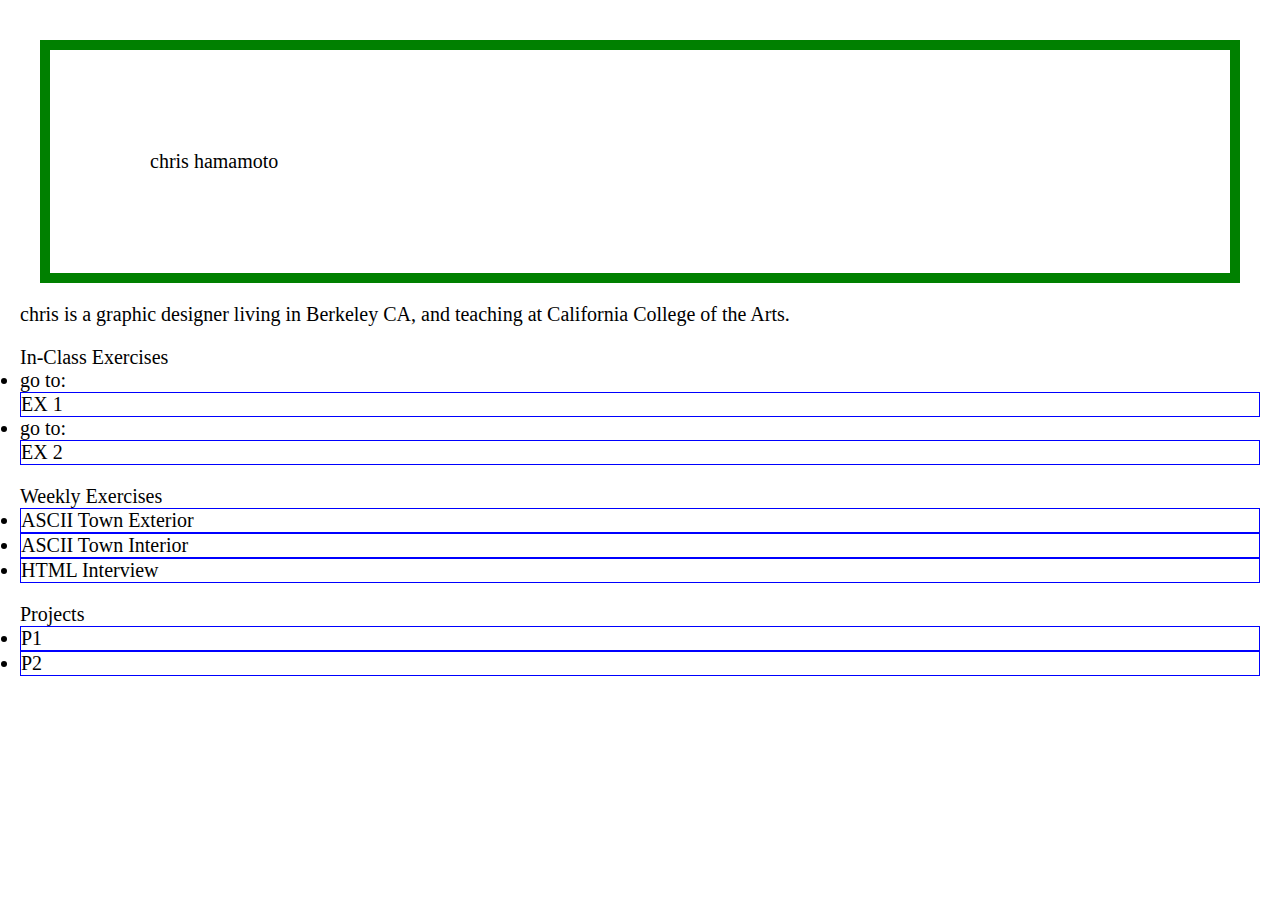
<file: index.html>
<!DOCTYPE html>
<html>

<head>
  <title>chris' Interactive 1 Site</title>
  <meta charset="utf-8" />    
  <link rel="stylesheet" type="text/css" href="css/main.css">

</head>

<body>

  <!-- this is where my code is-->
  <div id="container">
    
    <!-- about me-->
    <h1>chris hamamoto</h1>  
    <p class="desc">chris is a graphic designer living in Berkeley CA, and teaching at California College of the Arts.</p>
    
    <!-- my work -->
    <div id="exercises">
      <h3>In-Class Exercises</h3>

      <ul>
        <li>go to: <a href="#">EX 1</a></li>
        <li>go to: <a href="#">EX 2</a></li>
      </ul>
    
    </div>
    
    <div id="weekly-exercises">
      <h3>Weekly Exercises</h3>

      <ul>
        <li><a href="ascii-town/exterior-chrishamamoto.html">ASCII Town Exterior</a></li>
        <li><a href="ascii-town/interior-chrishamamoto.html">ASCII Town Interior</a></li>
        <li><a href="interview/exercise-interview-html.html">HTML Interview</a></li>
      </ul>
    
    </div>

    <div id="projects">
      <h3>Projects</h3>
    
      <ul>
        <li><a href="#">P1</a></li>
        <li><a href="#">P2</a></li>
      </ul>

    </div>
  </div>
</body>
</html>
</file>
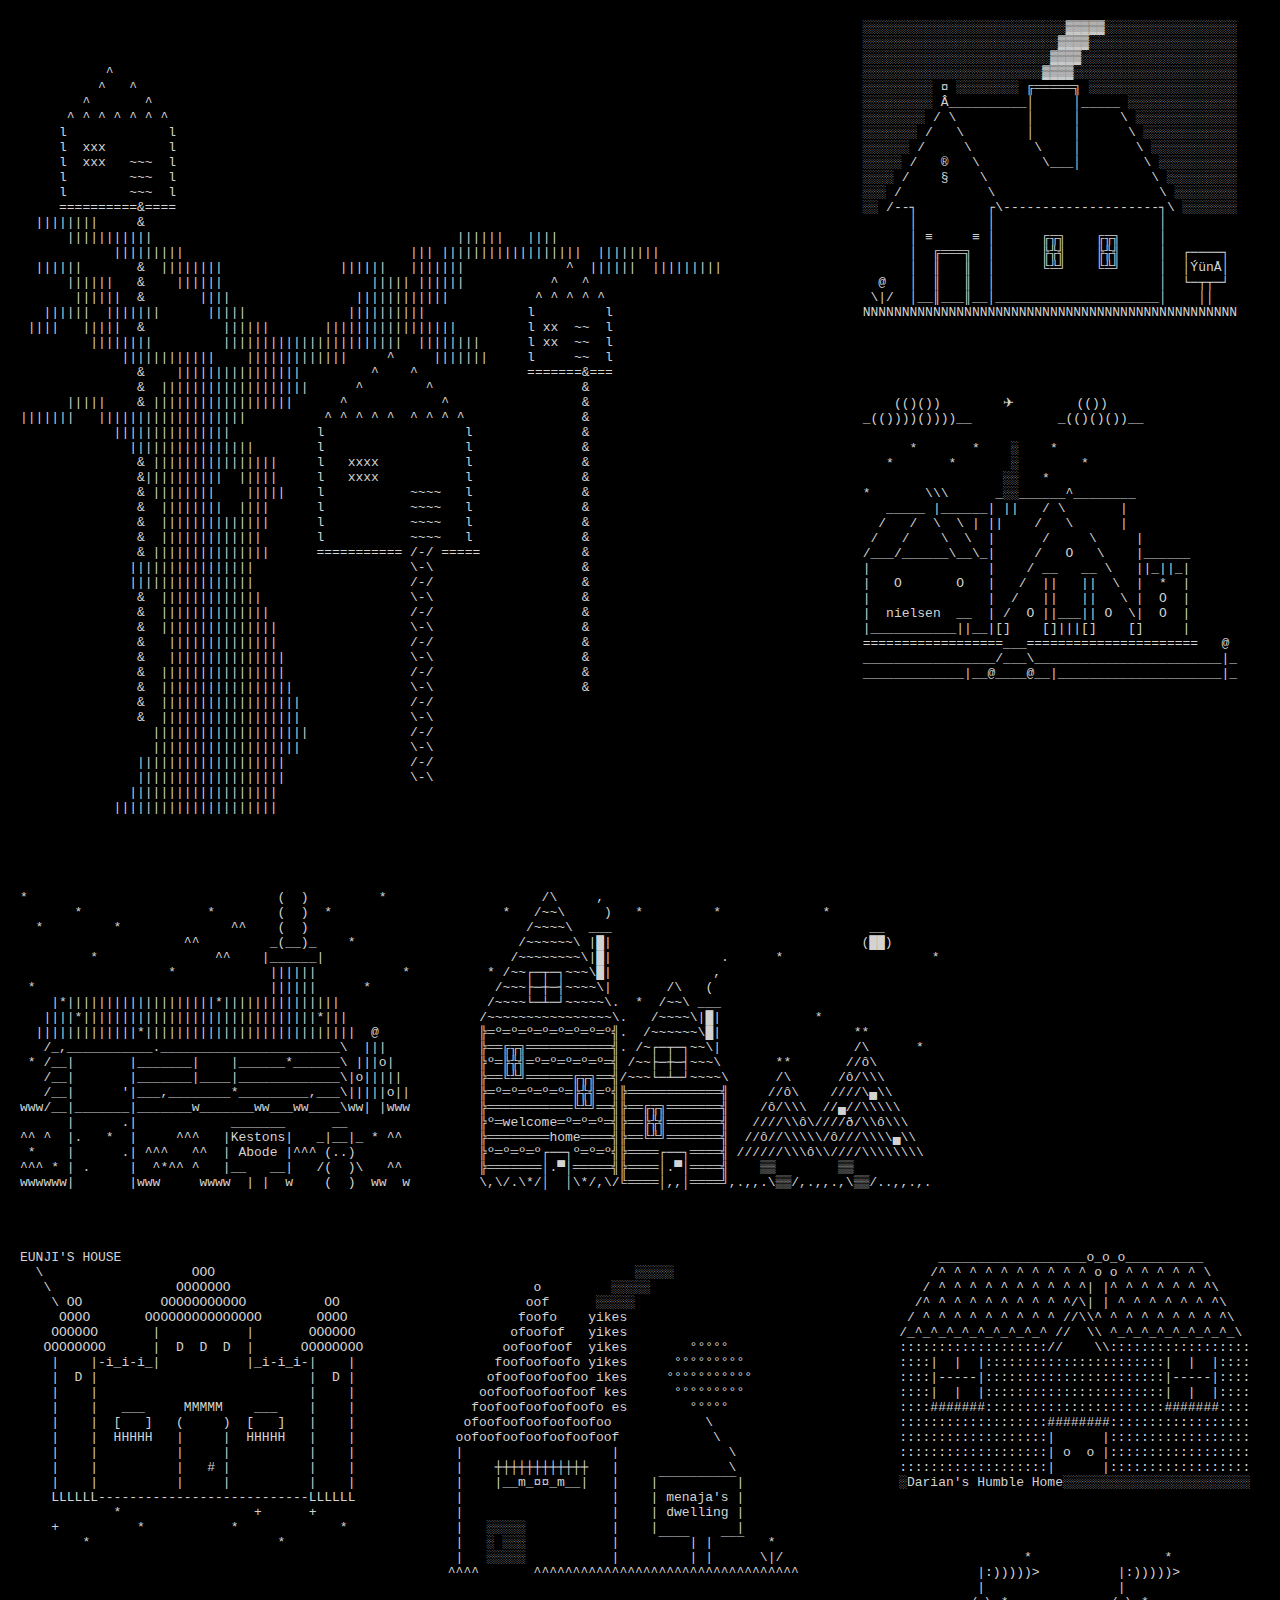
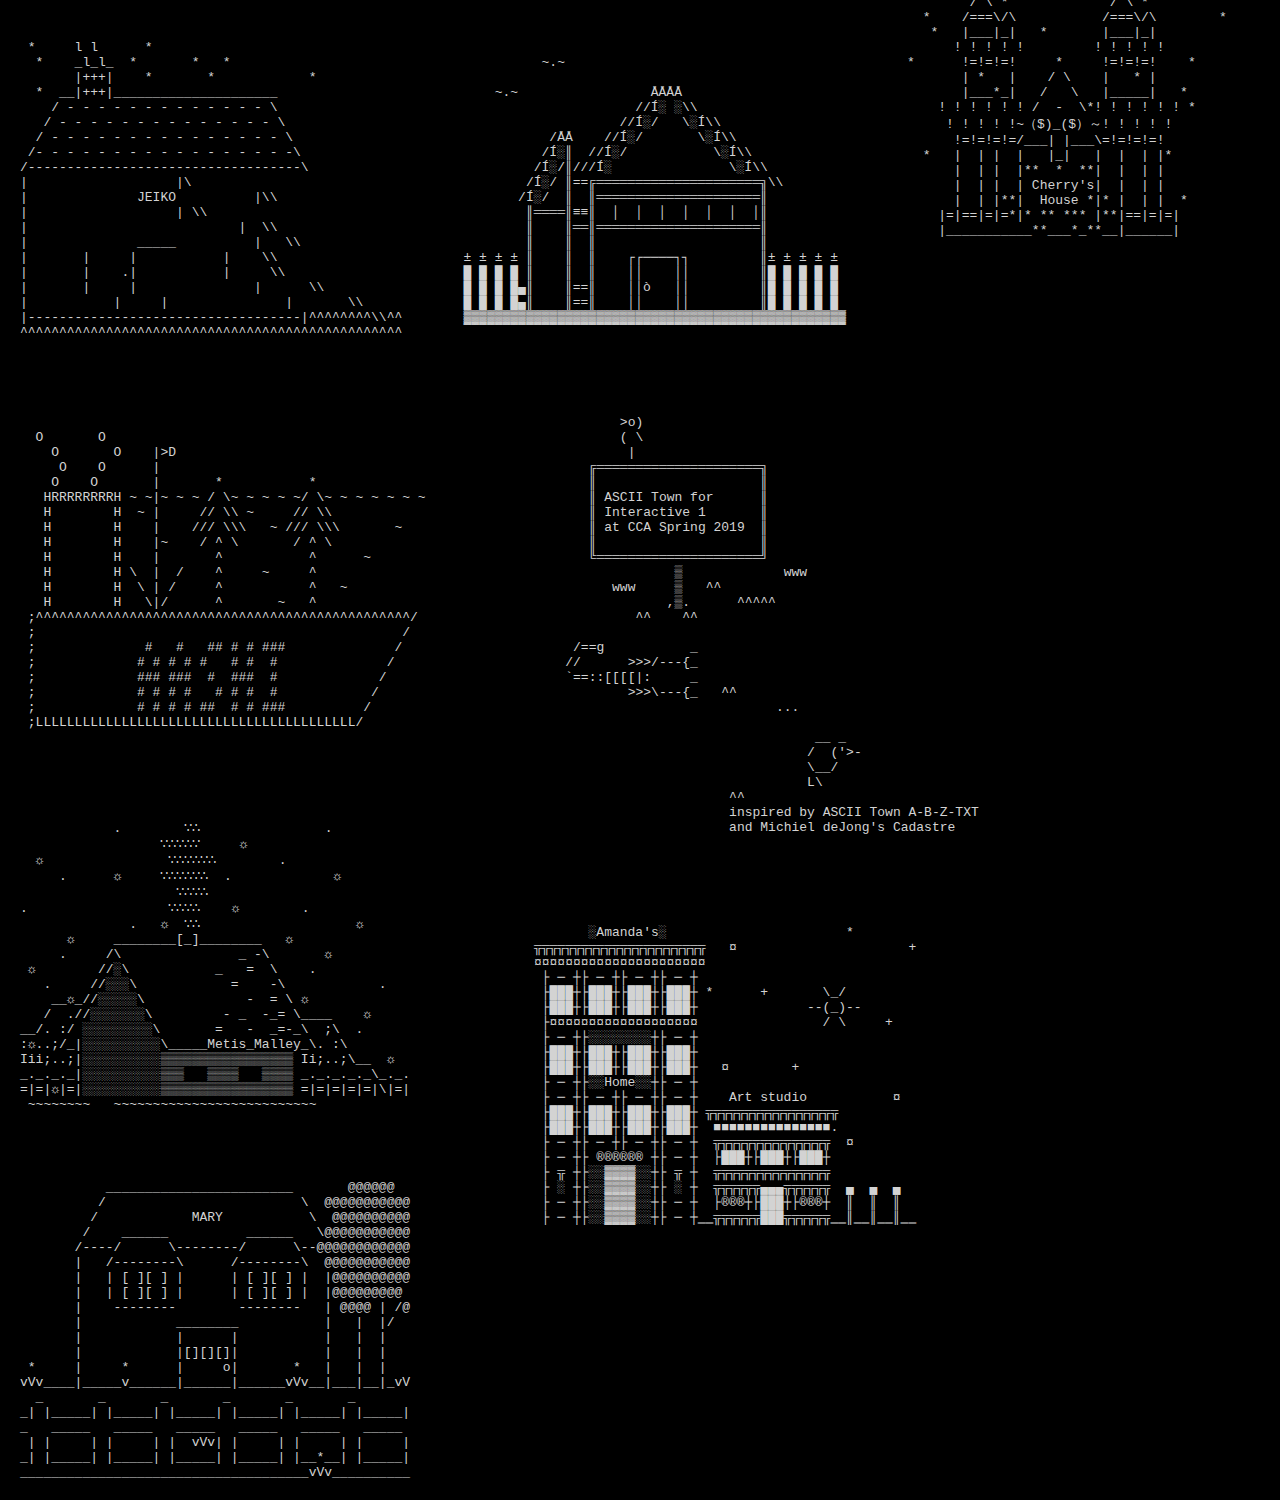
<file: ascii-town/index.html>
<!DOCTYPE html>
<html>
    <head>
        <meta http-equiv="X-UA-Compatible" content="IE=edge">
        <meta charset="utf-8">
        <meta name="viewport" content="width=device-width, initial-scale=1, shrink-to-fit=no">
        <meta name="description" content="">
        <meta name="author" content="">
        <title>CCA Spring 2019 Interactive 1: ASCII Town</title>
        <script src='http://cdnjs.cloudflare.com/ajax/libs/jquery/2.1.3/jquery.min.js'></script>
        <script src='assets/scripts.js'></script>
        <script src='assets/packery.pkgd.min.js'></script>
        <link rel="stylesheet" href="assets/main.css">
    </head>

  <body>
    <div id="town">
      <!-- house -->
      <div class="house">
        <a href="http://spring2019.designing.tools" target="_blank">
<pre>

       >o)
       ( \
        |
   ╔═════════════════════╗
   ║                     ║
   ║ ASCII Town for      ║
   ║ Interactive 1       ║
   ║ at CCA Spring 2019  ║
   ║                     ║
   ╚═════════════════════╝
              ▒             www
      www     ▒   ^^ 
             ,▒.      ^^^^^
         ^^    ^^   

 /==g           _
//      >>>/---{_
`==::[[[[|:     _
        >>>\---{_   ^^
                           ...

                                __ _
                               /  ('>-
                               \__/
                               L\
                     ^^ 
                     inspired by ASCII Town A-B-Z-TXT 
                     and Michiel deJong's Cadastre
                  

</pre>
        </a>
      </div>
      <!-- Nielson -->
      <div class="house">
        <a href="https://narenas1030.github.io/Interactive1/ASCII-TOWN/interior-nielsen-arenas.html" target="_blank">
<pre>
    (()())        ✈        (())
_(())))())))__           _(()()())__    

      *       *    ░    *         
   *       *       ░        * 
                  ░░   *   
*       \\\      _░░______^________    
   _____ |______| ||   / \       |
  /   /  \  \ | ||    /   \      |
 /   /    \  \  |      /     \     |
/___/______\__\_|     /   O   \    |______
|               |    / __   __ \   ||_||_|
|   O       O   |   /  ||   ||  \  |  *  |
|               |  /   ||   ||   \ |  O  |
|  nielsen  __  | /  O ||___|| O  \|  O  |
|___________||__|[]    []|||[]    []     | 
==================___======================   @
_________________/___\________________________|_
_____________|__@____@__|_____________________|_
</pre>
        </a>
      </div>
    
      <!-- Sirui -->
      <div class="house">
        <a href="https://sirius33.github.io/interactive1/ASCII/interior-sirui.html" target="_blank">
<pre>
    

                                                       
           ^
          ^   ^
        ^       ^
      ^ ^ ^ ^ ^ ^ ^
     l             l
     l  xxx        l
     l  xxx   ~~~  l
     l        ~~~  l
     l        ~~~  l
     ==========&====
  ||||||||     &                                                  
      |||||||||||                                       ||||||   ||||
            |||||||||                             ||| ||||||||||||||||||  ||||||||
  ||||||       &  ||||||||               ||||||   |||||||             ^  ||||||  |||||||||          
      ||||||   &    ||||||                   ||||| ||||||           ^   ^ 
       ||||||  &       ||||                ||||||||||||           ^ ^ ^ ^ ^  
   ||||||  |||||||      |||||             ||||||||||             l         l     
 ||||   |||||  &          ||||||       |||||||||||||||||         l xx  ~~  l
         ||||||||         |||||||||||||||||||||||  ||||||||      l xx  ~~  l
             ||||||||||||    |||||||||||||     ^     |||||||     l     ~~  l
               &    ||||||||||||||||         ^    ^              =======&===
               &  |||||||||||||||||||      ^        ^                   &
      |||||    & ||||||||||||||||||      ^            ^                 &
|||||||   |||||||||||||||||||          ^ ^ ^ ^ ^  ^ ^ ^ ^               &
            |||||||||||||||           l                  l              &
              ||||||||||||||||        l                  l              &
               & ||||||||||||||||     l   xxxx           l              &
               &||||||||||  |||||     l   xxxx           l              &
               & ||||||||    |||||    l           ~~~~   l              &
               &  ||||||||  ||||      l           ~~~~   l              &
               &  ||||||||||||||      l           ~~~~   l              &
               &  |||||||||||||       l           ~~~~   l              &
               & |||||||||||||||      =========== /-/ =====             &
              ||||||||||||||||                    \-\                   &
              ||||||||||||||||                    /-/                   &
               &  |||||||||||||                   \-\                   &
               &  ||||||||||||||                  /-/                   &
               &  |||||||||||||||                 \-\                   &
               &   ||||||||||||||                 /-/                   &
               &   |||||||||||||||                \-\                   & 
               &  ||||||||||||||||                /-/                   & 
               &  |||||||||||||||||               \-\                   &
               &  ||||||||||||||||||              /-/                   
               &  ||||||||||||||||||              \-\                   
                 ||||||||||||||||||||             /-/                   
                 |||||||||||||||||||              \-\                   
               |||||||||||||||||||                /-/                   
               |||||||||||||||||||                \-\                   
              |||||||||||||||||||                                   
            |||||||||||||||||||||           

</pre>
        </a>
      </div>
      
      <!-- Jeiko -->
      <div class="house">
        <a href="https://jdasilveira.github.io/interactive1/ASCII/jeikoInterior1.html" target="_blank">
<pre>
 *     l l      *
  *    _l_l_  *       *   *  
       |+++|    *       *            *
  *  __|+++|_____________________
    / - - - - - - - - - - - - - \
   / - - - - - - - - - - - - - - \
  / - - - - - - - - - - - - - - - \
 /- - - - - - - - - - - - - - - - -\
/-----------------------------------\
|                   |\
|              JEIKO          |\\
|                   | \\
|                           |  \\
|              _____          |   \\
|       |     |           |    \\
|       |    .|           |     \\
|       |     |               |      \\
|           |     |               |       \\
|-----------------------------------|^^^^^^^^\\^^
^^^^^^^^^^^^^^^^^^^^^^^^^^^^^^^^^^^^^^^^^^^^^^^^^
</pre>
        </a>
      </div>
      
      <!-- Menaja -->
      <div class="house">
        <a href="https://menaja.github.io/interactive1/ASCII-town/interior-menajaganesh.html" target="_blank">
<pre>                        
                           ░░░░░
              o         ░░░░░ 
             oof      ░░░░░                 
            foofo    yikes
           ofoofof   yikes          
          oofoofoof  yikes        °°°°°
         foofoofoofo yikes      °°°°°°°°° 
        ofoofoofoofoo ikes     °°°°°°°°°°°         
       oofoofoofoofoof kes      °°°°°°°°°
      foofoofoofoofoofo es        °°°°°
     ofoofoofoofoofoofoo            \
    oofoofoofoofoofoofoof            \
    |                   |              \
    |    ┼┼┼┼┼┼┼┼┼┼┼┼   |              \
    |    |__m_¤¤_m__|   |    |¯¯¯¯¯¯¯¯¯¯|
    |                   |    | menaja's |
    |                   |    | dwelling |
    |   ░░░░░           |    |          |
    |   ░ ░░░           |     ¯¯¯¯| | ¯¯¯   *
    |   ░░░░░           |         | |      \|/
   ^^^^       ^^^^^^^^^^^^^^^^^^^^^^^^^^^^^^^^^^
</pre>
        </a>
      </div>  
      
      <!-- Keston -->
      <div class="house">
        <a href="https://kestonc.github.io/interactive1/ASCII-TOWN/interior-kestonhindscruz.html" target="_blank">
<pre>
*                                (  )         *  
       *                *        (  )  *        
  *         *              ^^    (  )
                     ^^         _(__)_    *
         *               ^^    |______|
                   *            ||||||           *
 *                              ||||||      *  
    |*|||||||||||||||||||*|||||||||||||||
   ||||*||||||||||||||||||||||||||||||*|||   
  |||||||||||||*|||||||||||||||||||||||||||  @
   /_,___________._______________________\  |||
 * /__|       |_______|    |______*______\ |||o|
   /__|       |_______|____|_____________\|o|||||
   /__|      '|___,________*_________,___\|||||o|| 
www/__|_______|_______w_______ww___ww____\ww| |www
      |      .|            _______      __
^^ ^  |.   *  |     ^^^   |Kestons|   _|__|_ * ^^
 *    |      .| ^^^   ^^  | Abode |^^^ (..)
^^^ * | .     |  ^*^^ ^   |__   __|   /(  )\   ^^
wwwwww|       |www     wwww  | |  w    (  )  ww  w
</pre>
        </a>
      </div>  
      
      <!-- Tia -->
      <div class="house">
        <a href="https://tiahuang.github.io/interactive1/ASCII-TOWN/interior-tiahuang.html" target="_blank">
<pre>

          ~.~

    ~.~                 ÅÅÅÅ         
                      //Í░ ░\\
                    //Í░/   \░Í\\ 
           /ÅÅ    //Í░/       \░Í\\ 
          /Í░║  //Í░/           \░Í\\ 
         /Í░/║///Í░               \░Í\\ 
        /Í░/ ║==╔═════════════════════╗\\
       /Í░/  ║  ║═════════════════════║
        ║════║≡≡║  │  │  │  │  │  │  │║
        ║    ║══║═════════════════════║
        ║    ║  ║                     ║
± ± ± ± ║    ║  ║    ┌┌────┐┐         ║± ± ± ± ±
█ █ █ █ ║    ║  ║    ││    ││         ║█ █ █ █ █
█ █ █ █▄║    ║==║    ││ò   ││         ║█ █ █ █ █
█ █ █ █▄║    ║==║    ││    ││         ║█ █ █ █ █
▓▓▓▓▓▓▓▓▓▓▓▓▓▓▓▓▓▓▓▓▓▓▓▓▓▓▓▓▓▓▓▓▓▓▓▓▓▓▓▓▓▓▓▓▓▓▓▓▓

</pre>
        </a>
      </div>        
      
      <!-- Yuna -->
      <div class="house">
        <a href="https://yunih.github.io/interactive1/ASCII-TOWN/interior-yunahwang.html" target="_blank">
<pre>
░░░░░░░░░░░░░░░░░░░░░░░░░░▓▓▓▓▓░░░░░░░░░░░░░░░░░
░░░░░░░░░░░░░░░░░░░░░░░░░▓▓▓▓░░░░░░░░░░░░░░░░░░░
░░░░░░░░░░░░░░░░░░░░░░░░▓▓▓▓░░░░░░░░░░░░░░░░░░░░
░░░░░░░░░░░░░░░░░░░░░░░▓▓▓▓░░░░░░░░░░░░░░░░░░░░░
░░░░░░░░░ ¤ ░░░░░░░░ ╔═════╗ ░░░░░░░░░░░░░░░░░░░
░░░░░░░░░ Â__________│     │_____ ░░░░░░░░░░░░░░
░░░░░░░░ / \         │     │     \ ░░░░░░░░░░░░░
░░░░░░░ /   \        │     │      \ ░░░░░░░░░░░░
░░░░░░ /     \        \    │       \ ░░░░░░░░░░░
░░░░░ /   ®   \        \___│        \ ░░░░░░░░░░
░░░░ /    §    \                     \ ░░░░░░░░░
░░░ /           \                     \ ░░░░░░░░
░░ /--┐         ┌\--------------------┐\ ░░░░░░░
      │         │                     │
      │ ≡     ≡ │      ╔╦╗    ╔╦╗     │
      │  ╔═══╗  │      ╠╬╣    ╠╬╣     │  ┌────┐
      │  ║   ║  │      ╚╩╝    ╚╩╝     │  │ÝünÅ│
  @   │  ║   ║  │                     │  └─┬┬─┘ 
 \|/  │__║___║__│_____________________│    ││
NNNNNNNNNNNNNNNNNNNNNNNNNNNNNNNNNNNNNNNNNNNNNNNN

</pre>
        </a>
      </div> 
      
      <!-- Jennifer -->
      <div class="house">
        <a href="https://jenniferjang9.github.io/interactive1/ASCII-TOWN/interior-jenniferjang.html" target="_blank">
<pre>
        /\     ,
   *   /~~\     )   *         *             *
      /~~~~\  ___                                 __
     /~~~~~~\ |█|                                (██)
    /~~~~~~~~\|█|              .      *                   *
 * /~~┌─┬─┐~~~\█|             ,
  /~~~├─┼─┤~~~~\|       /\   (
 /~~~~└─┴─┘~~~~~\.  *  /~~\ ___ 
/~~~~~~~~~~~~~~~~\.   /~~~~\|█|            *    
╠═º═º═º═º═º═º═º═º╣.  /~~~~~~\█|                 ** 
╠══╔╦╗═══════════╣. /~┌─┬─┐~~\|                 /\      *
╠º═╠╬╣═º═º═º═º═º═╣ /~~├─┼─┤~~~\       **       //ô\
╠══╚╩╝══════╔╦╗══╣/~~~└─┴─┘~~~~\      /\      /ô/\\\
╠═º═º═º═º═º═╠╬╣═º╣╠════════════╣     //ô\    ////\▄\\   
╠═══════════╚╩╝══╣╠══╔╦╗═══════╣    /ô/\\\  //▄//\\\\\
╠º═welcome═º═º═º═╣╠══╠╬╣═══════╣   ////\\ô\////ð/\\ô\\\    
╠════════home════╣╠══╚╩╝═══════╣  //ô//\\\\\/ô///\\\\▄\\   
╠º═º═º═º┌──┐º═º═º╣╠════┌──┐════╣ //////\\\ô\\////\\\\\\\\
╠═══════│.▀│═════╣╠════│.▀│════╣    ▒▒        ▒▒  
\,\/.\*/│  │\*/,\/╚════│,,│════╝,.,,.\▒▒/,.,,.,\▒▒/..,,.,.  
</pre>
        </a>
      </div> 
      
      <!-- Aashi -->
      <div class="house">
        <a href="https://aashijhaveri.github.io/interactive1/ASCII-town/interior-aashijhaveri.html" target="_blank">
<pre>

  
  O       O
    O       O    |>D       
     O    O      |         
    O    O       |       *           * 
   HRRRRRRRRH ~ ~|~ ~ ~ / \~ ~ ~ ~ ~/ \~ ~ ~ ~ ~ ~ ~
   H        H  ~ |     // \\ ~     // \\
   H        H    |    /// \\\   ~ /// \\\       ~
   H        H    |~    / ^ \       / ^ \
   H        H    |       ^           ^      ~    
   H        H \  |  /    ^     ~     ^   
   H        H  \ | /     ^           ^   ~
   H        H   \|/      ^       ~   ^
 ;^^^^^^^^^^^^^^^^^^^^^^^^^^^^^^^^^^^^^^^^^^^^^^^^/
 ;                                               /
 ;              #   #   ## # # ###              /
 ;             # # # # #   # #  #              /
 ;             ### ###  #  ###  #             /
 ;             # # # #   # # #  #            /
 ;             # # # # ##  # # ###          /                 
 ;LLLLLLLLLLLLLLLLLLLLLLLLLLLLLLLLLLLLLLLLL/

</pre>
        </a>
      </div> 
      
      <!-- Amanda -->
      <div class="house">
        <a href="https://amandaleeplease.github.io/interactive1/ASCII-town/interior-amandalee.html" target="_blank">
<pre>
       ░Amanda's░                       *
╦╦╦╦╦╦╦╦╦╦╦╦╦╦╦╦╦╦╦╦╦╦   ¤                      +
¤¤¤¤¤¤¤¤¤¤¤¤¤¤¤¤¤¤¤¤¤¤                      
 ├ ─ ┼├ ─ ┼├ ─ ┼├ ─ ┼                 
 ├███┼├███┼├███┼├███┼ *      +       \_/     
 ├███┼├███┼├███┼├███┼              --(_)--        
 ├¤¤¤¤¤¤¤¤¤¤¤¤¤¤¤¤¤¤¤                / \     + 
 ├ ─ ┼├░░░░░░░░┼├ ─ ┼                  
 ├███┼├███┼├███┼├███┼                 
 ├███┼├███┼├███┼├███┼   ¤        +
 ├ ─ ┼├░░Home░░┼├ ─ ┼            
 ├ ─ ┼├ ─ ┼├ ─ ┼├ ─ ┼    Art studio           ¤
 ├███┼├███┼├███┼├███┼ ╦╦╦╦╦╦╦╦╦╦╦╦╦╦╦╦╦
 ├███┼├███┼├███┼├███┼  ■■■■■■■■■■■■■■■.          
 ├ ─ ┼├ ─ ┼├ ─ ┼├ ─ ┼  ╦╦╦╦╦╦╦╦╦╦╦╦╦╦╦  ¤
 ├ ─ ┼├ ®®®®®® ┼├ ─ ┼  ├███┼├███┼├███┼     
 ├ ╦ ┼├░░▓▓▓▓░░┼├ ╦ ┼  ╦╦╦╦╦╦╦╦╦╦╦╦╦╦╦  
 ├ ░ ┼├░░▓▓▓▓░░┼├ ░ ┼  ╦╦╦╦╦╦▄▄▄╦╦╦╦╦╦  ▄  ▄  ▄
 ├ ─ ┼├░░▓▓▓▓░░┼├ ─ ┼  ├®®®┼├███┼├®®®┼  ║  ║  ║ 
 ├ ─ ┼├░░▓▓▓▓░░┼├ ─ ┼‗‗╦╦╦╦╦╦███╦╦╦╦╦╦‗‗║‗‗║‗‗║‗‗
 </pre>
        </a>
      </div> 

      <!-- Eunji -->
      <div class="house">
        <a href="https://eunjileeeunji.github.io/interactive1/ASCII-TOWN/interior-eunjilee.html" target="_blank">
<pre>
EUNJI'S HOUSE
  \                   OOO
   \                OOOOOOO
    \ OO          OOOOOOOOOOO          OO
     OOOO       OOOOOOOOOOOOOOO       OOOO
    OOOOOO       |           |       OOOOOO
   OOOOOOOO      |  D  D  D  |      OOOOOOOO
    |    |-i_i-i_|           |_i-i_i-|    |
    |  D |                           |  D |
    |    |                           |    |
    |    |   ___     MMMMM    ___    |    |
    |    |  [   ]   (     )  [   ]   |    |
    |    |  HHHHH   |     |  HHHHH   |    |
    |    |          |     |          |    |
    |    |          |   # |          |    |
    |    |          |     |          |    |
    LLLLLL---------------------------LLLLLL
            *                 +      +     
    +          *           *             *
        *                        *
</pre>
        </a>
      </div> 

      <!-- Cherry -->
      <div class="house">
        <a href="https://jingyi1118.github.io/interactive1/ascii-town/interior-jingyiling.html" target="_blank">
<pre>
               *                 *      
         |:)))))>          |:)))))>
         |                 |
        / \ *             / \ *
  *    /===\/\           /===\/\        *
   *   |___|_|   *       |___|_|
      ! ! ! ! !         ! ! ! ! !
*      !=!=!=!     *     !=!=!=!    *
       | *   |    / \    |   * |
       |___*_|   /   \   |_____|   *
    ! ! ! ! ! ! /  -  \*! ! ! ! ! ! *
     ! ! ! ! !~（$)_($）～! ! ! ! !
      !=!=!=!=/___| |___\=!=!=!=!
  *   |  | |  |   |_|   |  |  | |*  
      |  | |  |**  *  **|  |  | |  
      |  | |  | Cherry's|  |  | |  
      |  | |**|  House *|* |  | |  *  
    |=|==|=|=*|* ** *** |**|==|=|=|
    |___________**___*_**__|______|
</pre>
        </a>
      </div> 

      <!-- Metis -->
      <div class="house">
        <a href="https://metism100.github.io/interactive1/weekly-exercises/interior-ascii-town.html" target="_blank">
<pre> 
            .        ∵∴                .
                  ∵∴∵∴∵     ☼
  ☼                ∵∴∵∴∵∴        .         
     .      ☼     ∵∴∵∴∵∴  .             ☼
                    ∵∴∵∴                    
.                  ∵∴∵∴    ☼        .     
              .   ☼  ∵∴                    ☼
      ☼     ________[_]________   ☼          
     .     /\               _ -\       ☼ 
 ☼        //░\           _   =  \    .         
   .     //░░░\            =    -\            .
    __☼_//░░░░░\             -  = \ ☼              
   /  .//░░░░░░░\         - _  -_= \____    ☼       
__/. :/ ░░░░░░░░░\       =   -  _=-_\  ;\  .              
:☼..;/_|░░░░░░░░░░\_____Metis_Malley_\. :\       
Iii;..;|░░░░░░░░░░▒▒▒▒▒▒▒▒▒▒▒▒▒▒▒▒▒ Ii;..;\__  ☼
_._._._|░░░░░░░░░░▒▒▒   ▒▒▒▒   ▒▒▒▒ _._._._._\_._.    
=|=|☼|=|░░░░░░░░░░▒▒▒▒▒▒▒▒▒▒▒▒▒▒▒▒▒ =|=|=|=|=|\|=|
 ~~~~~~~~   ~~~~~~~~~~~~~~~~~~~~~~~~~~

</pre>
        </a>
      </div> 

      <!-- Darian -->
      <div class="house">
        <a href="https://darnew.github.io/Interactive1/ASCII-town/interior-dariannewman.html" target="_blank">
<pre>
       ___________________o_o_o__________
      /^ ^ ^ ^ ^ ^ ^ ^ ^ ^ o o ^ ^ ^ ^ ^ \
     / ^ ^ ^ ^ ^ ^ ^ ^ ^ ^| |^ ^ ^ ^ ^ ^ ^\
    /^ ^ ^ ^ ^ ^ ^ ^ ^ ^/\| | ^ ^ ^ ^ ^ ^ ^\
   / ^ ^ ^ ^ ^ ^ ^ ^ ^ //\\^ ^ ^ ^ ^ ^ ^ ^ ^\
  /_^_^_^_^_^_^_^_^_^ //  \\ ^_^_^_^_^_^_^_^_\
  ::::::::::::::::::://    \\::::::::::::::::::
  ::::|  |  |:::::::::::::::::::::::|  |  |::::
  ::::|-----|:::::::::::::::::::::::|-----|::::
  ::::|  |  |:::::::::::::::::::::::|  |  |::::
  ::::#######:::::::::::::::::::::::#######::::
  :::::::::::::::::::########::::::::::::::::::
  :::::::::::::::::::|      |::::::::::::::::::
  :::::::::::::::::::| o  o |::::::::::::::::::
  :::::::::::::::::::|      |::::::::::::::::::
  ░Darian's Humble Home░░░░░░░░░░░░░░░░░░░░░░░░
</pre>
        </a>
      </div> 

      <!-- Mary -->
      <div class="house">
        <a href="https://vainsteinmary.github.io/Interactive1/ASCII-town/interior-maryvainstein.html" target="_blank">
<pre>
           ________________________       @@@@@@
          /                         \  @@@@@@@@@@@
         /            MARY           \  @@@@@@@@@@
        /    ______          ______   \@@@@@@@@@@@
       /----/      \--------/      \--@@@@@@@@@@@@
       |   /--------\      /--------\  @@@@@@@@@@@
       |   | [ ][ ] |      | [ ][ ] |  |@@@@@@@@@@
       |   | [ ][ ] |      | [ ][ ] |  |@@@@@@@@@ 
       |    --------        --------   | @@@@ | /@ 
       |            ________           |   |  |/
       |            |      |           |   |  |
       |            |[][][]|           |   |  |
 *     |     *      |     o|       *   |   |  | 
vVv____|_____v______|______|______vVv__|___|__|_vV
  _       _       _       _       _       _     
_| |_____| |_____| |_____| |_____| |_____| |_____|
_   _____   _____   _____   _____   _____   _____ 
 | |     | |     | |  vVv| |     | |     | |     |
_| |_____| |_____| |_____| |_____| |__*__| |_____|
_____________________________________vVv__________
</pre>
        </a>
      </div>  
    </div>   
  </body>
</html>
</file>
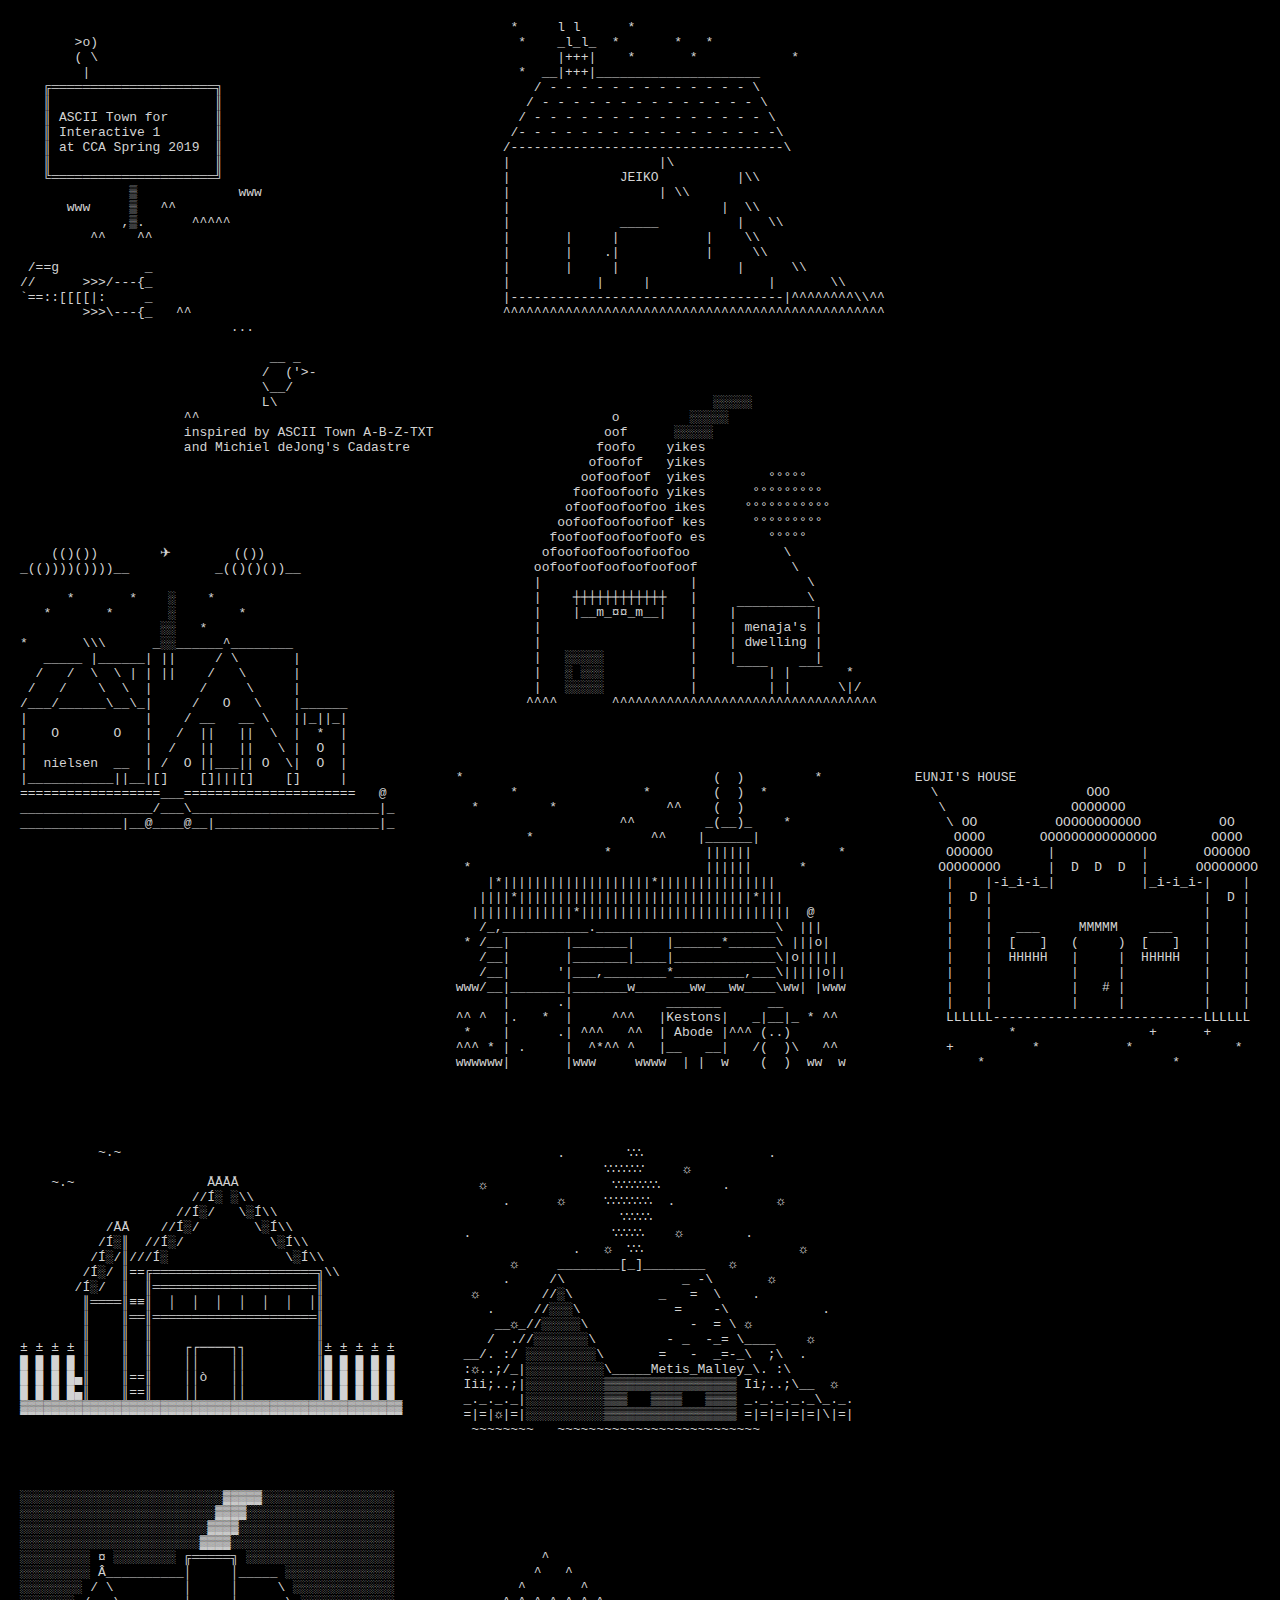
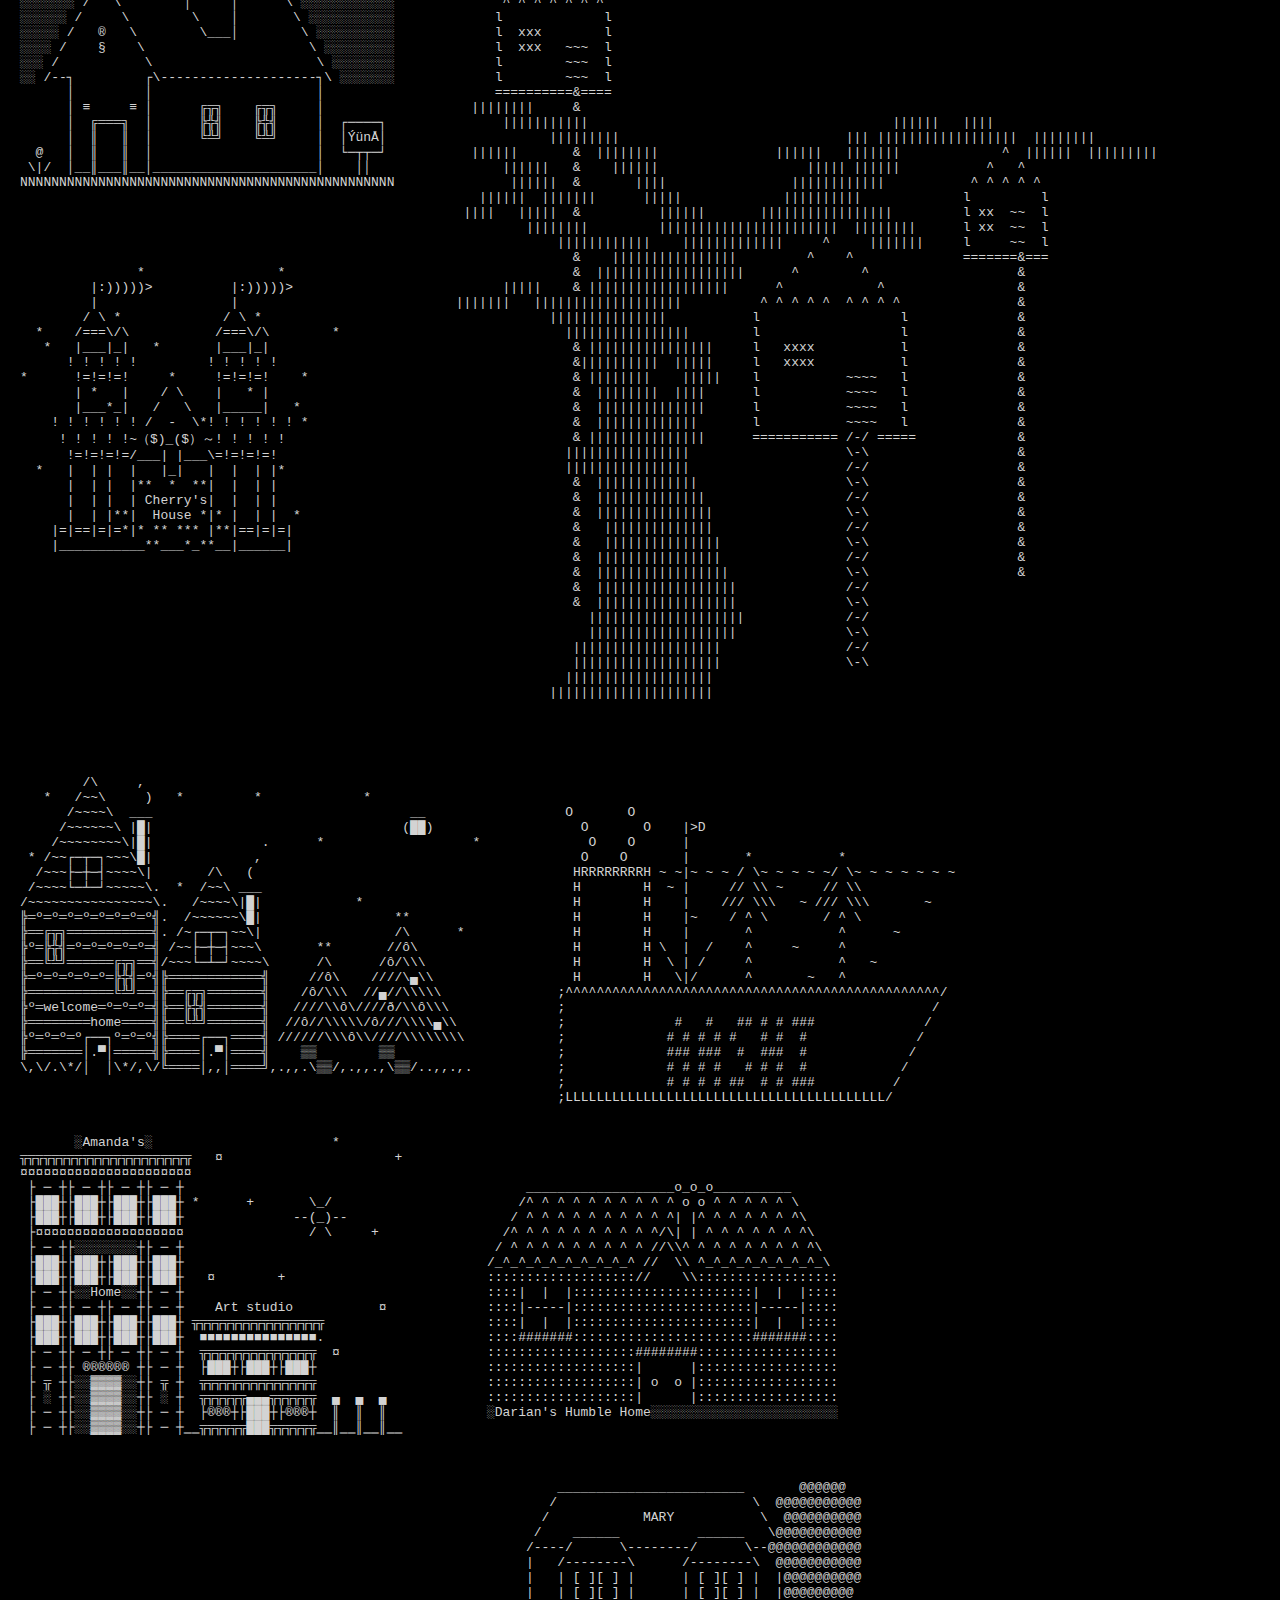
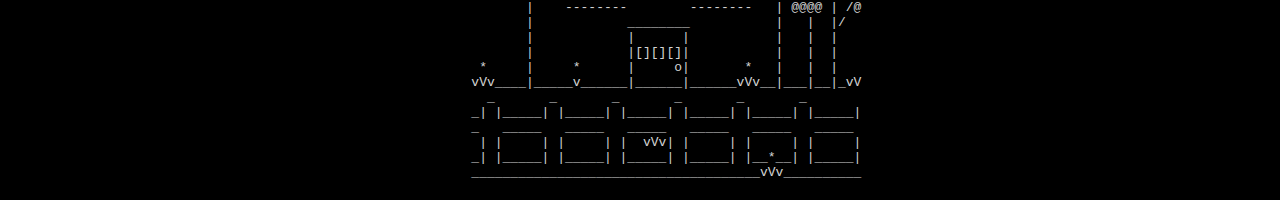
<file: ascii/index.html>
<!DOCTYPE html>
<html>
    <head>
        <meta http-equiv="X-UA-Compatible" content="IE=edge">
        <meta charset="utf-8">
        <meta name="viewport" content="width=device-width, initial-scale=1, shrink-to-fit=no">
        <meta name="description" content="">
        <meta name="author" content="">
        <title>CCA Spring 2019 Interactive 1: ASCII Town</title>
        <script src='https://cdnjs.cloudflare.com/ajax/libs/jquery/2.1.3/jquery.min.js'></script>
        <script src='assets/scripts.js'></script>
        <script src='assets/packery.pkgd.min.js'></script>
        <link rel="stylesheet" href="assets/main.css">
    </head>

  <body>
    <div id="town">
      <!-- house -->
      <div class="house">
        <a href="http://spring2019.designing.tools" target="_blank">
<pre>

       >o)
       ( \
        |
   ╔═════════════════════╗
   ║                     ║
   ║ ASCII Town for      ║
   ║ Interactive 1       ║
   ║ at CCA Spring 2019  ║
   ║                     ║
   ╚═════════════════════╝
              ▒             www
      www     ▒   ^^ 
             ,▒.      ^^^^^
         ^^    ^^   

 /==g           _
//      >>>/---{_
`==::[[[[|:     _
        >>>\---{_   ^^
                           ...

                                __ _
                               /  ('>-
                               \__/
                               L\
                     ^^ 
                     inspired by ASCII Town A-B-Z-TXT 
                     and Michiel deJong's Cadastre
                  

</pre>
        </a>
      </div>
      <!-- Nielson -->
      <div class="house">
        <a href="https://narenas1030.github.io/Interactive1/ASCII-TOWN/interior-nielsen-arenas.html" target="_blank">
<pre>
    (()())        ✈        (())
_(())))())))__           _(()()())__    

      *       *    ░    *         
   *       *       ░        * 
                  ░░   *   
*       \\\      _░░______^________    
   _____ |______| ||     / \       |
  /   /  \  \ | | ||    /   \      |
 /   /    \  \  |      /     \     |
/___/______\__\_|     /   O   \    |______
|               |    / __   __ \   ||_||_|
|   O       O   |   /  ||   ||  \  |  *  |
|               |  /   ||   ||   \ |  O  |
|  nielsen  __  | /  O ||___|| O  \|  O  |
|___________||__|[]    []|||[]    []     | 
==================___======================   @
_________________/___\________________________|_
_____________|__@____@__|_____________________|_
</pre>
        </a>
      </div>
    
      <!-- Sirui -->
      <div class="house">
        <a href="https://sirius33.github.io/interactive1/ASCII/interior-sirui.html" target="_blank">
<pre>
    

                                                       
           ^
          ^   ^
        ^       ^
      ^ ^ ^ ^ ^ ^ ^
     l             l
     l  xxx        l
     l  xxx   ~~~  l
     l        ~~~  l
     l        ~~~  l
     ==========&====
  ||||||||     &                                                  
      |||||||||||                                       ||||||   ||||
            |||||||||                             ||| ||||||||||||||||||  ||||||||
  ||||||       &  ||||||||               ||||||   |||||||             ^  ||||||  |||||||||          
      ||||||   &    ||||||                   ||||| ||||||           ^   ^ 
       ||||||  &       ||||                ||||||||||||           ^ ^ ^ ^ ^  
   ||||||  |||||||      |||||             ||||||||||             l         l     
 ||||   |||||  &          ||||||       |||||||||||||||||         l xx  ~~  l
         ||||||||         |||||||||||||||||||||||  ||||||||      l xx  ~~  l
             ||||||||||||    |||||||||||||     ^     |||||||     l     ~~  l
               &    ||||||||||||||||         ^    ^              =======&===
               &  |||||||||||||||||||      ^        ^                   &
      |||||    & ||||||||||||||||||      ^            ^                 &
|||||||   |||||||||||||||||||          ^ ^ ^ ^ ^  ^ ^ ^ ^               &
            |||||||||||||||           l                  l              &
              ||||||||||||||||        l                  l              &
               & ||||||||||||||||     l   xxxx           l              &
               &||||||||||  |||||     l   xxxx           l              &
               & ||||||||    |||||    l           ~~~~   l              &
               &  ||||||||  ||||      l           ~~~~   l              &
               &  ||||||||||||||      l           ~~~~   l              &
               &  |||||||||||||       l           ~~~~   l              &
               & |||||||||||||||      =========== /-/ =====             &
              ||||||||||||||||                    \-\                   &
              ||||||||||||||||                    /-/                   &
               &  |||||||||||||                   \-\                   &
               &  ||||||||||||||                  /-/                   &
               &  |||||||||||||||                 \-\                   &
               &   ||||||||||||||                 /-/                   &
               &   |||||||||||||||                \-\                   & 
               &  ||||||||||||||||                /-/                   & 
               &  |||||||||||||||||               \-\                   &
               &  ||||||||||||||||||              /-/                   
               &  ||||||||||||||||||              \-\                   
                 ||||||||||||||||||||             /-/                   
                 |||||||||||||||||||              \-\                   
               |||||||||||||||||||                /-/                   
               |||||||||||||||||||                \-\                   
              |||||||||||||||||||                                   
            |||||||||||||||||||||           

</pre>
        </a>
      </div>
      
      <!-- Jeiko -->
      <div class="house">
        <a href="https://jdasilveira.github.io/interactive1/ASCII/jeikoInterior1.html" target="_blank">
<pre>
 *     l l      *
  *    _l_l_  *       *   *  
       |+++|    *       *            *
  *  __|+++|_____________________
    / - - - - - - - - - - - - - \
   / - - - - - - - - - - - - - - \
  / - - - - - - - - - - - - - - - \
 /- - - - - - - - - - - - - - - - -\
/-----------------------------------\
|                   |\
|              JEIKO          |\\
|                   | \\
|                           |  \\
|              _____          |   \\
|       |     |           |    \\
|       |    .|           |     \\
|       |     |               |      \\
|           |     |               |       \\
|-----------------------------------|^^^^^^^^\\^^
^^^^^^^^^^^^^^^^^^^^^^^^^^^^^^^^^^^^^^^^^^^^^^^^^
</pre>
        </a>
      </div>
      
      <!-- Menaja -->
      <div class="house">
        <a href="https://menaja.github.io/interactive1/ASCII-town/interior-menajaganesh.html" target="_blank">
<pre>                        
                           ░░░░░
              o         ░░░░░ 
             oof      ░░░░░                 
            foofo    yikes
           ofoofof   yikes          
          oofoofoof  yikes        °°°°°
         foofoofoofo yikes      °°°°°°°°° 
        ofoofoofoofoo ikes     °°°°°°°°°°°         
       oofoofoofoofoof kes      °°°°°°°°°
      foofoofoofoofoofo es        °°°°°
     ofoofoofoofoofoofoo            \
    oofoofoofoofoofoofoof            \
    |                   |              \
    |    ┼┼┼┼┼┼┼┼┼┼┼┼   |              \
    |    |__m_¤¤_m__|   |    |¯¯¯¯¯¯¯¯¯¯|
    |                   |    | menaja's |
    |                   |    | dwelling |
    |   ░░░░░           |    |          |
    |   ░ ░░░           |     ¯¯¯¯| | ¯¯¯   *
    |   ░░░░░           |         | |      \|/
   ^^^^       ^^^^^^^^^^^^^^^^^^^^^^^^^^^^^^^^^^
</pre>
        </a>
      </div>  
      
      <!-- Keston -->
      <div class="house">
        <a href="https://kestonc.github.io/interactive1/ASCII-TOWN/interior-kestonhindscruz.html" target="_blank">
<pre>
*                                (  )         *  
       *                *        (  )  *        
  *         *              ^^    (  )
                     ^^         _(__)_    *
         *               ^^    |______|
                   *            ||||||           *
 *                              ||||||      *  
    |*|||||||||||||||||||*|||||||||||||||
   ||||*||||||||||||||||||||||||||||||*|||   
  |||||||||||||*|||||||||||||||||||||||||||  @
   /_,___________._______________________\  |||
 * /__|       |_______|    |______*______\ |||o|
   /__|       |_______|____|_____________\|o|||||
   /__|      '|___,________*_________,___\|||||o|| 
www/__|_______|_______w_______ww___ww____\ww| |www
      |      .|            _______      __
^^ ^  |.   *  |     ^^^   |Kestons|   _|__|_ * ^^
 *    |      .| ^^^   ^^  | Abode |^^^ (..)
^^^ * | .     |  ^*^^ ^   |__   __|   /(  )\   ^^
wwwwww|       |www     wwww  | |  w    (  )  ww  w
</pre>
        </a>
      </div>  
      
      <!-- Tia -->
      <div class="house">
        <a href="https://tiahuang.github.io/interactive1/ASCII-TOWN/interior-tiahuang.html" target="_blank">
<pre>

          ~.~

    ~.~                 ÅÅÅÅ         
                      //Í░ ░\\
                    //Í░/   \░Í\\ 
           /ÅÅ    //Í░/       \░Í\\ 
          /Í░║  //Í░/           \░Í\\ 
         /Í░/║///Í░               \░Í\\ 
        /Í░/ ║==╔═════════════════════╗\\
       /Í░/  ║  ║═════════════════════║
        ║════║≡≡║  │  │  │  │  │  │  │║
        ║    ║══║═════════════════════║
        ║    ║  ║                     ║
± ± ± ± ║    ║  ║    ┌┌────┐┐         ║± ± ± ± ±
█ █ █ █ ║    ║  ║    ││    ││         ║█ █ █ █ █
█ █ █ █▄║    ║==║    ││ò   ││         ║█ █ █ █ █
█ █ █ █▄║    ║==║    ││    ││         ║█ █ █ █ █
▓▓▓▓▓▓▓▓▓▓▓▓▓▓▓▓▓▓▓▓▓▓▓▓▓▓▓▓▓▓▓▓▓▓▓▓▓▓▓▓▓▓▓▓▓▓▓▓▓

</pre>
        </a>
      </div>        
      
      <!-- Yuna -->
      <div class="house">
        <a href="https://yunih.github.io/interactive1/ASCII-TOWN/interior-yunahwang.html" target="_blank">
<pre>
░░░░░░░░░░░░░░░░░░░░░░░░░░▓▓▓▓▓░░░░░░░░░░░░░░░░░
░░░░░░░░░░░░░░░░░░░░░░░░░▓▓▓▓░░░░░░░░░░░░░░░░░░░
░░░░░░░░░░░░░░░░░░░░░░░░▓▓▓▓░░░░░░░░░░░░░░░░░░░░
░░░░░░░░░░░░░░░░░░░░░░░▓▓▓▓░░░░░░░░░░░░░░░░░░░░░
░░░░░░░░░ ¤ ░░░░░░░░ ╔═════╗ ░░░░░░░░░░░░░░░░░░░
░░░░░░░░░ Â__________│     │_____ ░░░░░░░░░░░░░░
░░░░░░░░ / \         │     │     \ ░░░░░░░░░░░░░
░░░░░░░ /   \        │     │      \ ░░░░░░░░░░░░
░░░░░░ /     \        \    │       \ ░░░░░░░░░░░
░░░░░ /   ®   \        \___│        \ ░░░░░░░░░░
░░░░ /    §    \                     \ ░░░░░░░░░
░░░ /           \                     \ ░░░░░░░░
░░ /--┐         ┌\--------------------┐\ ░░░░░░░
      │         │                     │
      │ ≡     ≡ │      ╔╦╗    ╔╦╗     │
      │  ╔═══╗  │      ╠╬╣    ╠╬╣     │  ┌────┐
      │  ║   ║  │      ╚╩╝    ╚╩╝     │  │ÝünÅ│
  @   │  ║   ║  │                     │  └─┬┬─┘ 
 \|/  │__║___║__│_____________________│    ││
NNNNNNNNNNNNNNNNNNNNNNNNNNNNNNNNNNNNNNNNNNNNNNNN

</pre>
        </a>
      </div> 
      
      <!-- Jennifer -->
      <div class="house">
        <a href="https://jenniferjang9.github.io/interactive1/ASCII-TOWN/interior-jenniferjang.html" target="_blank">
<pre>
        /\     ,
   *   /~~\     )   *         *             *
      /~~~~\  ___                                 __
     /~~~~~~\ |█|                                (██)
    /~~~~~~~~\|█|              .      *                   *
 * /~~┌─┬─┐~~~\█|             ,
  /~~~├─┼─┤~~~~\|       /\   (
 /~~~~└─┴─┘~~~~~\.  *  /~~\ ___ 
/~~~~~~~~~~~~~~~~\.   /~~~~\|█|            *    
╠═º═º═º═º═º═º═º═º╣.  /~~~~~~\█|                 ** 
╠══╔╦╗═══════════╣. /~┌─┬─┐~~\|                 /\      *
╠º═╠╬╣═º═º═º═º═º═╣ /~~├─┼─┤~~~\       **       //ô\
╠══╚╩╝══════╔╦╗══╣/~~~└─┴─┘~~~~\      /\      /ô/\\\
╠═º═º═º═º═º═╠╬╣═º╣╠════════════╣     //ô\    ////\▄\\   
╠═══════════╚╩╝══╣╠══╔╦╗═══════╣    /ô/\\\  //▄//\\\\\
╠º═welcome═º═º═º═╣╠══╠╬╣═══════╣   ////\\ô\////ð/\\ô\\\    
╠════════home════╣╠══╚╩╝═══════╣  //ô//\\\\\/ô///\\\\▄\\   
╠º═º═º═º┌──┐º═º═º╣╠════┌──┐════╣ //////\\\ô\\////\\\\\\\\
╠═══════│.▀│═════╣╠════│.▀│════╣    ▒▒        ▒▒  
\,\/.\*/│  │\*/,\/╚════│,,│════╝,.,,.\▒▒/,.,,.,\▒▒/..,,.,.  
</pre>
        </a>
      </div> 
      
      <!-- Aashi -->
      <div class="house">
        <a href="https://aashijhaveri.github.io/interactive1/ASCII-town/interior-aashijhaveri.html" target="_blank">
<pre>

  
  O       O
    O       O    |>D       
     O    O      |         
    O    O       |       *           * 
   HRRRRRRRRH ~ ~|~ ~ ~ / \~ ~ ~ ~ ~/ \~ ~ ~ ~ ~ ~ ~
   H        H  ~ |     // \\ ~     // \\
   H        H    |    /// \\\   ~ /// \\\       ~
   H        H    |~    / ^ \       / ^ \
   H        H    |       ^           ^      ~    
   H        H \  |  /    ^     ~     ^   
   H        H  \ | /     ^           ^   ~
   H        H   \|/      ^       ~   ^
 ;^^^^^^^^^^^^^^^^^^^^^^^^^^^^^^^^^^^^^^^^^^^^^^^^/
 ;                                               /
 ;              #   #   ## # # ###              /
 ;             # # # # #   # #  #              /
 ;             ### ###  #  ###  #             /
 ;             # # # #   # # #  #            /
 ;             # # # # ##  # # ###          /                 
 ;LLLLLLLLLLLLLLLLLLLLLLLLLLLLLLLLLLLLLLLLL/

</pre>
        </a>
      </div> 
      
      <!-- Amanda -->
      <div class="house">
        <a href="https://amandaleeplease.github.io/interactive1/ASCII-town/interior-amandalee.html" target="_blank">
<pre>
       ░Amanda's░                       *
╦╦╦╦╦╦╦╦╦╦╦╦╦╦╦╦╦╦╦╦╦╦   ¤                      +
¤¤¤¤¤¤¤¤¤¤¤¤¤¤¤¤¤¤¤¤¤¤                      
 ├ ─ ┼├ ─ ┼├ ─ ┼├ ─ ┼                 
 ├███┼├███┼├███┼├███┼ *      +       \_/     
 ├███┼├███┼├███┼├███┼              --(_)--        
 ├¤¤¤¤¤¤¤¤¤¤¤¤¤¤¤¤¤¤¤                / \     + 
 ├ ─ ┼├░░░░░░░░┼├ ─ ┼                  
 ├███┼├███┼├███┼├███┼                 
 ├███┼├███┼├███┼├███┼   ¤        +
 ├ ─ ┼├░░Home░░┼├ ─ ┼            
 ├ ─ ┼├ ─ ┼├ ─ ┼├ ─ ┼    Art studio           ¤
 ├███┼├███┼├███┼├███┼ ╦╦╦╦╦╦╦╦╦╦╦╦╦╦╦╦╦
 ├███┼├███┼├███┼├███┼  ■■■■■■■■■■■■■■■.          
 ├ ─ ┼├ ─ ┼├ ─ ┼├ ─ ┼  ╦╦╦╦╦╦╦╦╦╦╦╦╦╦╦  ¤
 ├ ─ ┼├ ®®®®®® ┼├ ─ ┼  ├███┼├███┼├███┼     
 ├ ╦ ┼├░░▓▓▓▓░░┼├ ╦ ┼  ╦╦╦╦╦╦╦╦╦╦╦╦╦╦╦  
 ├ ░ ┼├░░▓▓▓▓░░┼├ ░ ┼  ╦╦╦╦╦╦▄▄▄╦╦╦╦╦╦  ▄  ▄  ▄
 ├ ─ ┼├░░▓▓▓▓░░┼├ ─ ┼  ├®®®┼├███┼├®®®┼  ║  ║  ║ 
 ├ ─ ┼├░░▓▓▓▓░░┼├ ─ ┼‗‗╦╦╦╦╦╦███╦╦╦╦╦╦‗‗║‗‗║‗‗║‗‗
 </pre>
        </a>
      </div> 

      <!-- Eunji -->
      <div class="house">
        <a href="https://eunjileeeunji.github.io/interactive1/ASCII-TOWN/interior-eunjilee.html" target="_blank">
<pre>
EUNJI'S HOUSE
  \                   OOO
   \                OOOOOOO
    \ OO          OOOOOOOOOOO          OO
     OOOO       OOOOOOOOOOOOOOO       OOOO
    OOOOOO       |           |       OOOOOO
   OOOOOOOO      |  D  D  D  |      OOOOOOOO
    |    |-i_i-i_|           |_i-i_i-|    |
    |  D |                           |  D |
    |    |                           |    |
    |    |   ___     MMMMM    ___    |    |
    |    |  [   ]   (     )  [   ]   |    |
    |    |  HHHHH   |     |  HHHHH   |    |
    |    |          |     |          |    |
    |    |          |   # |          |    |
    |    |          |     |          |    |
    LLLLLL---------------------------LLLLLL
            *                 +      +     
    +          *           *             *
        *                        *
</pre>
        </a>
      </div> 

      <!-- Cherry -->
      <div class="house">
        <a href="https://jingyi1118.github.io/interactive1/ascii-town/interior-jingyiling.html" target="_blank">
<pre>
               *                 *      
         |:)))))>          |:)))))>
         |                 |
        / \ *             / \ *
  *    /===\/\           /===\/\        *
   *   |___|_|   *       |___|_|
      ! ! ! ! !         ! ! ! ! !
*      !=!=!=!     *     !=!=!=!    *
       | *   |    / \    |   * |
       |___*_|   /   \   |_____|   *
    ! ! ! ! ! ! /  -  \*! ! ! ! ! ! *
     ! ! ! ! !~（$)_($）～! ! ! ! !
      !=!=!=!=/___| |___\=!=!=!=!
  *   |  | |  |   |_|   |  |  | |*  
      |  | |  |**  *  **|  |  | |  
      |  | |  | Cherry's|  |  | |  
      |  | |**|  House *|* |  | |  *  
    |=|==|=|=*|* ** *** |**|==|=|=|
    |___________**___*_**__|______|
</pre>
        </a>
      </div> 

      <!-- Metis -->
      <div class="house">
        <a href="https://metism100.github.io/interactive1/weekly-exercises/interior-ascii-town.html" target="_blank">
<pre> 
            .        ∵∴                .
                  ∵∴∵∴∵     ☼
  ☼                ∵∴∵∴∵∴        .         
     .      ☼     ∵∴∵∴∵∴  .             ☼
                    ∵∴∵∴                    
.                  ∵∴∵∴    ☼        .     
              .   ☼  ∵∴                    ☼
      ☼     ________[_]________   ☼          
     .     /\               _ -\       ☼ 
 ☼        //░\           _   =  \    .         
   .     //░░░\            =    -\            .
    __☼_//░░░░░\             -  = \ ☼              
   /  .//░░░░░░░\         - _  -_= \____    ☼       
__/. :/ ░░░░░░░░░\       =   -  _=-_\  ;\  .              
:☼..;/_|░░░░░░░░░░\_____Metis_Malley_\. :\       
Iii;..;|░░░░░░░░░░▒▒▒▒▒▒▒▒▒▒▒▒▒▒▒▒▒ Ii;..;\__  ☼
_._._._|░░░░░░░░░░▒▒▒   ▒▒▒▒   ▒▒▒▒ _._._._._\_._.    
=|=|☼|=|░░░░░░░░░░▒▒▒▒▒▒▒▒▒▒▒▒▒▒▒▒▒ =|=|=|=|=|\|=|
 ~~~~~~~~   ~~~~~~~~~~~~~~~~~~~~~~~~~~

</pre>
        </a>
      </div> 

      <!-- Darian -->
      <div class="house">
        <a href="https://darnew.github.io/Interactive1/ASCII-town/interior-dariannewman.html" target="_blank">
<pre>
       ___________________o_o_o__________
      /^ ^ ^ ^ ^ ^ ^ ^ ^ ^ o o ^ ^ ^ ^ ^ \
     / ^ ^ ^ ^ ^ ^ ^ ^ ^ ^| |^ ^ ^ ^ ^ ^ ^\
    /^ ^ ^ ^ ^ ^ ^ ^ ^ ^/\| | ^ ^ ^ ^ ^ ^ ^\
   / ^ ^ ^ ^ ^ ^ ^ ^ ^ //\\^ ^ ^ ^ ^ ^ ^ ^ ^\
  /_^_^_^_^_^_^_^_^_^ //  \\ ^_^_^_^_^_^_^_^_\
  ::::::::::::::::::://    \\::::::::::::::::::
  ::::|  |  |:::::::::::::::::::::::|  |  |::::
  ::::|-----|:::::::::::::::::::::::|-----|::::
  ::::|  |  |:::::::::::::::::::::::|  |  |::::
  ::::#######:::::::::::::::::::::::#######::::
  :::::::::::::::::::########::::::::::::::::::
  :::::::::::::::::::|      |::::::::::::::::::
  :::::::::::::::::::| o  o |::::::::::::::::::
  :::::::::::::::::::|      |::::::::::::::::::
  ░Darian's Humble Home░░░░░░░░░░░░░░░░░░░░░░░░
</pre>
        </a>
      </div> 

      <!-- Mary -->
      <div class="house">
        <a href="https://vainsteinmary.github.io/Interactive1/ASCII-town/interior-maryvainstein.html" target="_blank">
<pre>
           ________________________       @@@@@@
          /                         \  @@@@@@@@@@@
         /            MARY           \  @@@@@@@@@@
        /    ______          ______   \@@@@@@@@@@@
       /----/      \--------/      \--@@@@@@@@@@@@
       |   /--------\      /--------\  @@@@@@@@@@@
       |   | [ ][ ] |      | [ ][ ] |  |@@@@@@@@@@
       |   | [ ][ ] |      | [ ][ ] |  |@@@@@@@@@ 
       |    --------        --------   | @@@@ | /@ 
       |            ________           |   |  |/
       |            |      |           |   |  |
       |            |[][][]|           |   |  |
 *     |     *      |     o|       *   |   |  | 
vVv____|_____v______|______|______vVv__|___|__|_vV
  _       _       _       _       _       _     
_| |_____| |_____| |_____| |_____| |_____| |_____|
_   _____   _____   _____   _____   _____   _____ 
 | |     | |     | |  vVv| |     | |     | |     |
_| |_____| |_____| |_____| |_____| |__*__| |_____|
_____________________________________vVv__________
</pre>
        </a>
      </div>  
    </div>   
  </body>
</html>
</file>
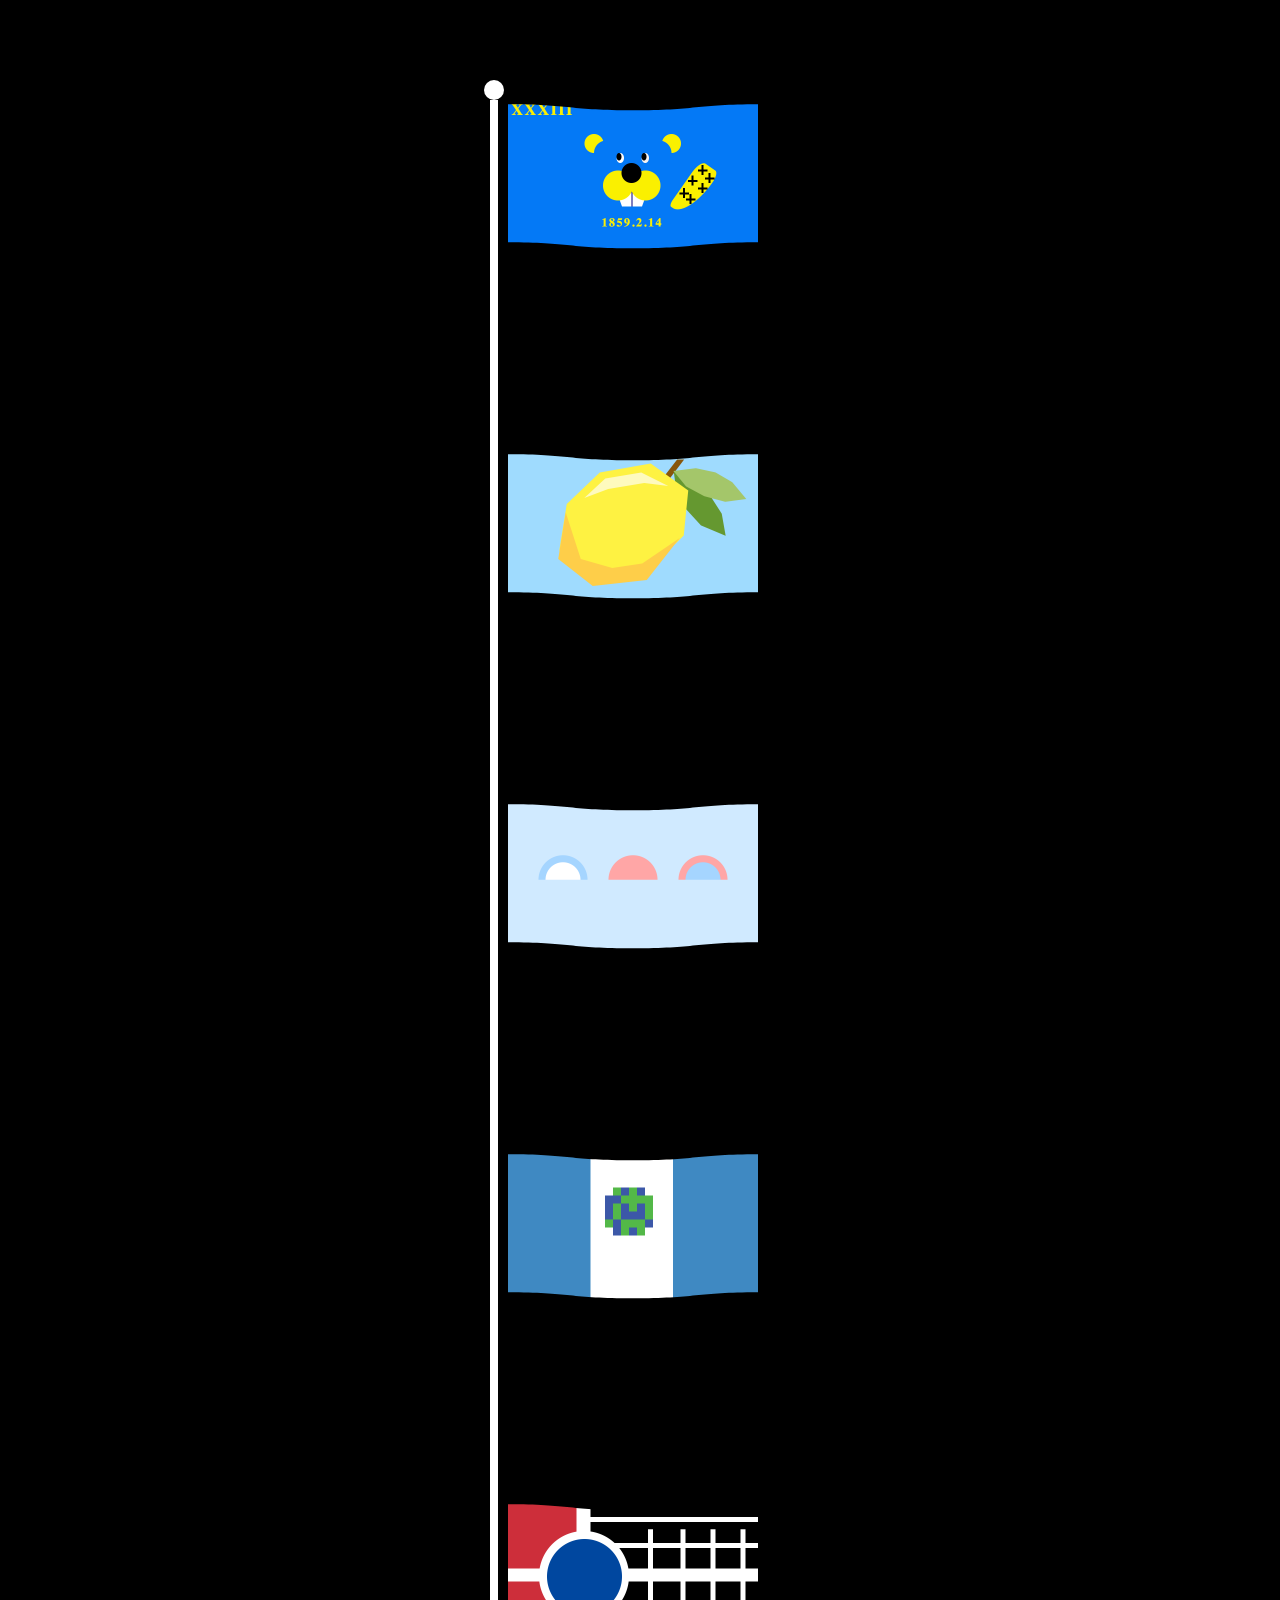
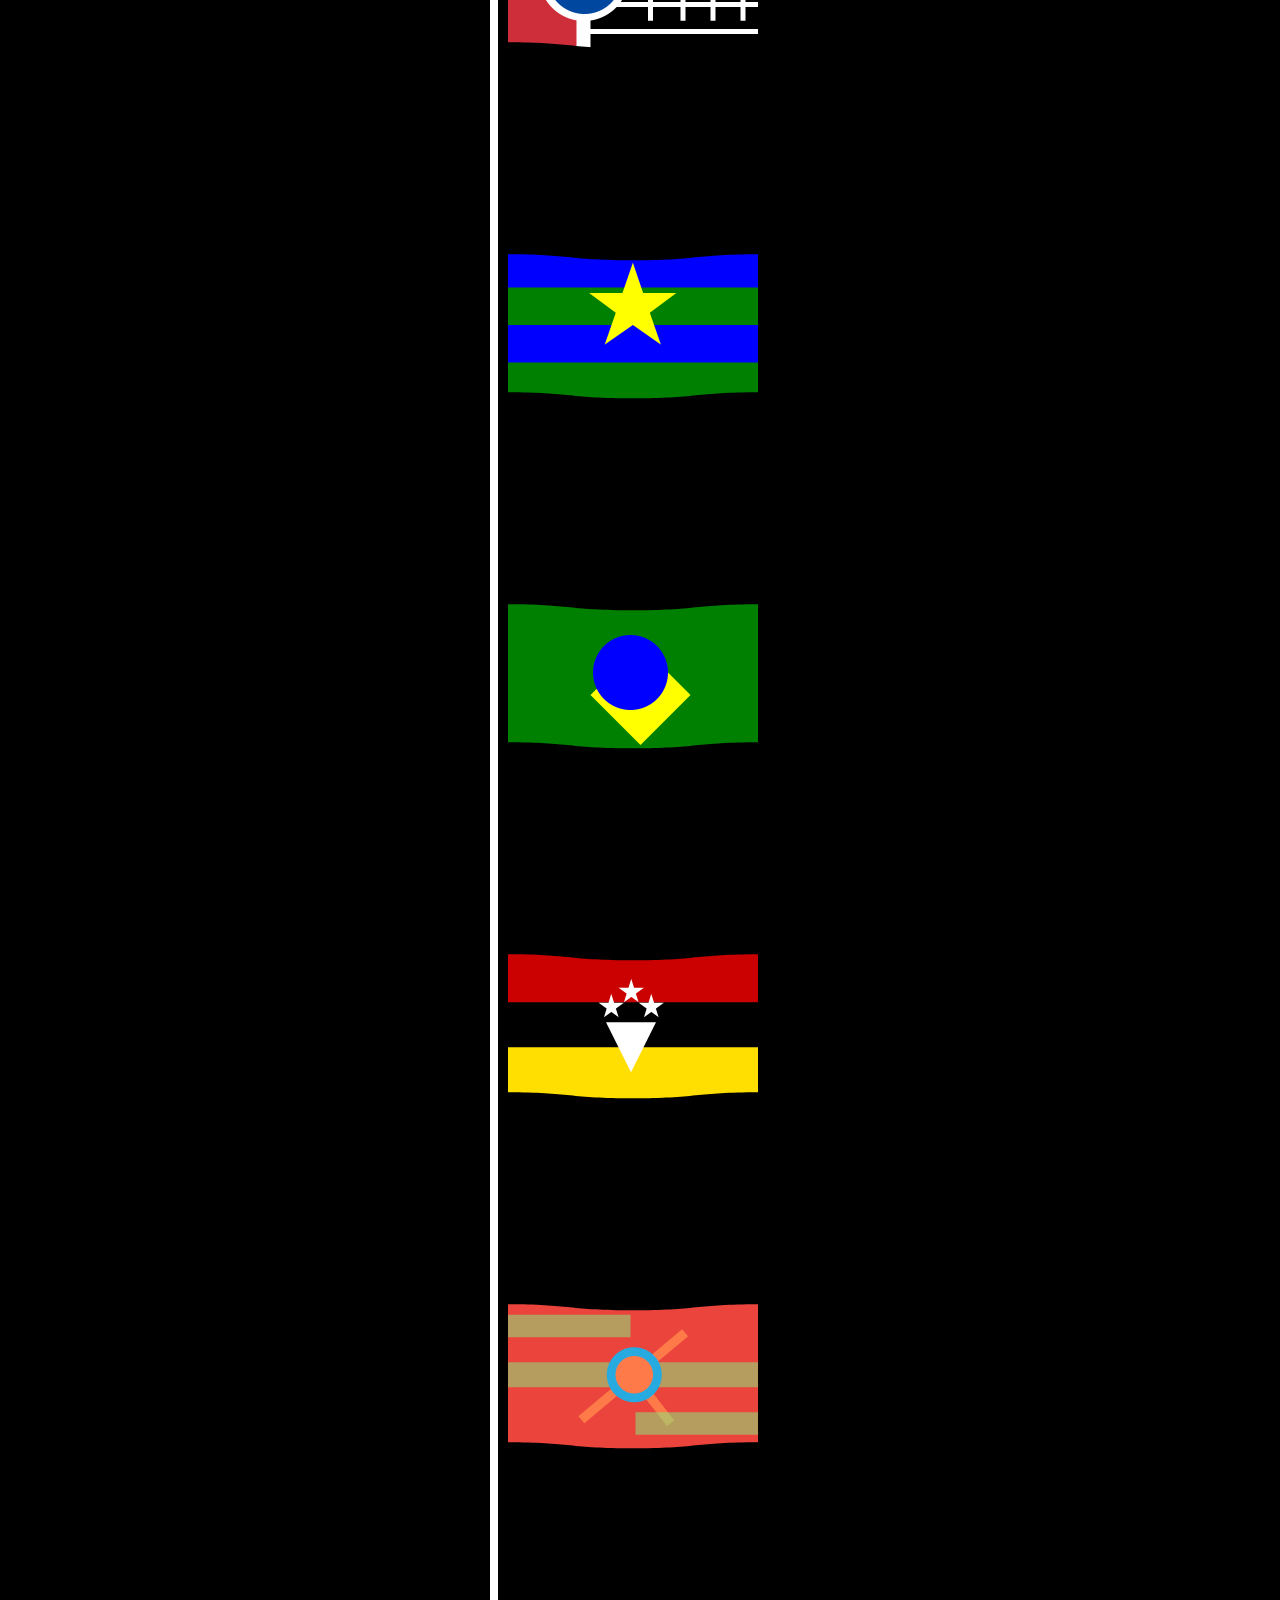
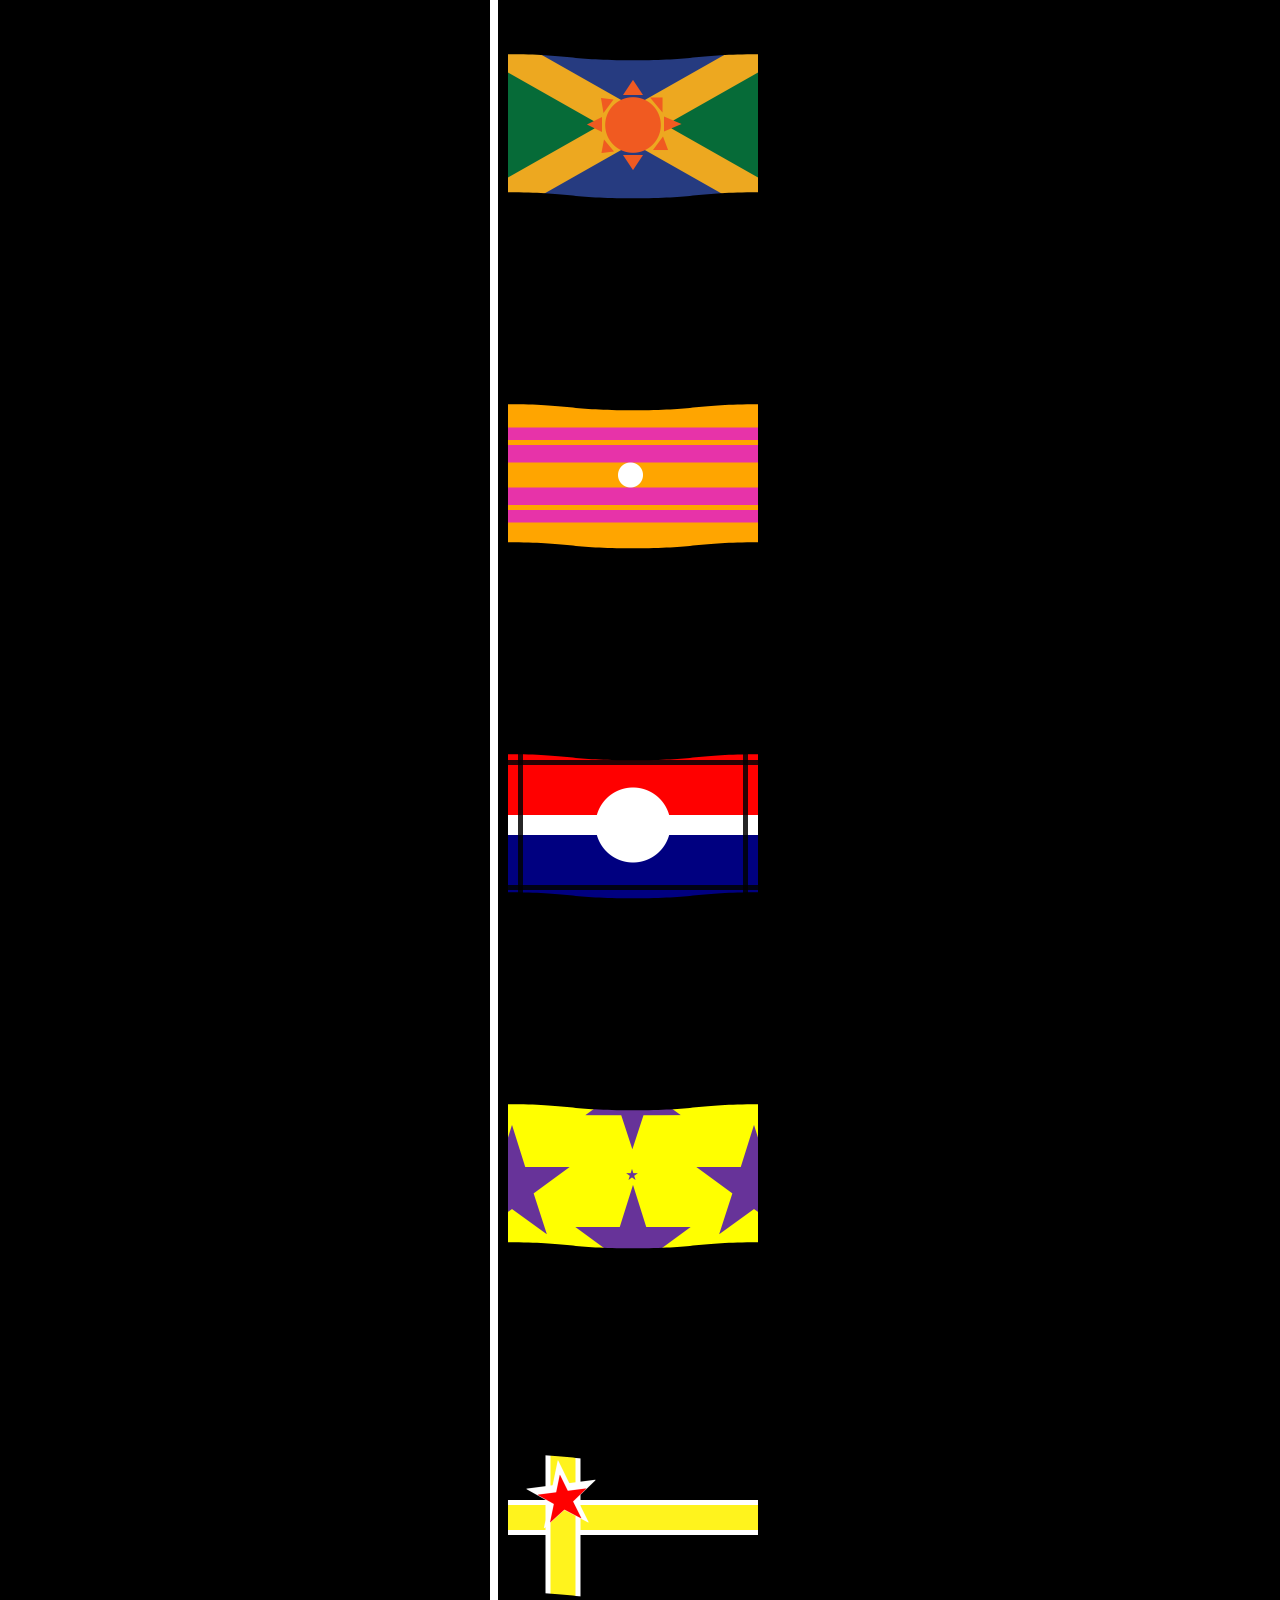
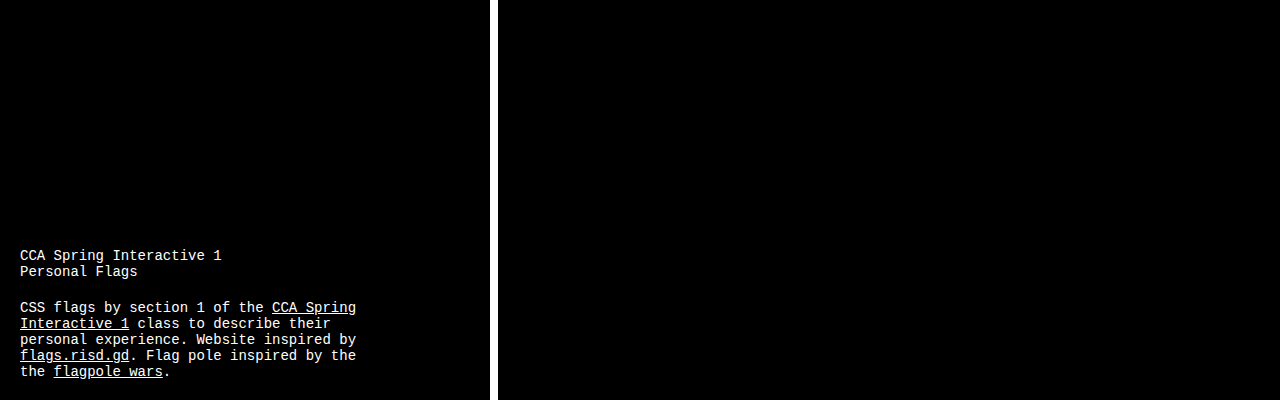
<file: flags/index.html>
<!DOCTYPE html>
<html>
<head>
    <title>Personal Flags</title>
    <link rel="stylesheet" type="text/css" href="main.css">    
</head>
<body>
<div id="info">
    <h1>CCA Spring Interactive 1<br />
    Personal Flags</h1>    
    <p>CSS flags by section 1 of the <a href="http://spring2019.designing.tools/" target="_blank">CCA Spring Interactive 1</a> class to describe their personal experience. Website inspired by <a href="http://flags.risd.gd/">flags.risd.gd</a>. Flag pole inspired by the the <a href="https://ichef.bbci.co.uk/news/624/cpsprodpb/7394/production/_100988592_gettyimages-944540456.jpg">flagpole wars</a>.
</div>

<div id="flag-pole">

    <!-- Nielson -->
    <div class="flag" style="background: url('img/nielsen.png'); background-size: cover;">
        <div class="flag-animation"></div>
    </div>

    <!-- Aashi -->
    <div class="flag" style="background: url('img/aashi.png'); background-size: cover;">
        <div class="flag-animation"></div>
    </div>

    <!-- Amanda -->
    <div class="flag" style="background: url('img/amanda.png'); background-size: cover;">
        <div class="flag-animation"></div>
    </div>

    <!-- Cherry -->
    <div class="flag" style="background: url('img/cherry.png'); background-size: cover;">
        <div class="flag-animation"></div>
    </div>

    <!-- Darian -->
    <div class="flag" style="background: url('img/darian.png'); background-size: cover;">
        <div class="flag-animation"></div>
    </div>

    <!-- Eunji -->
    <div class="flag" style="background: url('img/eunji.png'); background-size: cover;">
        <div class="flag-animation"></div>
    </div>

    <!-- Jeiko -->
    <div class="flag" style="background: url('img/jeiko.png'); background-size: cover;">
        <div class="flag-animation"></div>
    </div>

    <!-- Jennifer -->
    <div class="flag" style="background: url('img/jennifer.png'); background-size: cover;">
        <div class="flag-animation"></div>
    </div>

    <!-- Keston -->
    <div class="flag" style="background: url('img/keston.png'); background-size: cover;">
        <div class="flag-animation"></div>
    </div>

    <!-- Menaja -->
    <div class="flag" style="background: url('img/menaja.png'); background-size: cover;">
        <div class="flag-animation"></div>
    </div>

    <!-- Metis -->
    <div class="flag" style="background: url('img/metis.png'); background-size: cover;">
        <div class="flag-animation"></div>
    </div>

    <!-- Surui -->
    <div class="flag" style="background: url('img/surui.png'); background-size: cover;">
        <div class="flag-animation"></div>
    </div>

    <!-- Tia -->
    <div class="flag" style="background: url('img/tia.png'); background-size: cover;">
        <div class="flag-animation"></div>
    </div>

    <!-- Yuna -->
    <div class="flag" style="background: url('img/yuna.png'); background-size: cover;">
        <div class="flag-animation"></div>
    </div>

</div>



<script src='https://cdnjs.cloudflare.com/ajax/libs/jquery/2.1.3/jquery.min.js'></script>
<script src='script.js'></script>
</body>
</html>
</file>
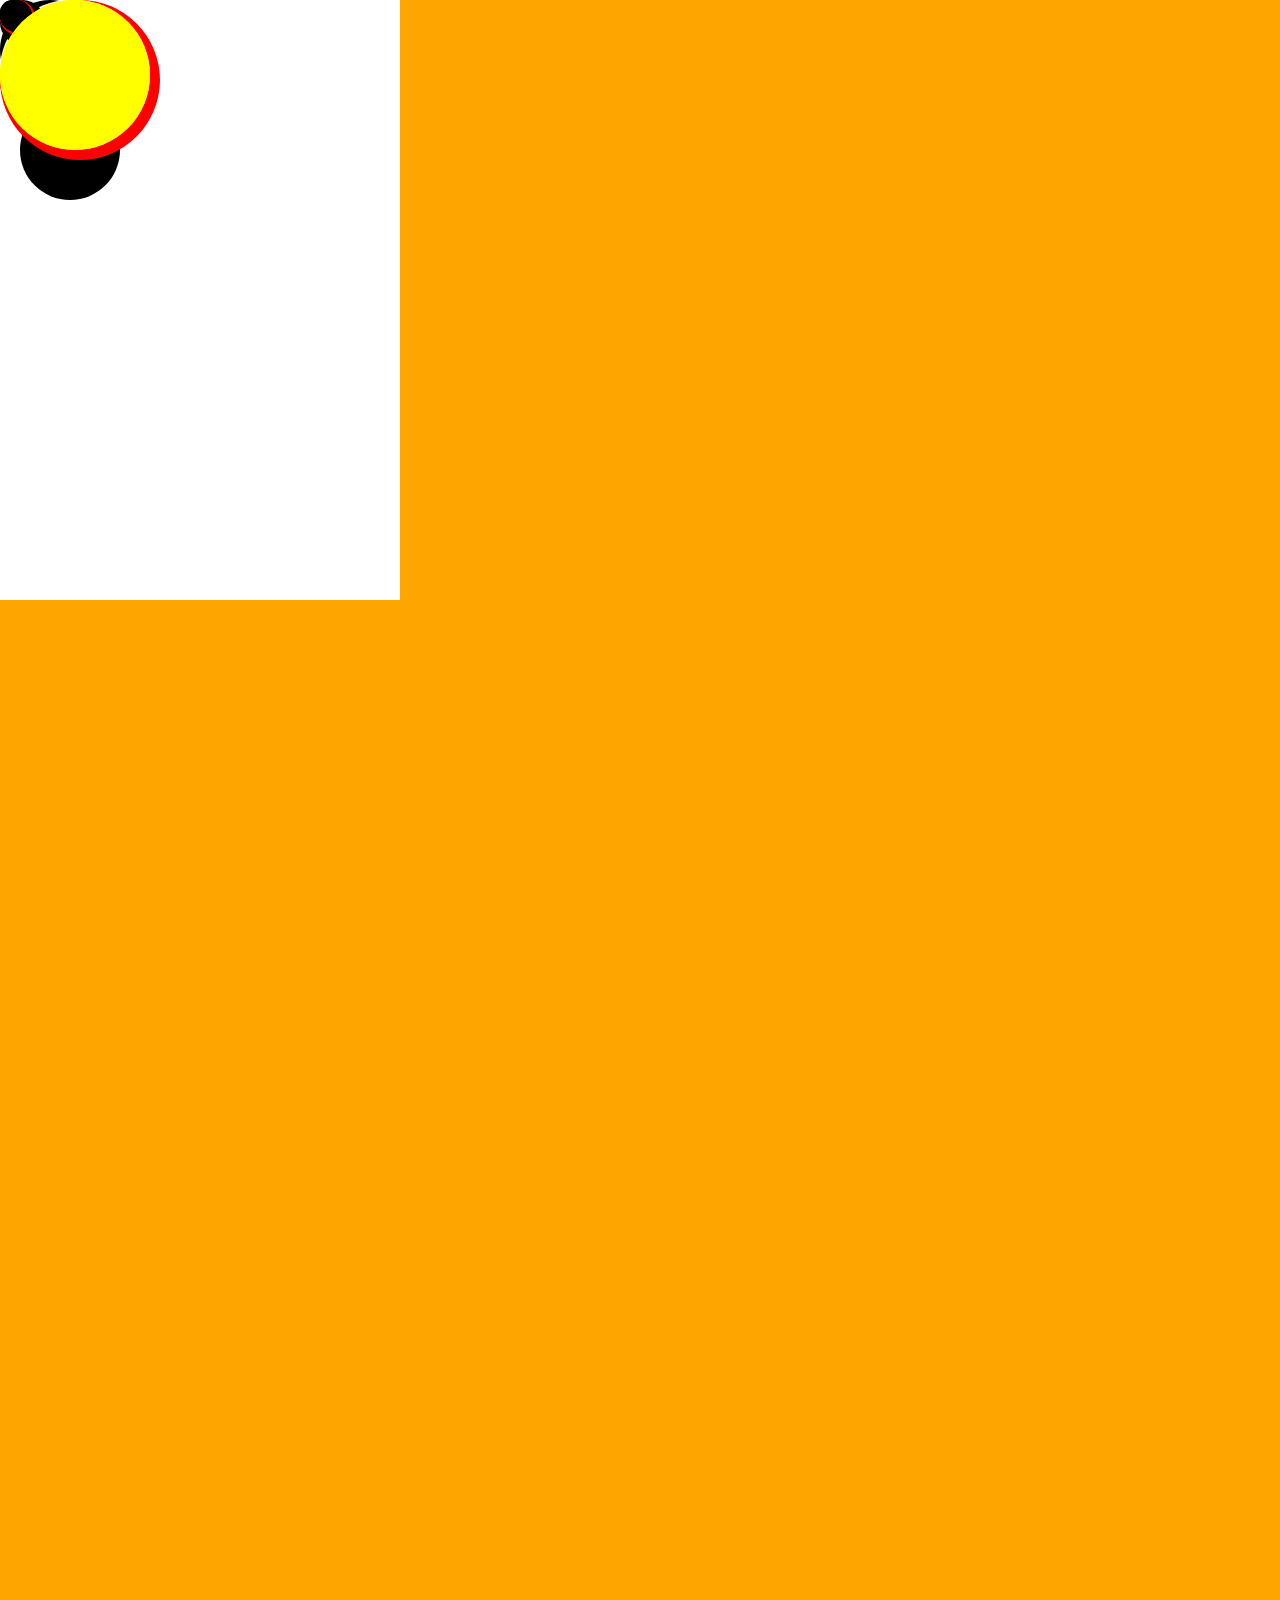
<file: mickey/index.html>
<!DOCTYPE html>
<html>
<head>
	<title>Mickey</title>
	<link rel="stylesheet" href="css/main.css" type="text/css" />
</head>
<body>
	<div id="canvas">
		<div id="ear-1"></div>
		<div id="ear-2"></div>
		<div id="head"></div>
		<div id="eye-1"></div>
		<div id="eye-2"></div>
		<div id="nose"></div>
		<div id="mouth"></div>
		<div id="body"></div>
		<div id="button-1"></div>
		<div id="button-2"></div>
		<div id="foot-1"></div>
		<div id="foot-2"></div>
	</div>
</body>
</html>
</file>
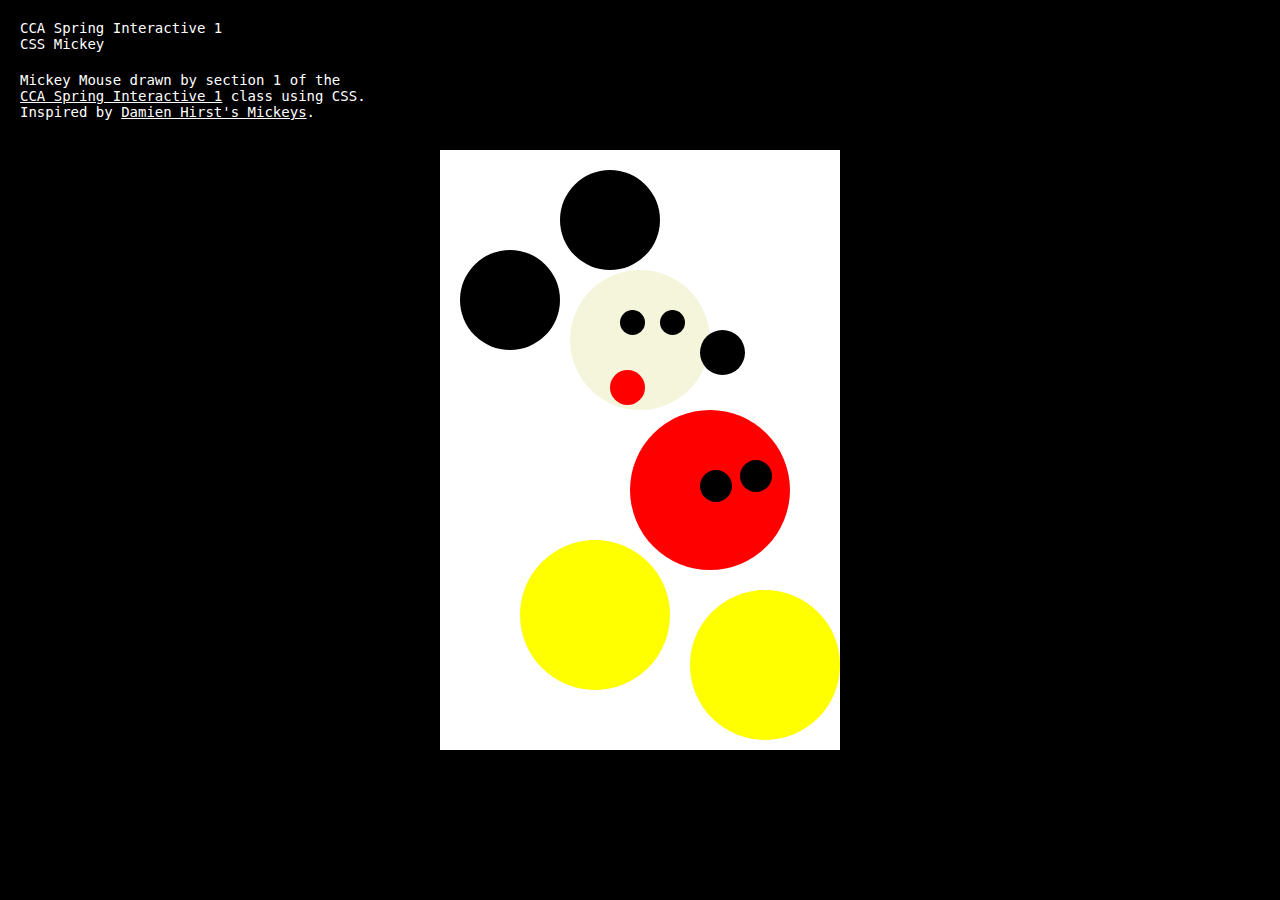
<file: mickeys/index.html>
<!DOCTYPE html>
<html>
<head>
    <title>Mickeys</title>
    <link rel="stylesheet" type="text/css" href="main.css">    
</head>
<body>

<div id="info">
    <h1>CCA Spring Interactive 1<br />
    CSS Mickey</h1>    
    <p>Mickey Mouse drawn by section 1 of the <a href="http://spring2019.designing.tools/" target="_blank">CCA Spring Interactive 1</a> class using CSS. Inspired by <a href="https://www.google.com/search?q=damien+hirst+mickey&rlz=1C5CHFA_enUS845US845&source=lnms&tbm=isch&sa=X&ved=0ahUKEwig-tyDrY3iAhWI0VQKHbv6DOQQ_AUIDygC&biw=1393&bih=722">Damien Hirst's Mickeys</a>.
</div>

<iframe id="mickey" src="https://chris-at-cca.github.io/interactive1/mickey/" frameBorder="0"></iframe>



<script>
var urls = [
'https://narenas1030.github.io/Interactive1/Mickey%202/index.html',
'https://sirius33.github.io/interactive1/mickey1/index.html',
'https://jdasilveira.github.io/interactive1/micky/micky.html',
'https://kestonc.github.io/interactive1/Mickey/index.html',
'https://tiahuang.github.io/interactive1/micky/index.html',
'https://yunih.github.io/interactive1/mickey/mickey.html',
'https://jenniferjang9.github.io/interactive1/mickey/index.html',
'https://aashijhaveri.github.io/interactive1/mickey-mouse/mickey.html',
'https://amandaleeplease.github.io/interactive1/mickey/index.html',
'https://eunjileeeunji.github.io/interactive1/mickey/index.html',
'https://jingyi1118.github.io/interactive1/mickey/index.html',
'https://metism100.github.io/interactive1/mickey/mickey.html',

];

var i = 0;
setInterval(function() {
    document.getElementById('mickey').src = urls[i];    
    i++;
    console.log(i);
    if(i == urls.length) {
        i = 0;
    }
    console.log(i);
}, 800);
</script>    
</body>
</html>
</file>
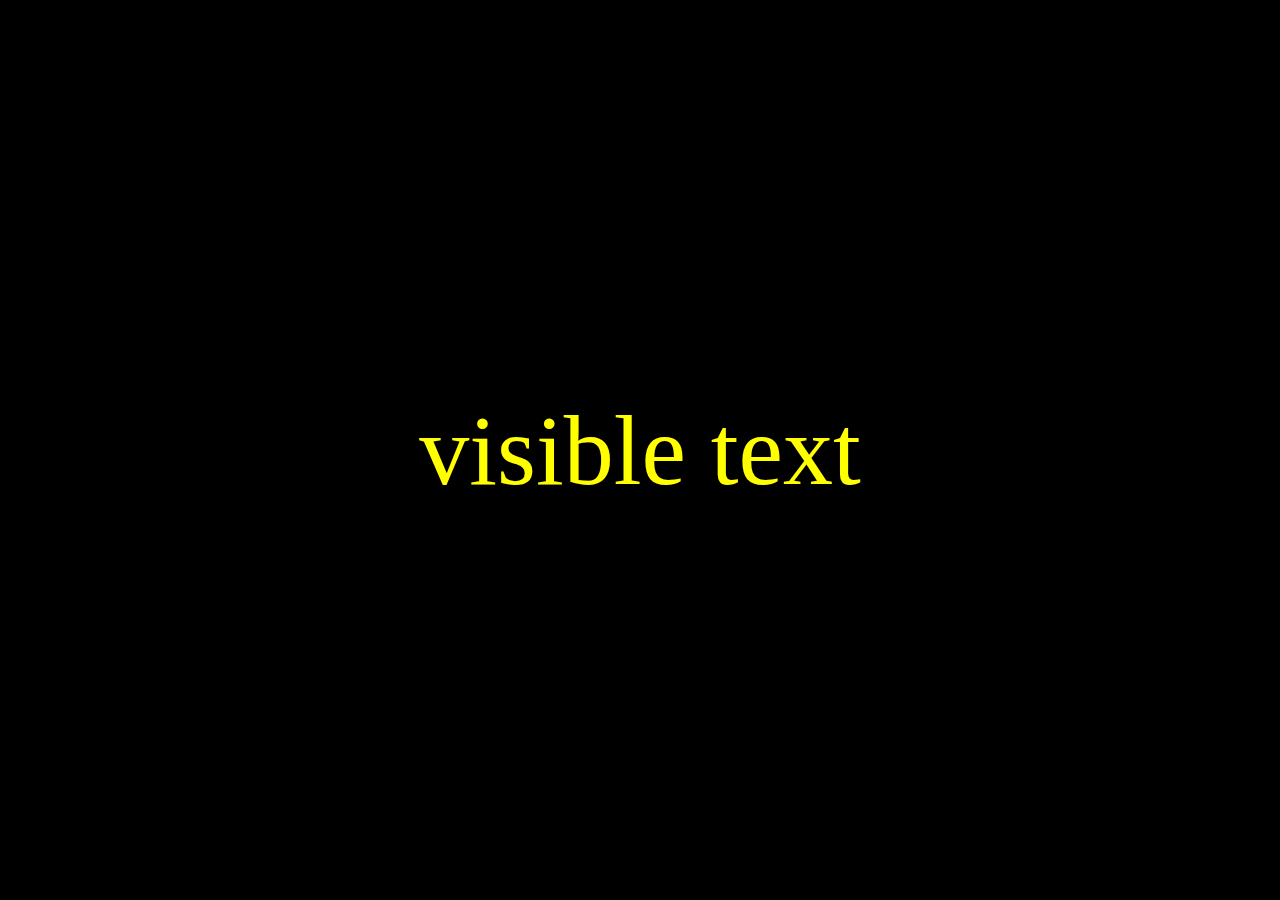
<file: question-answer/index.html>
<!DOCTYPE html>
<html>
<head>
    <title>Secret Answer</title>
    <!-- Set the viewport -->
    <meta name="viewport" content="width=device-width, initial-scale=1.0">
    <!-- Link CSS stylesheet -->
    <link rel="stylesheet" href="css/main.css" />
</head>
<body>
    <!-- show by default -->
    <div id="question">
        visible text
    </div>
    <!-- show when screen is smaller -->
    <div id="answer">
        hidden text
    </div>
</body>
</html>
</file>
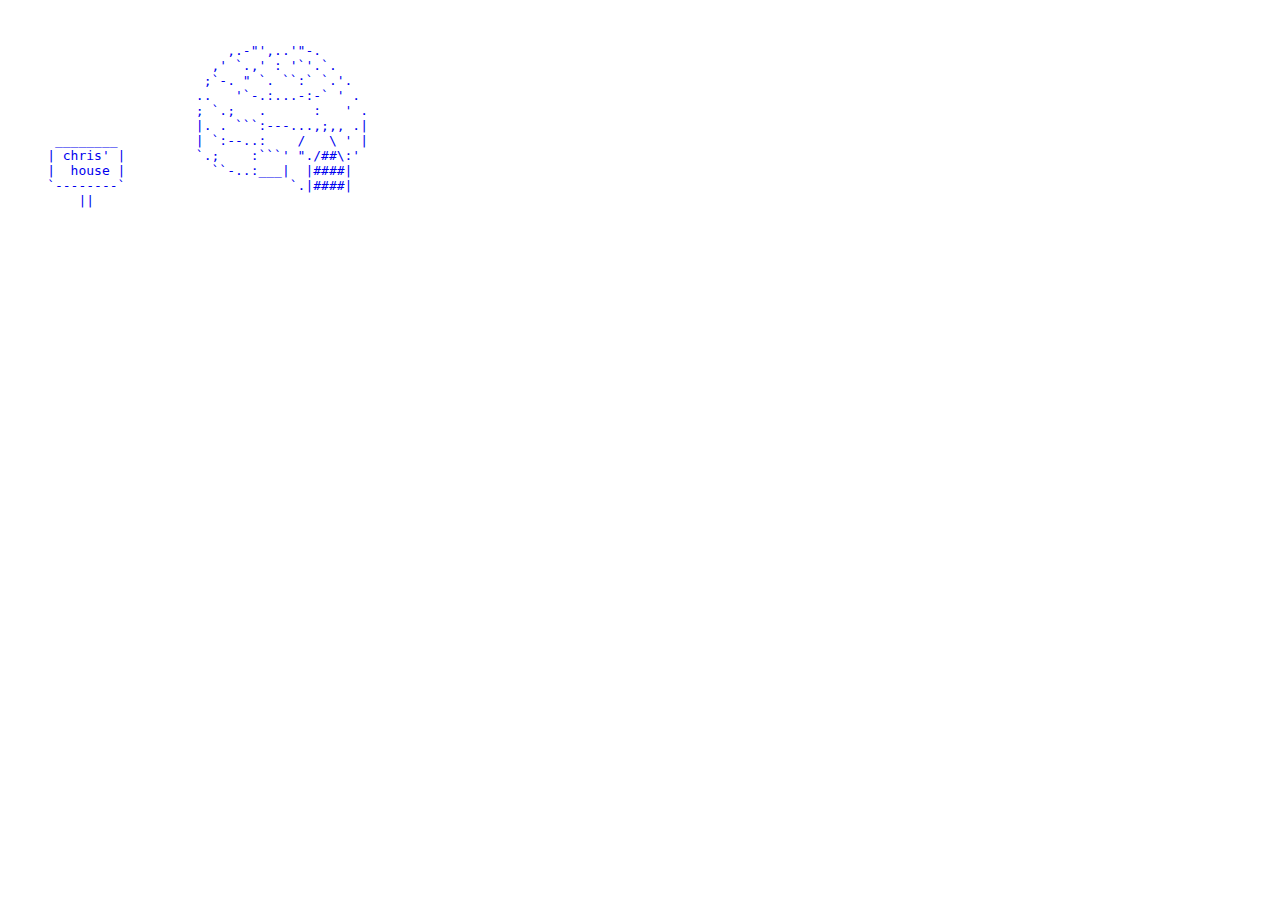
<file: ASCII-town/exterior-chrishamamoto.html>
<!DOCTYPE html>
<html>
  <head>
        <title>Ascii Town: chris</title>
  </head>
  <body>

    <a href="interior-chrishamamoto.html" style="text-decoration: none;">

    <pre>
    

                            ,.-"',..'"-.
                          ,' `.,' : '`'.`.
                         ;`-. " `. ``:` `.'.
                        ..   '`-.:...-:-` ' .
                        ; `.;   .      :   ' .
                        |. . ```:---...,;,, .|
      ________          | `:--..:    /   \ ' |
     | chris' |         `.;    :```' "./##\:'
     |  house |           ``-..:___|  |####|
     `--------`                     `.|####|
         ||
    </pre>
    </a>
  </body>
</html>
</file>
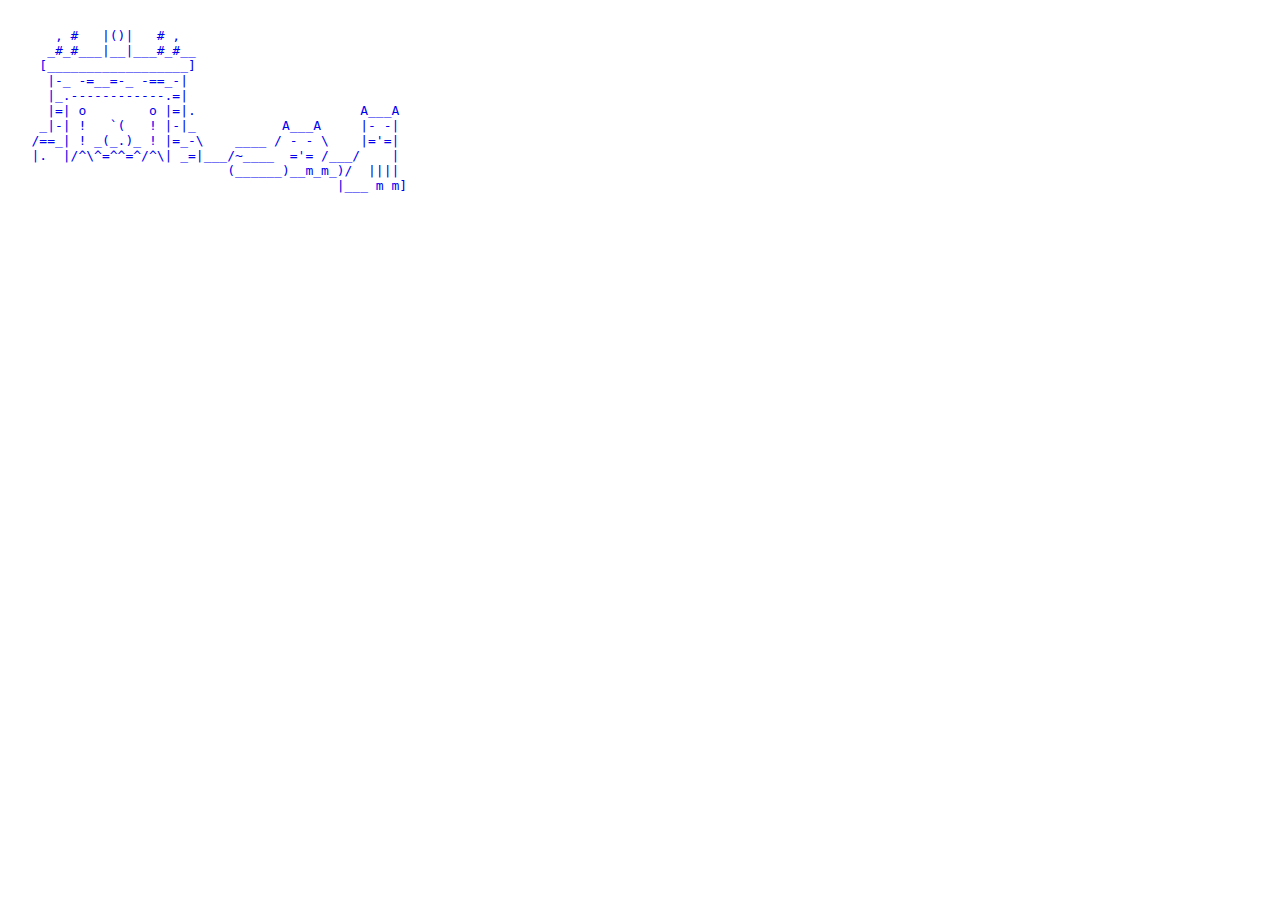
<file: ascii-town/interior-chrishamamoto.html>
<!DOCTYPE html>
<html>
<head>
  <title>Ascii Town: chris</title>
</head>
<body>
  <a href="exterior-chrishamamoto.html"  style="text-decoration: none;">

  <pre>                               
      , #   |()|   # ,
     _#_#___|__|___#_#__
    [__________________]
     |-_ -=__=-_ -==_-|
     |_.------------.=|
     |=| o        o |=|.                     A___A
    _|-| !   `(   ! |-|_           A___A     |- -|
   /==_| ! _(_.)_ ! |=_-\    ____ / - - \    |='=|
   |.  |/^\^=^^=^/^\| _=|___/~____  ='= /___/    |
                            (______)__m_m_)/  ||||
                                          |___ m m]
</pre>
</a>
</body>
</html>
</file>
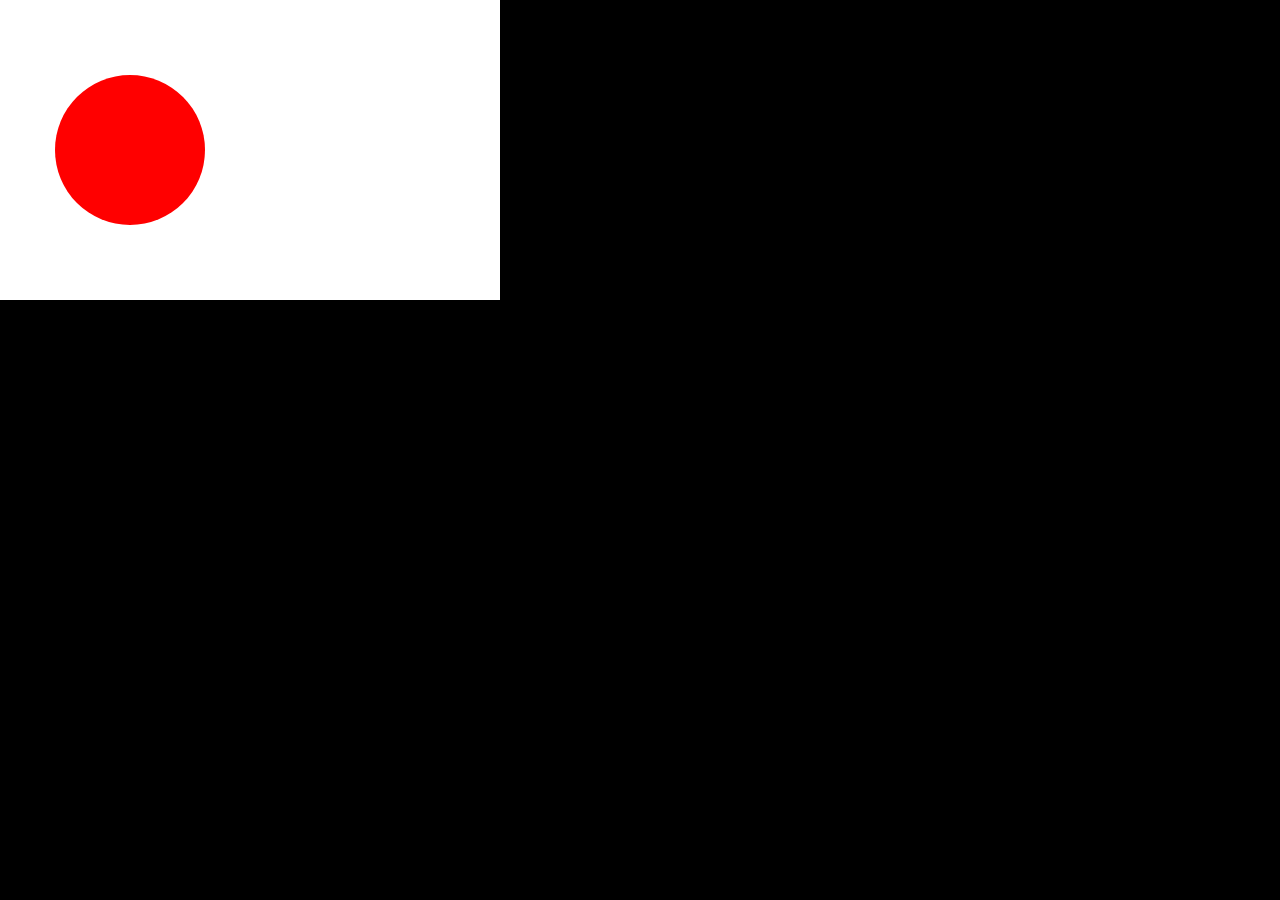
<file: flag/national-flag.html>
<!DOCTYPE html>
<html>
<head>
	<title>...'s National Flag</title>
	<link rel="stylesheet" href="css/national.css" type="text/css" />
</head>
<body>
	<div id="canvas">
		<div id="circle"></div>
		<div id="circle-2"></div>
	</div>
</body>
</html>
</file>
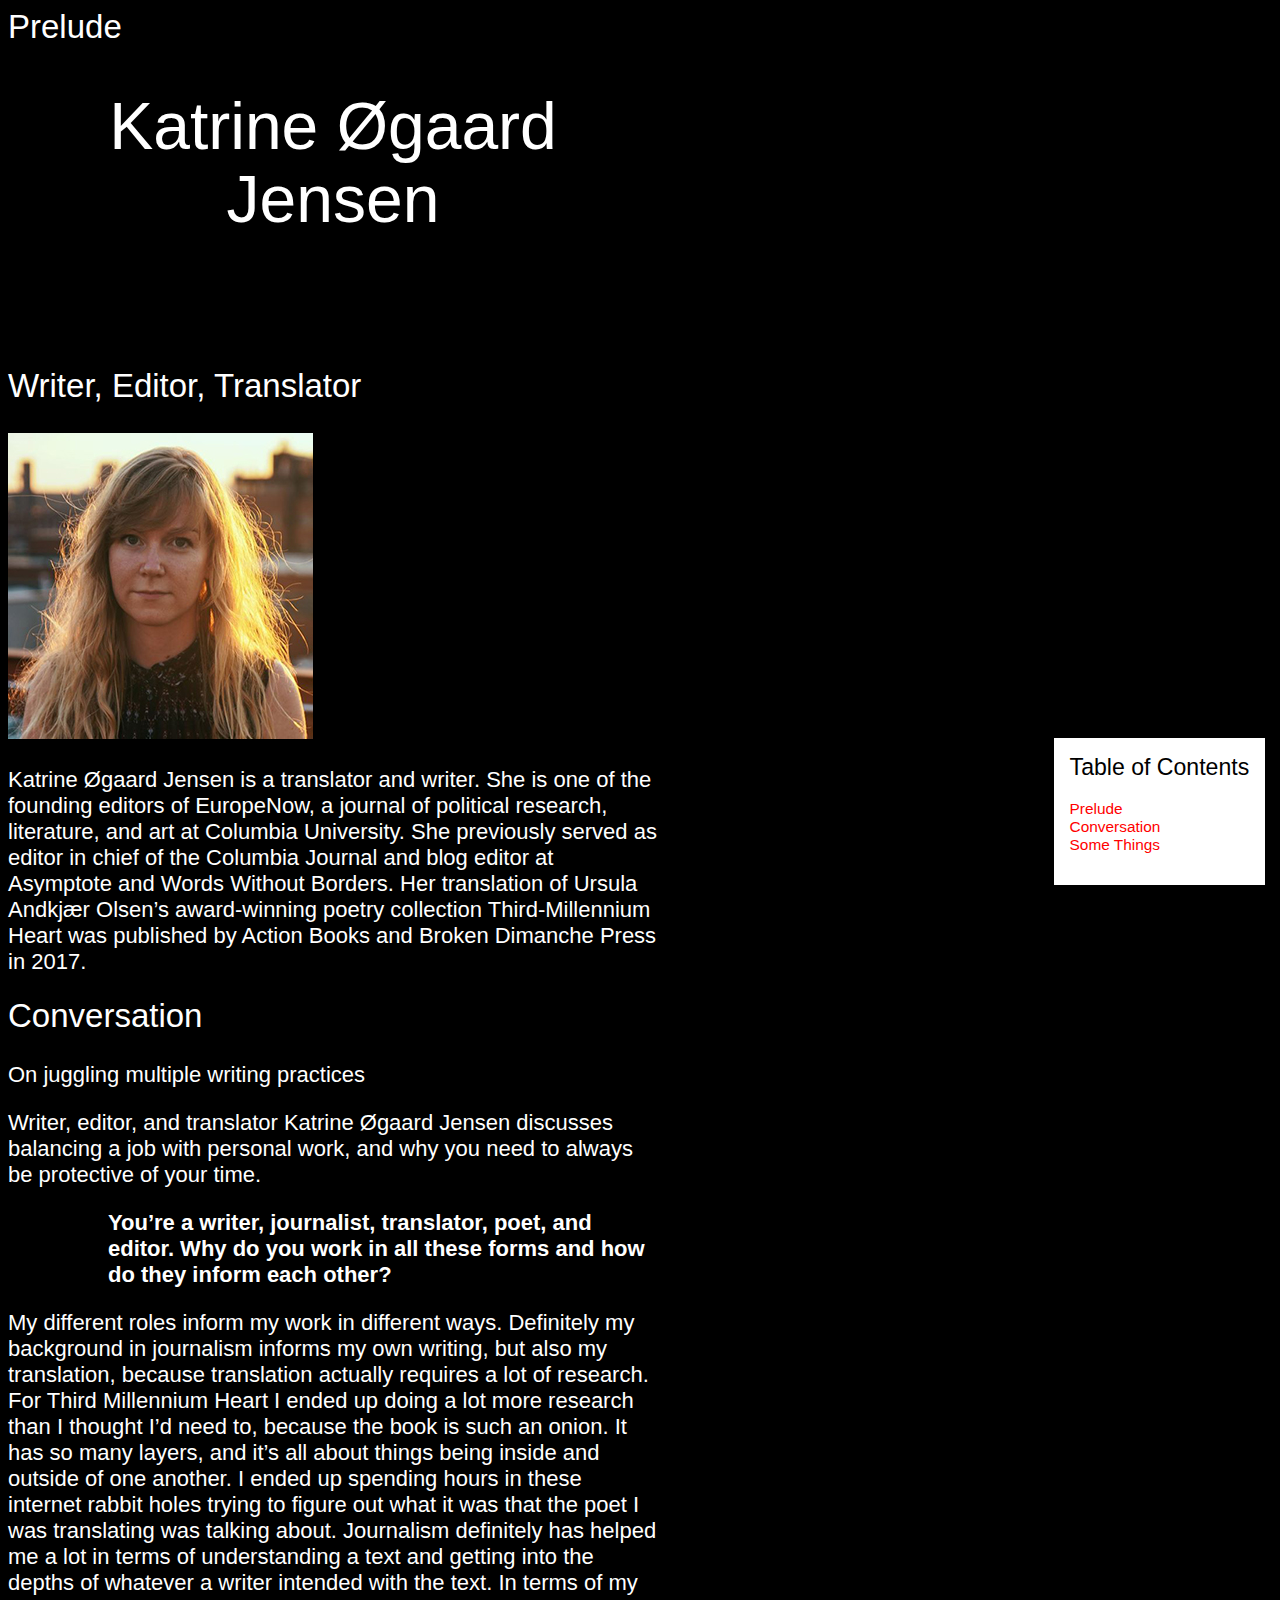
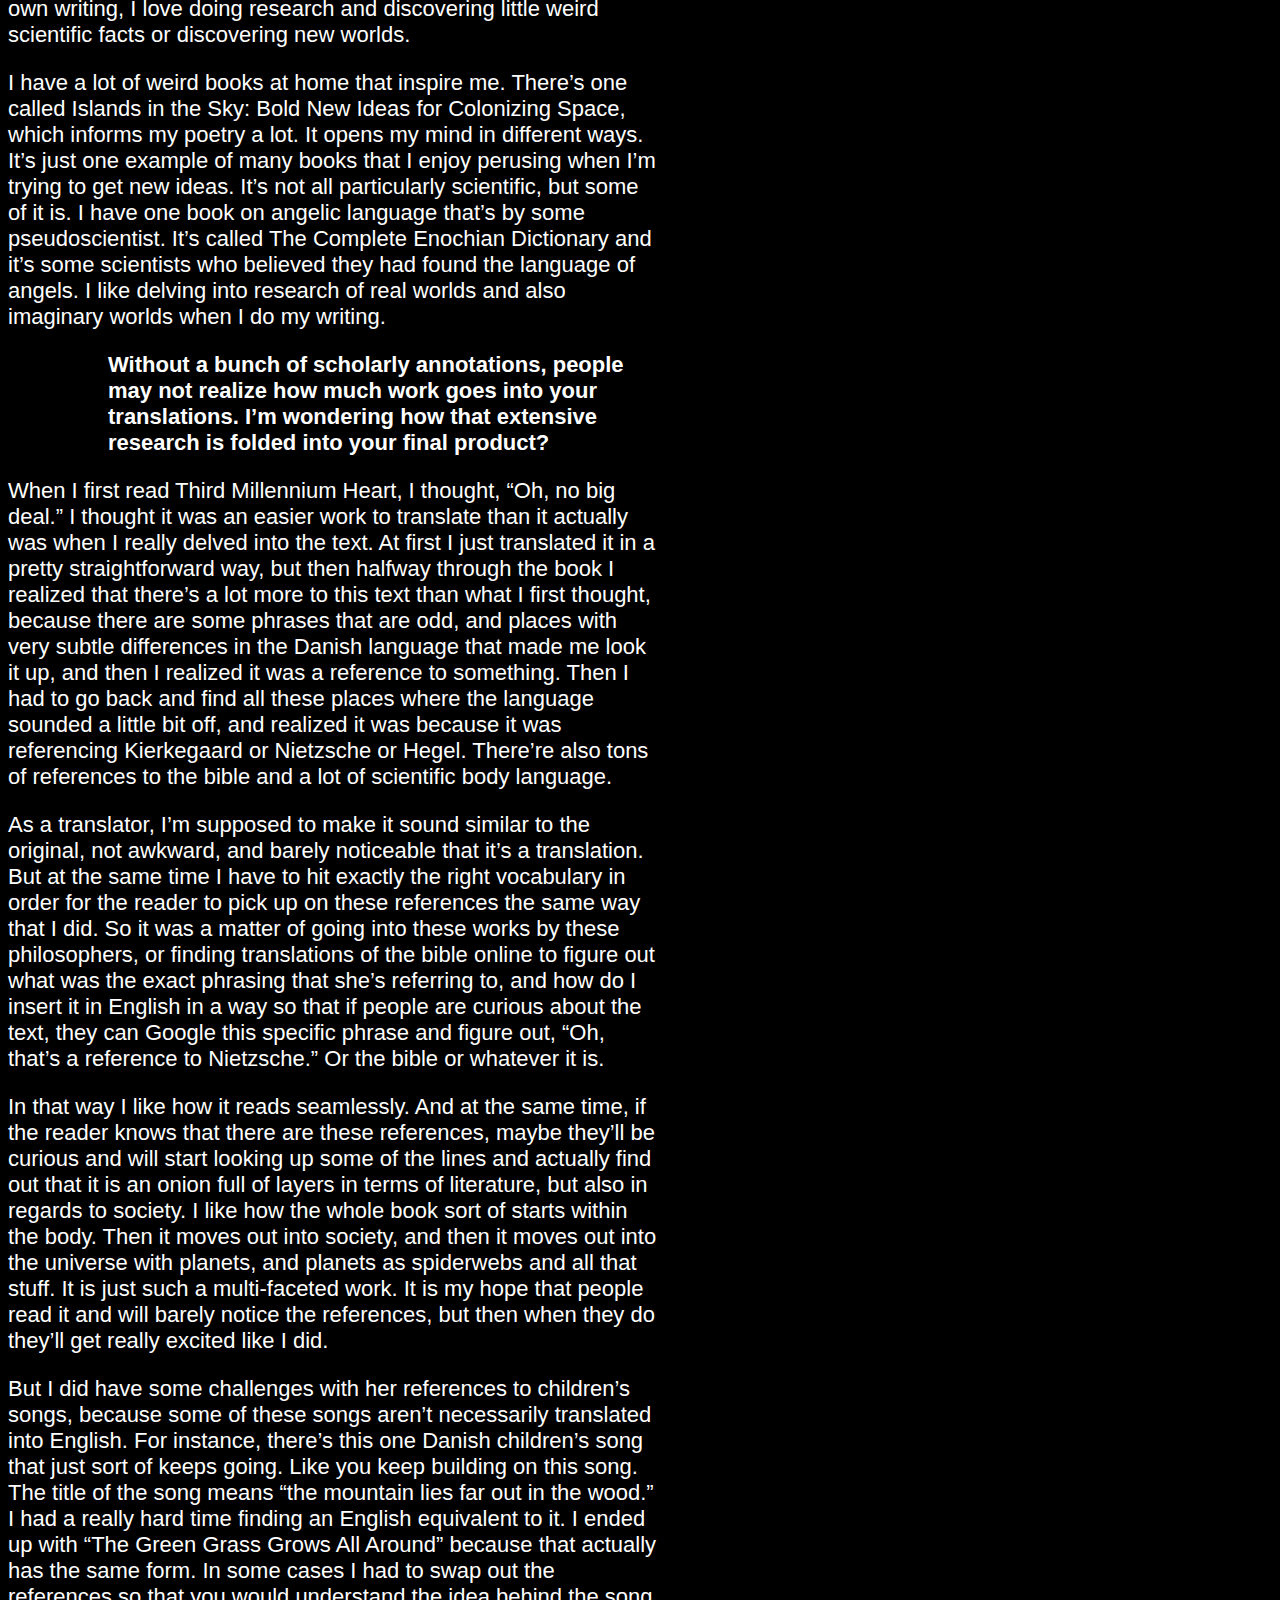
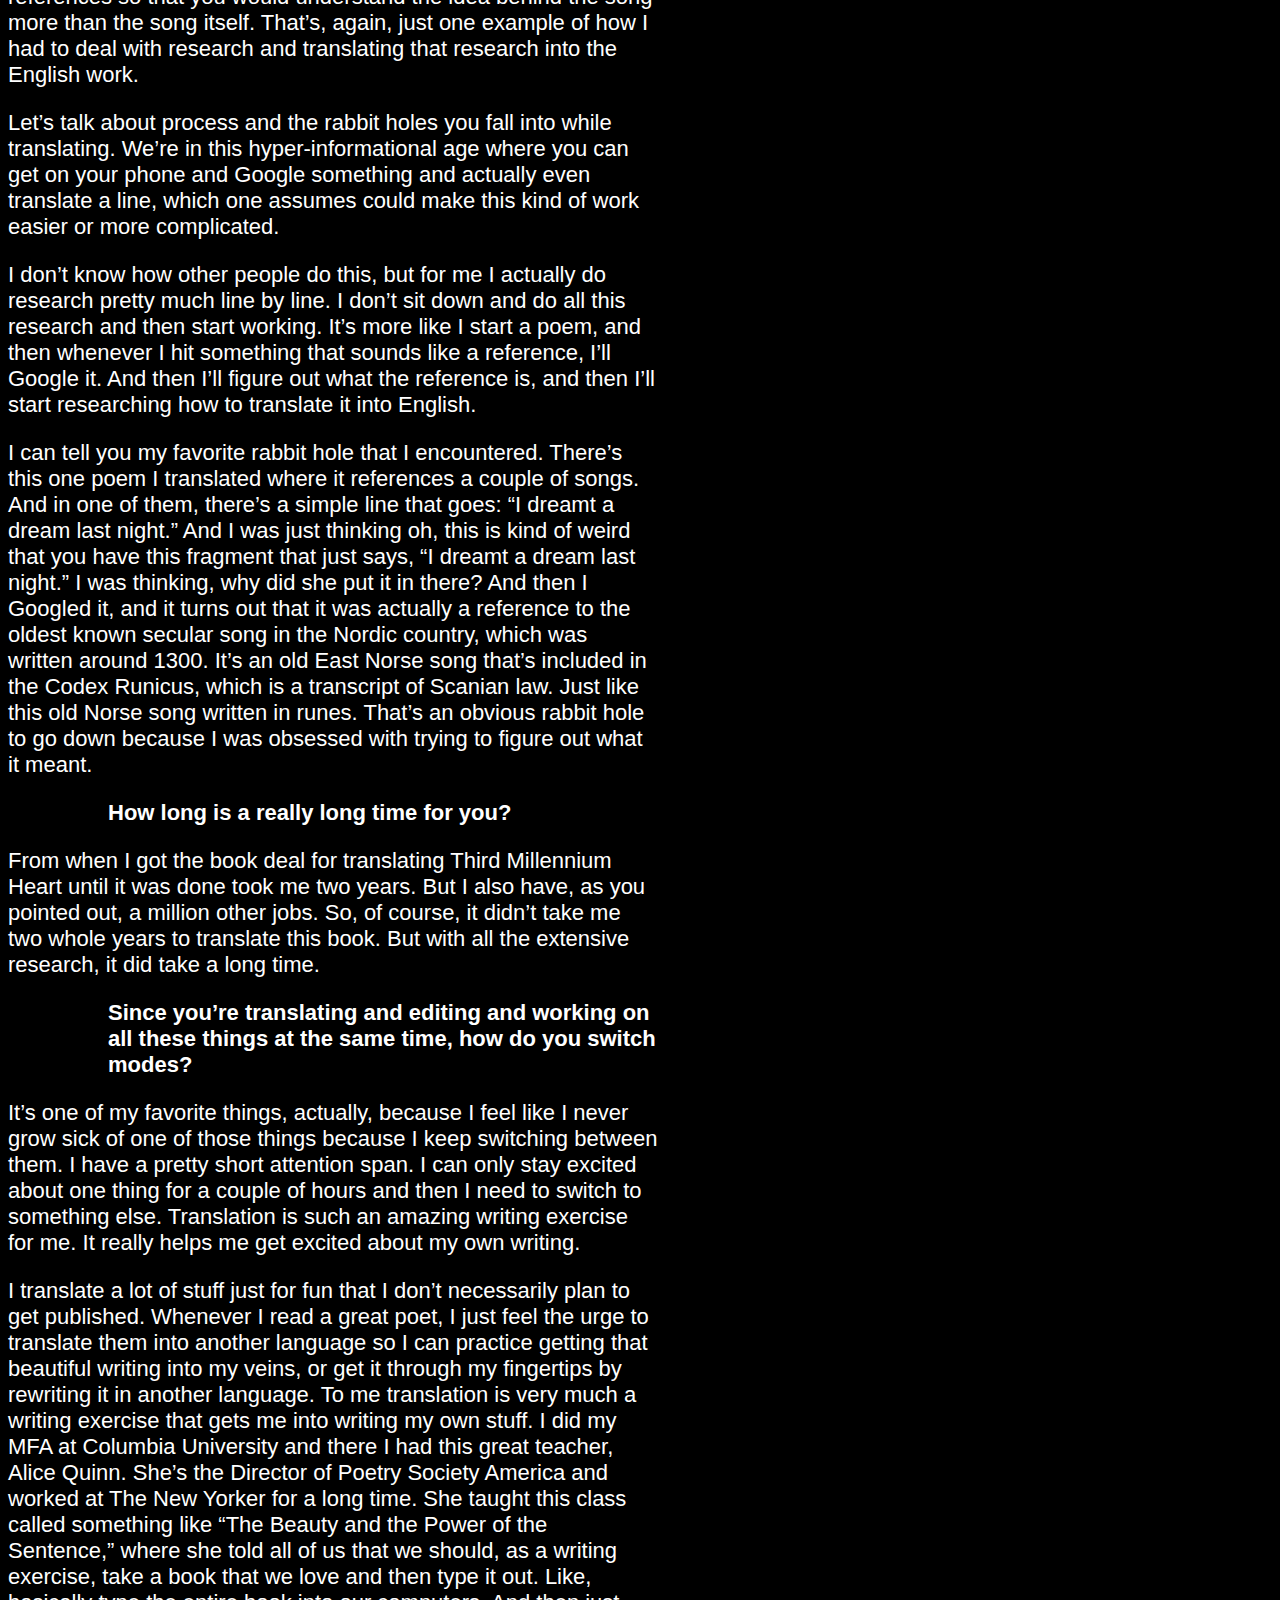
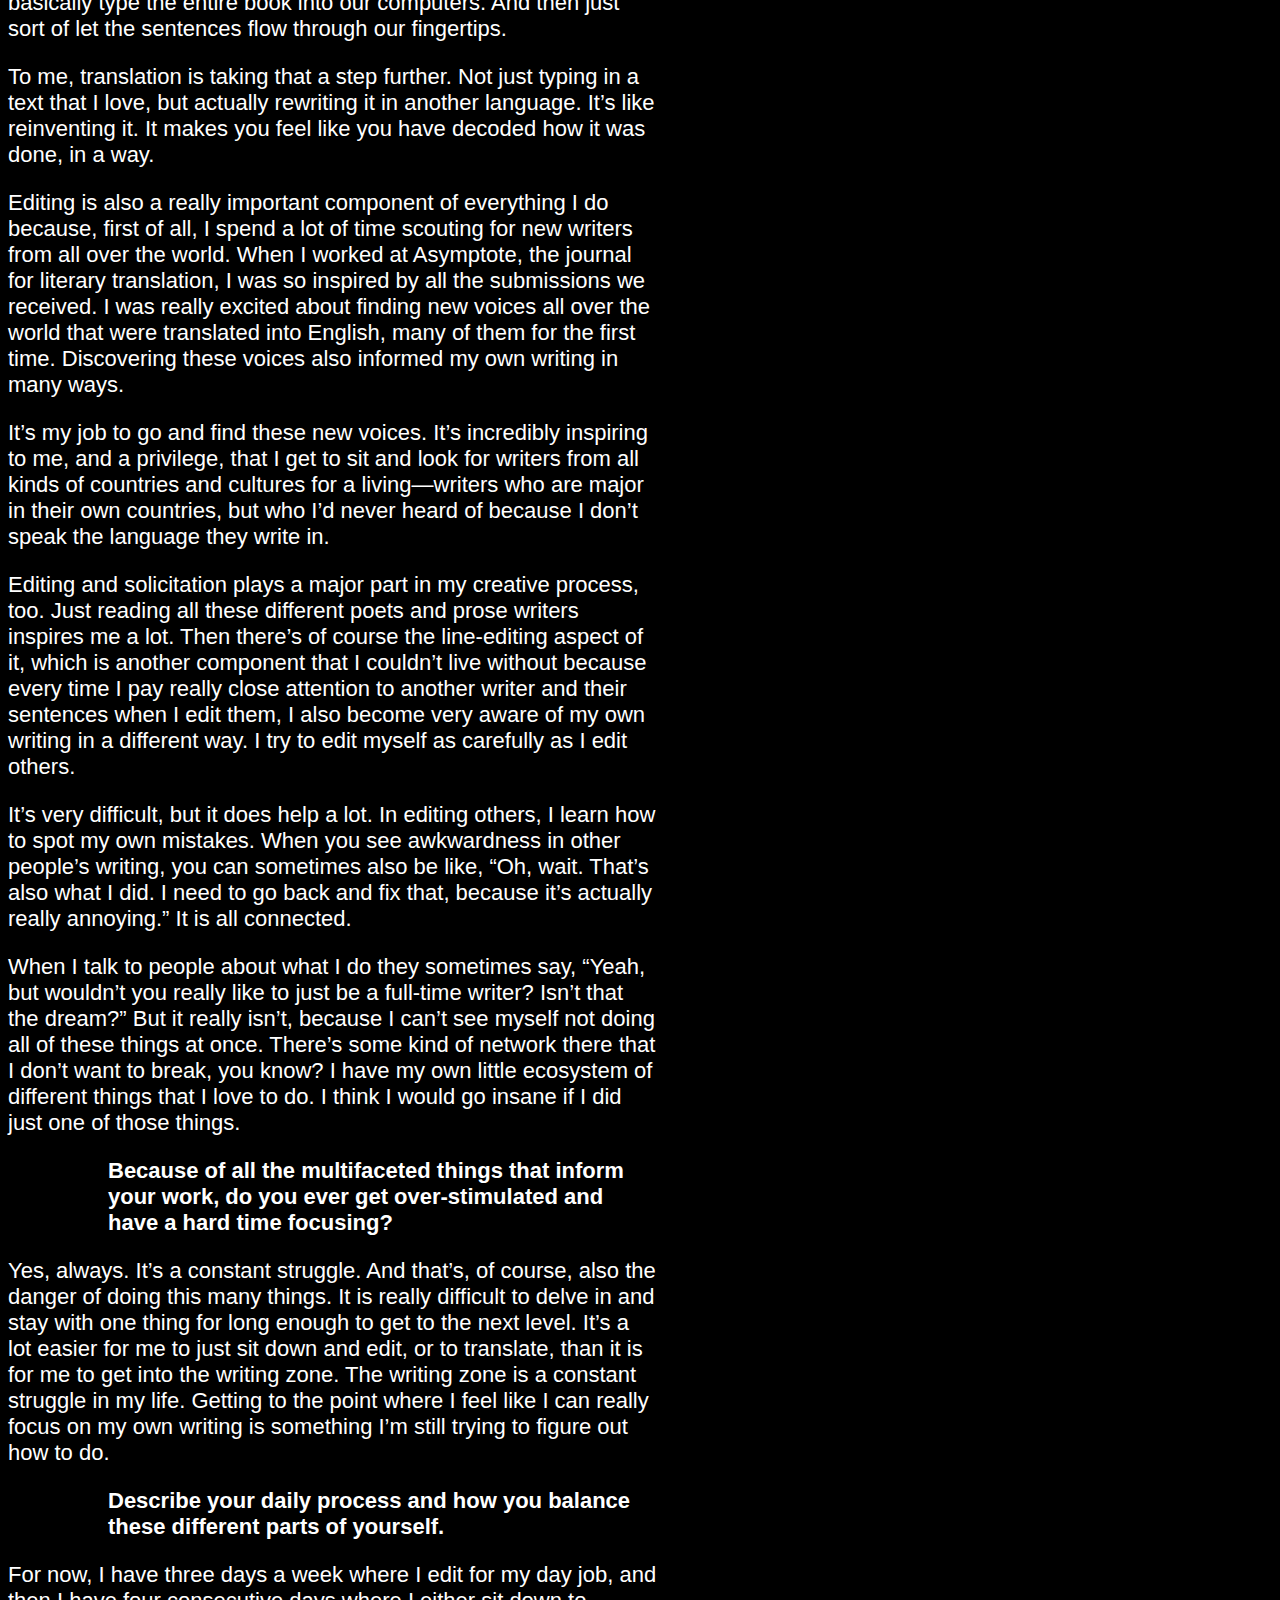
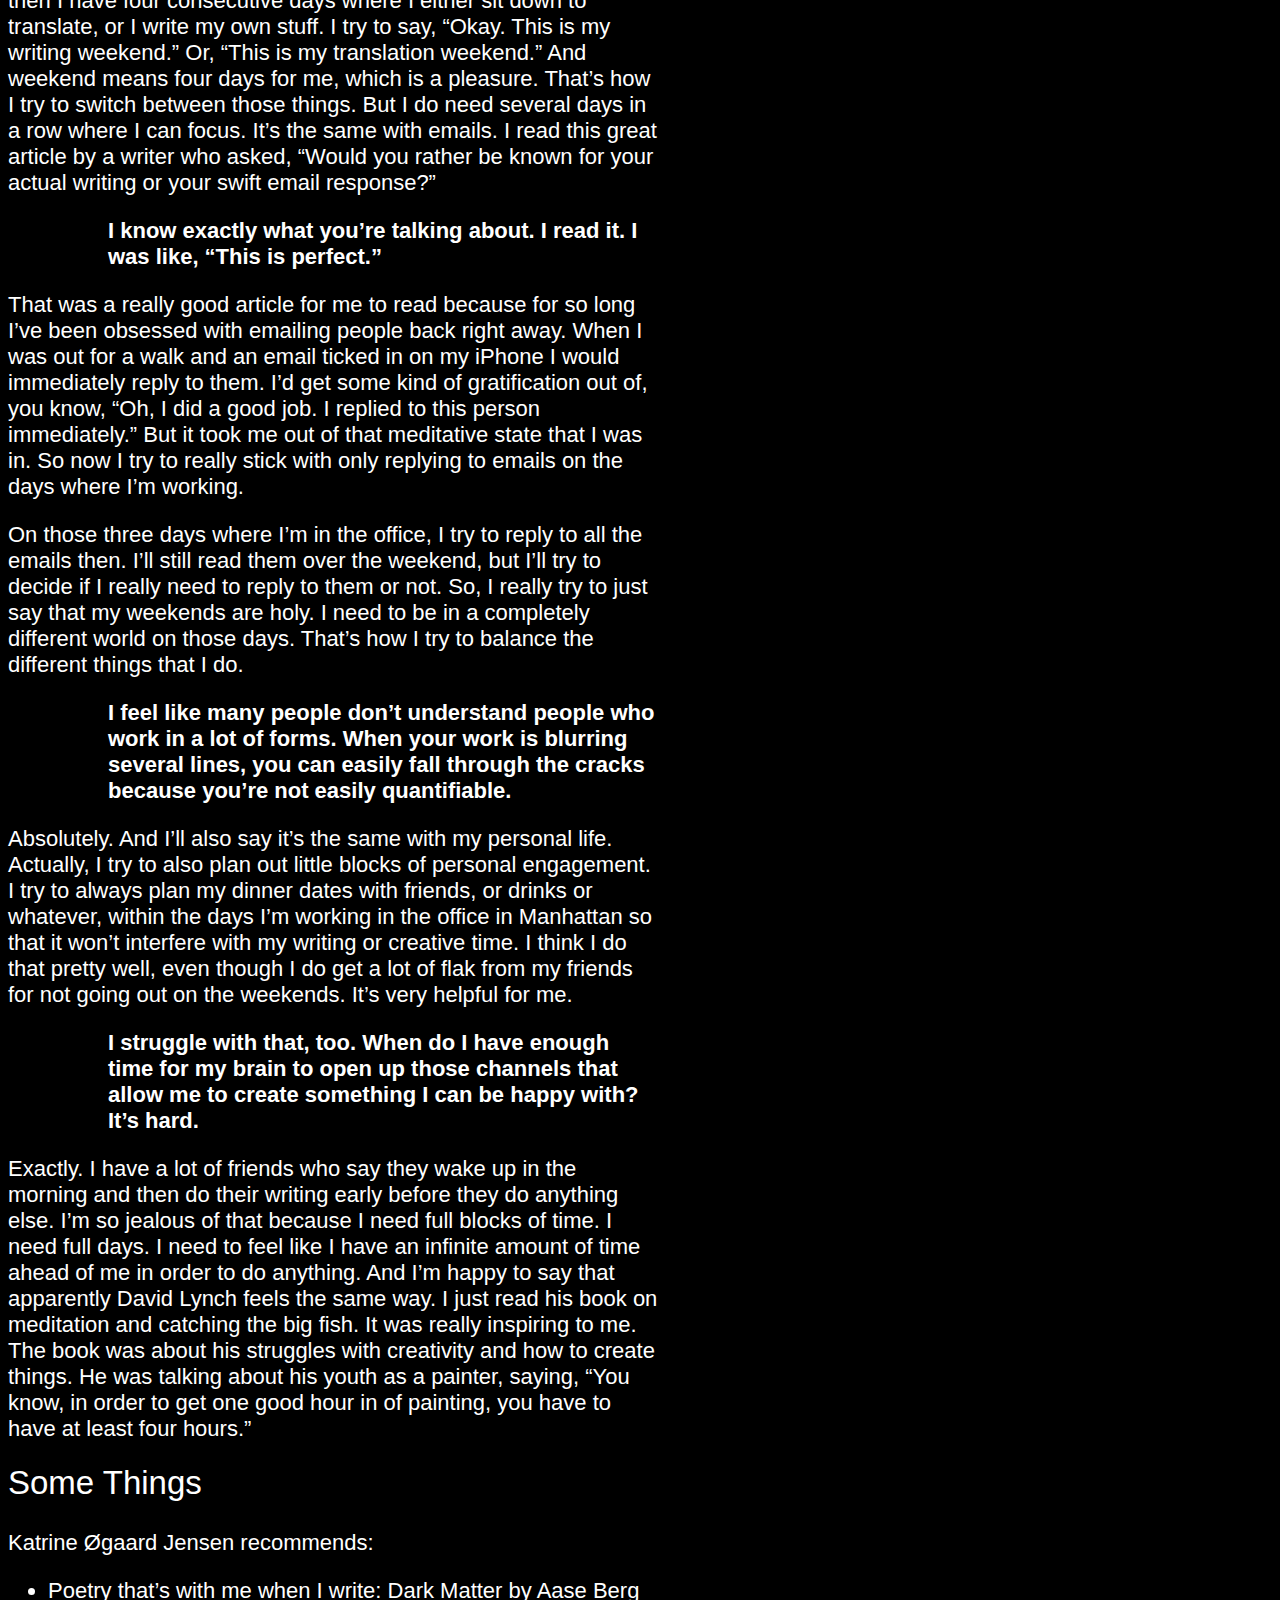
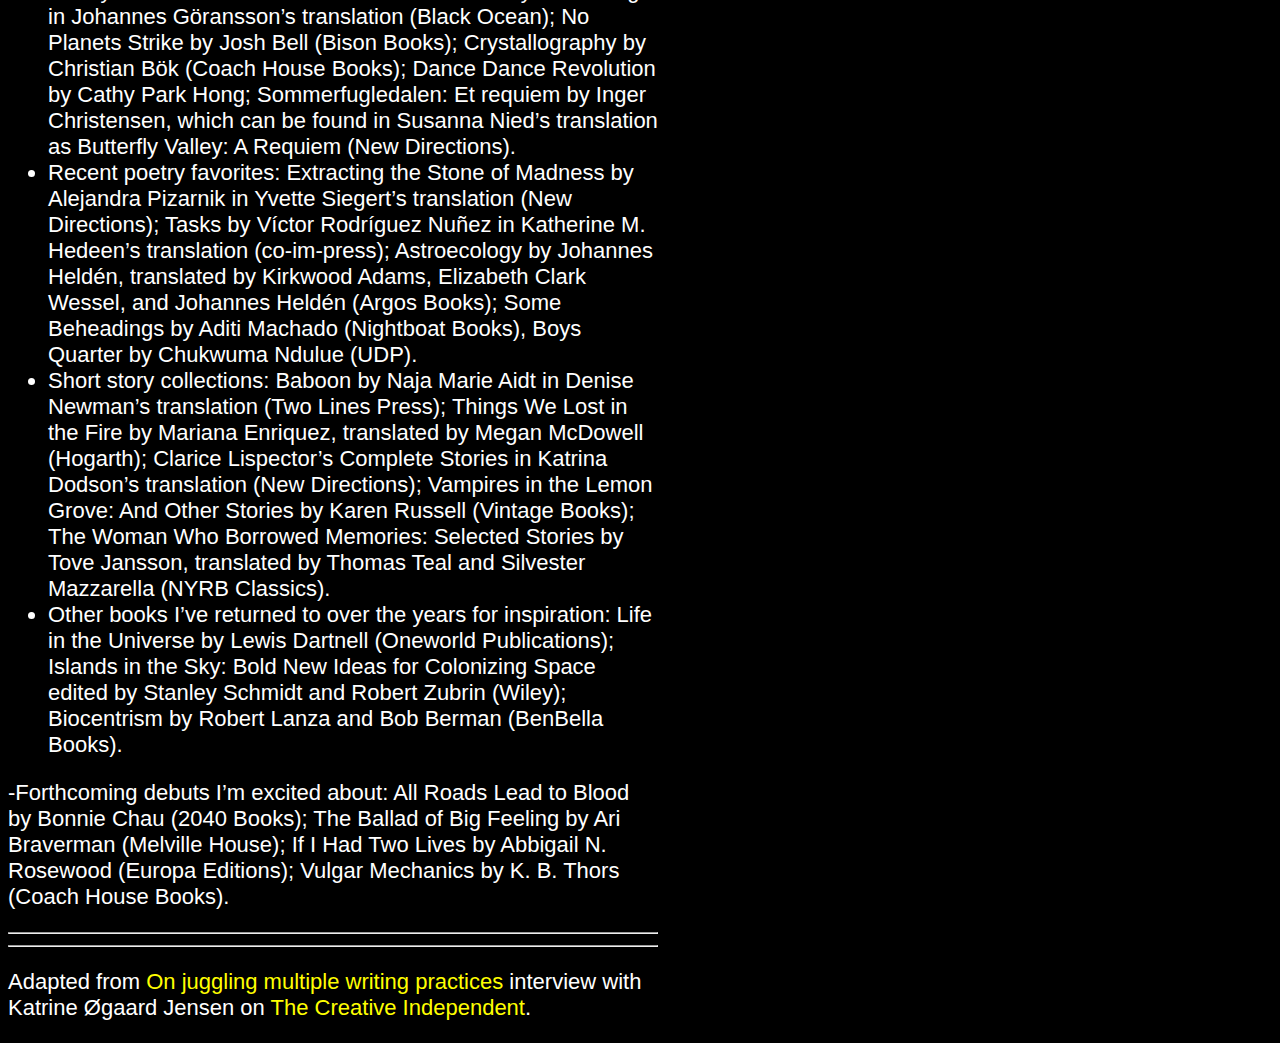
<file: interview/exercise-interview-css1.html>
<!DOCTYPE html>
<html>

  <head>
      <title>Interview in CSS 1 (Freestyle)</title>
      <meta charset="utf-8">
      <link rel="stylesheet" href="css/interview1.css">
  </head>
  
  <body>  
	<div id="container">
     	<h2 id="prelude">
      		Prelude
      	</h2>
      	<h1>Katrine Øgaard Jensen</h1>
		<h2>Writer, Editor, Translator</h2>
		<img src="images/Katrine-jensen-passport-crop.jpg" />
		<p>
			Katrine Øgaard Jensen is a translator and writer. She is one of the founding editors of EuropeNow, a journal of political research, literature, and art at Columbia University. She previously served as editor in chief of the Columbia Journal and blog editor at Asymptote and Words Without Borders. Her translation of Ursula Andkjær Olsen’s award-winning poetry collection Third-Millennium Heart was published by Action Books and Broken Dimanche Press in 2017.
		</p>
		<!-- start of interview -->
		<h2 id="conversation">Conversation</h2>
		<p>On juggling multiple writing practices</p>
		<p>Writer, editor, and translator Katrine Øgaard Jensen discusses balancing a job with personal work, and why you need to always be protective of your time.</p>

		<p><b>You’re a writer, journalist, translator, poet, and editor. Why do you work in all these forms and how do they inform each other?</b></p>

		<p>My different roles inform my work in different ways. Definitely my background in journalism informs my own writing, but also my translation, because translation actually requires a lot of research. For Third Millennium Heart I ended up doing a lot more research than I thought I’d need to, because the book is such an onion. It has so many layers, and it’s all about things being inside and outside of one another. I ended up spending hours in these internet rabbit holes trying to figure out what it was that the poet I was translating was talking about. Journalism definitely has helped me a lot in terms of understanding a text and getting into the depths of whatever a writer intended with the text. In terms of my own writing, I love doing research and discovering little weird scientific facts or discovering new worlds.</p>

		<p>I have a lot of weird books at home that inspire me. There’s one called Islands in the Sky: Bold New Ideas for Colonizing Space, which informs my poetry a lot. It opens my mind in different ways. It’s just one example of many books that I enjoy perusing when I’m trying to get new ideas. It’s not all particularly scientific, but some of it is. I have one book on angelic language that’s by some pseudoscientist. It’s called The Complete Enochian Dictionary and it’s some scientists who believed they had found the language of angels. I like delving into research of real worlds and also imaginary worlds when I do my writing.</p>

		<p><b>Without a bunch of scholarly annotations, people may not realize how much work goes into your translations. I’m wondering how that extensive research is folded into your final product?</b></p>

		<p>When I first read Third Millennium Heart, I thought, “Oh, no big deal.” I thought it was an easier work to translate than it actually was when I really delved into the text. At first I just translated it in a pretty straightforward way, but then halfway through the book I realized that there’s a lot more to this text than what I first thought, because there are some phrases that are odd, and places with very subtle differences in the Danish language that made me look it up, and then I realized it was a reference to something. Then I had to go back and find all these places where the language sounded a little bit off, and realized it was because it was referencing Kierkegaard or Nietzsche or Hegel. There’re also tons of references to the bible and a lot of scientific body language.</p>

		<p>As a translator, I’m supposed to make it sound similar to the original, not awkward, and barely noticeable that it’s a translation. But at the same time I have to hit exactly the right vocabulary in order for the reader to pick up on these references the same way that I did. So it was a matter of going into these works by these philosophers, or finding translations of the bible online to figure out what was the exact phrasing that she’s referring to, and how do I insert it in English in a way so that if people are curious about the text, they can Google this specific phrase and figure out, “Oh, that’s a reference to Nietzsche.” Or the bible or whatever it is.</p>

		<p>In that way I like how it reads seamlessly. And at the same time, if the reader knows that there are these references, maybe they’ll be curious and will start looking up some of the lines and actually find out that it is an onion full of layers in terms of literature, but also in regards to society. I like how the whole book sort of starts within the body. Then it moves out into society, and then it moves out into the universe with planets, and planets as spiderwebs and all that stuff. It is just such a multi-faceted work. It is my hope that people read it and will barely notice the references, but then when they do they’ll get really excited like I did.</p>

		<p>But I did have some challenges with her references to children’s songs, because some of these songs aren’t necessarily translated into English. For instance, there’s this one Danish children’s song that just sort of keeps going. Like you keep building on this song. The title of the song means “the mountain lies far out in the wood.” I had a really hard time finding an English equivalent to it. I ended up with “The Green Grass Grows All Around” because that actually has the same form. In some cases I had to swap out the references so that you would understand the idea behind the song more than the song itself. That’s, again, just one example of how I had to deal with research and translating that research into the English work.</p>

		<p>Let’s talk about process and the rabbit holes you fall into while translating. We’re in this hyper-informational age where you can get on your phone and Google something and actually even translate a line, which one assumes could make this kind of work easier or more complicated.</p>

		<p>I don’t know how other people do this, but for me I actually do research pretty much line by line. I don’t sit down and do all this research and then start working. It’s more like I start a poem, and then whenever I hit something that sounds like a reference, I’ll Google it. And then I’ll figure out what the reference is, and then I’ll start researching how to translate it into English.</p>

		<p>I can tell you my favorite rabbit hole that I encountered. There’s this one poem I translated where it references a couple of songs. And in one of them, there’s a simple line that goes: “I dreamt a dream last night.” And I was just thinking oh, this is kind of weird that you have this fragment that just says, “I dreamt a dream last night.” I was thinking, why did she put it in there? And then I Googled it, and it turns out that it was actually a reference to the oldest known secular song in the Nordic country, which was written around 1300. It’s an old East Norse song that’s included in the Codex Runicus, which is a transcript of Scanian law. Just like this old Norse song written in runes. That’s an obvious rabbit hole to go down because I was obsessed with trying to figure out what it meant.</p>

		<p><b>How long is a really long time for you?</b></p>

		<p>From when I got the book deal for translating Third Millennium Heart until it was done took me two years. But I also have, as you pointed out, a million other jobs. So, of course, it didn’t take me two whole years to translate this book. But with all the extensive research, it did take a long time.</p>

		<p><b>Since you’re translating and editing and working on all these things at the same time, how do you switch modes?</b></p>

		<p>It’s one of my favorite things, actually, because I feel like I never grow sick of one of those things because I keep switching between them. I have a pretty short attention span. I can only stay excited about one thing for a couple of hours and then I need to switch to something else. Translation is such an amazing writing exercise for me. It really helps me get excited about my own writing.</p>

		<p>I translate a lot of stuff just for fun that I don’t necessarily plan to get published. Whenever I read a great poet, I just feel the urge to translate them into another language so I can practice getting that beautiful writing into my veins, or get it through my fingertips by rewriting it in another language. To me translation is very much a writing exercise that gets me into writing my own stuff. I did my MFA at Columbia University and there I had this great teacher, Alice Quinn. She’s the Director of Poetry Society America and worked at The New Yorker for a long time. She taught this class called something like “The Beauty and the Power of the Sentence,” where she told all of us that we should, as a writing exercise, take a book that we love and then type it out. Like, basically type the entire book into our computers. And then just sort of let the sentences flow through our fingertips.</p>

		<p>To me, translation is taking that a step further. Not just typing in a text that I love, but actually rewriting it in another language. It’s like reinventing it. It makes you feel like you have decoded how it was done, in a way.</p>

		<p>Editing is also a really important component of everything I do because, first of all, I spend a lot of time scouting for new writers from all over the world. When I worked at Asymptote, the journal for literary translation, I was so inspired by all the submissions we received. I was really excited about finding new voices all over the world that were translated into English, many of them for the first time. Discovering these voices also informed my own writing in many ways.</p>

		<p>It’s my job to go and find these new voices. It’s incredibly inspiring to me, and a privilege, that I get to sit and look for writers from all kinds of countries and cultures for a living—writers who are major in their own countries, but who I’d never heard of because I don’t speak the language they write in.</p>

		<p>Editing and solicitation plays a major part in my creative process, too. Just reading all these different poets and prose writers inspires me a lot. Then there’s of course the line-editing aspect of it, which is another component that I couldn’t live without because every time I pay really close attention to another writer and their sentences when I edit them, I also become very aware of my own writing in a different way. I try to edit myself as carefully as I edit others.</p>

		<p>It’s very difficult, but it does help a lot. In editing others, I learn how to spot my own mistakes. When you see awkwardness in other people’s writing, you can sometimes also be like, “Oh, wait. That’s also what I did. I need to go back and fix that, because it’s actually really annoying.” It is all connected.</p>

		<p>When I talk to people about what I do they sometimes say, “Yeah, but wouldn’t you really like to just be a full-time writer? Isn’t that the dream?” But it really isn’t, because I can’t see myself not doing all of these things at once. There’s some kind of network there that I don’t want to break, you know? I have my own little ecosystem of different things that I love to do. I think I would go insane if I did just one of those things.</p>

		<p><b>Because of all the multifaceted things that inform your work, do you ever get over-stimulated and have a hard time focusing?</b></p>

		<p>Yes, always. It’s a constant struggle. And that’s, of course, also the danger of doing this many things. It is really difficult to delve in and stay with one thing for long enough to get to the next level. It’s a lot easier for me to just sit down and edit, or to translate, than it is for me to get into the writing zone. The writing zone is a constant struggle in my life. Getting to the point where I feel like I can really focus on my own writing is something I’m still trying to figure out how to do.</p>

		<p><b>Describe your daily process and how you balance these different parts of yourself.</b></p>

		<p>For now, I have three days a week where I edit for my day job, and then I have four consecutive days where I either sit down to translate, or I write my own stuff. I try to say, “Okay. This is my writing weekend.” Or, “This is my translation weekend.” And weekend means four days for me, which is a pleasure. That’s how I try to switch between those things. But I do need several days in a row where I can focus. It’s the same with emails. I read this great article by a writer who asked, “Would you rather be known for your actual writing or your swift email response?”</p>

		<p><b>I know exactly what you’re talking about. I read it. I was like, “This is perfect.”</b></p>

		<p>That was a really good article for me to read because for so long I’ve been obsessed with emailing people back right away. When I was out for a walk and an email ticked in on my iPhone I would immediately reply to them. I’d get some kind of gratification out of, you know, “Oh, I did a good job. I replied to this person immediately.” But it took me out of that meditative state that I was in. So now I try to really stick with only replying to emails on the days where I’m working.</p>

		<p>On those three days where I’m in the office, I try to reply to all the emails then. I’ll still read them over the weekend, but I’ll try to decide if I really need to reply to them or not. So, I really try to just say that my weekends are holy. I need to be in a completely different world on those days. That’s how I try to balance the different things that I do.</p>

		<p><b>I feel like many people don’t understand people who work in a lot of forms. When your work is blurring several lines, you can easily fall through the cracks because you’re not easily quantifiable.</b></p>

		<p>Absolutely. And I’ll also say it’s the same with my personal life. Actually, I try to also plan out little blocks of personal engagement. I try to always plan my dinner dates with friends, or drinks or whatever, within the days I’m working in the office in Manhattan so that it won’t interfere with my writing or creative time. I think I do that pretty well, even though I do get a lot of flak from my friends for not going out on the weekends. It’s very helpful for me.</p>

		<p><b>I struggle with that, too. When do I have enough time for my brain to open up those channels that allow me to create something I can be happy with? It’s hard.</b></p>

		<p>Exactly. I have a lot of friends who say they wake up in the morning and then do their writing early before they do anything else. I’m so jealous of that because I need full blocks of time. I need full days. I need to feel like I have an infinite amount of time ahead of me in order to do anything. And I’m happy to say that apparently David Lynch feels the same way. I just read his book on meditation and catching the big fish. It was really inspiring to me. The book was about his struggles with creativity and how to create things. He was talking about his youth as a painter, saying, “You know, in order to get one good hour in of painting, you have to have at least four hours.”</p>

		<!-- begin references -->
		<h2 id="reference">Some Things</h2>
		<p>Katrine Øgaard Jensen recommends:</p>
		<ul>
			<li>
				Poetry that’s with me when I write: Dark Matter by Aase Berg in Johannes Göransson’s translation (Black Ocean); No Planets Strike by Josh Bell (Bison Books); Crystallography by Christian Bök (Coach House Books); Dance Dance Revolution by Cathy Park Hong; Sommerfugledalen: Et requiem by Inger Christensen, which can be found in Susanna Nied’s translation as Butterfly Valley: A Requiem (New Directions).
			</li>
			<li>
				Recent poetry favorites: Extracting the Stone of Madness by Alejandra Pizarnik in Yvette Siegert’s translation (New Directions); Tasks by Víctor Rodríguez Nuñez in Katherine M. Hedeen’s translation (co-im-press); Astroecology by Johannes Heldén, translated by Kirkwood Adams, Elizabeth Clark Wessel, and Johannes Heldén (Argos Books); Some Beheadings by Aditi Machado (Nightboat Books), Boys Quarter by Chukwuma Ndulue (UDP).
			</li>
			<li>
				Short story collections: Baboon by Naja Marie Aidt in Denise Newman’s translation (Two Lines Press); Things We Lost in the Fire by Mariana Enriquez, translated by Megan McDowell (Hogarth); Clarice Lispector’s Complete Stories in Katrina Dodson’s translation (New Directions); Vampires in the Lemon Grove: And Other Stories by Karen Russell (Vintage Books); The Woman Who Borrowed Memories: Selected Stories by Tove Jansson, translated by Thomas Teal and Silvester Mazzarella (NYRB Classics).
			</li>
			<li>
				Other books I’ve returned to over the years for inspiration: Life in the Universe by Lewis Dartnell (Oneworld Publications); Islands in the Sky: Bold New Ideas for Colonizing Space edited by Stanley Schmidt and Robert Zubrin (Wiley); Biocentrism by Robert Lanza and Bob Berman (BenBella Books).
			</li>
		</ul>
		<p>-Forthcoming debuts I’m excited about: All Roads Lead to Blood by Bonnie Chau (2040 Books); The Ballad of Big Feeling by Ari Braverman (Melville House); If I Had Two Lives by Abbigail N. Rosewood (Europa Editions); Vulgar Mechanics by K. B. Thors (Coach House Books).</p>
		<hr />
		<div id="toc">
			<h2>Table of Contents</h2>
			<ul>
				<li><a href="#prelude">Prelude</a></li>
				<li><a href="#conversation">Conversation</a></li>
				<li><a href="#reference">Some Things</a></li>
			</ul>
		</div>
		<hr />
		<p>Adapted from <a href="https://thecreativeindependent.com/people/writer-katrine-ogaard-jensen-on-juggling-multiple-writing-practices/">On juggling multiple writing practices</a> interview with Katrine Øgaard Jensen on <a href="https://thecreativeindependent.com/">The Creative Independent</a>.</p>
    </div>
  </body>

</html>
</file>
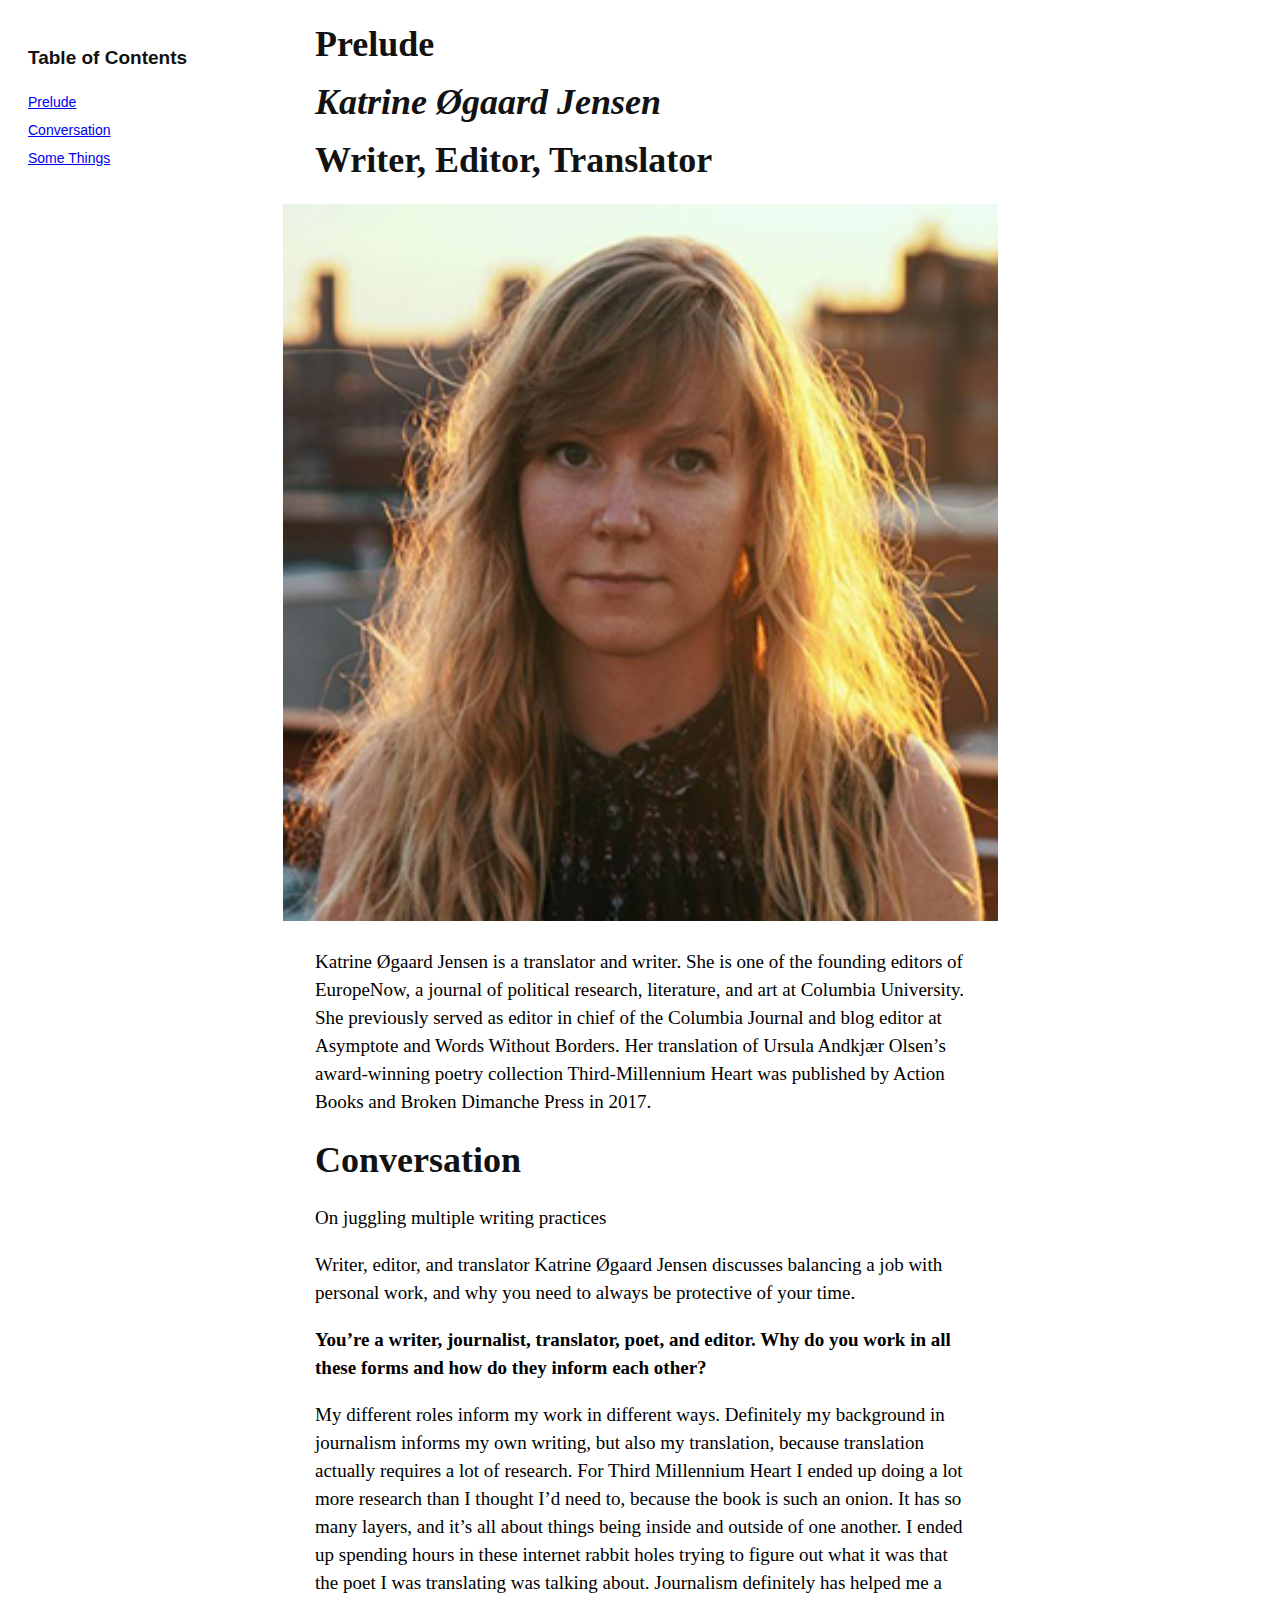
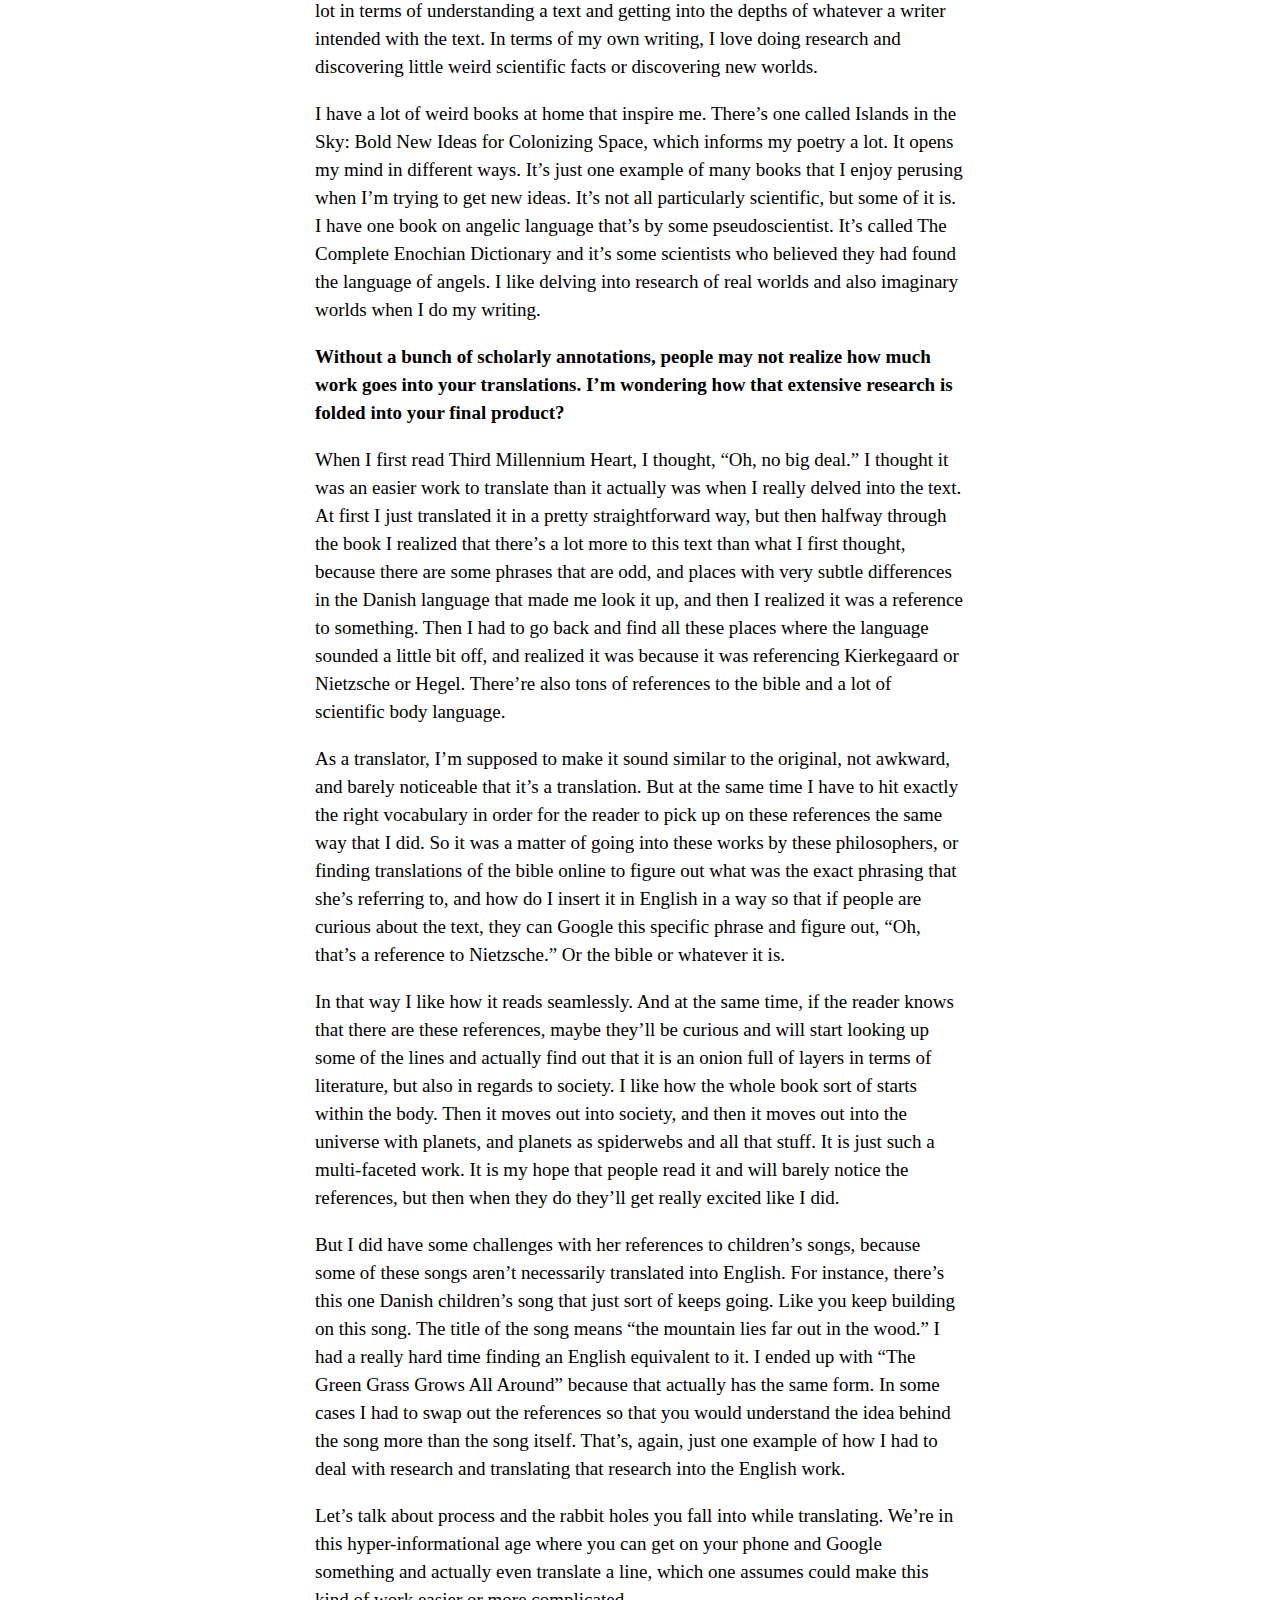
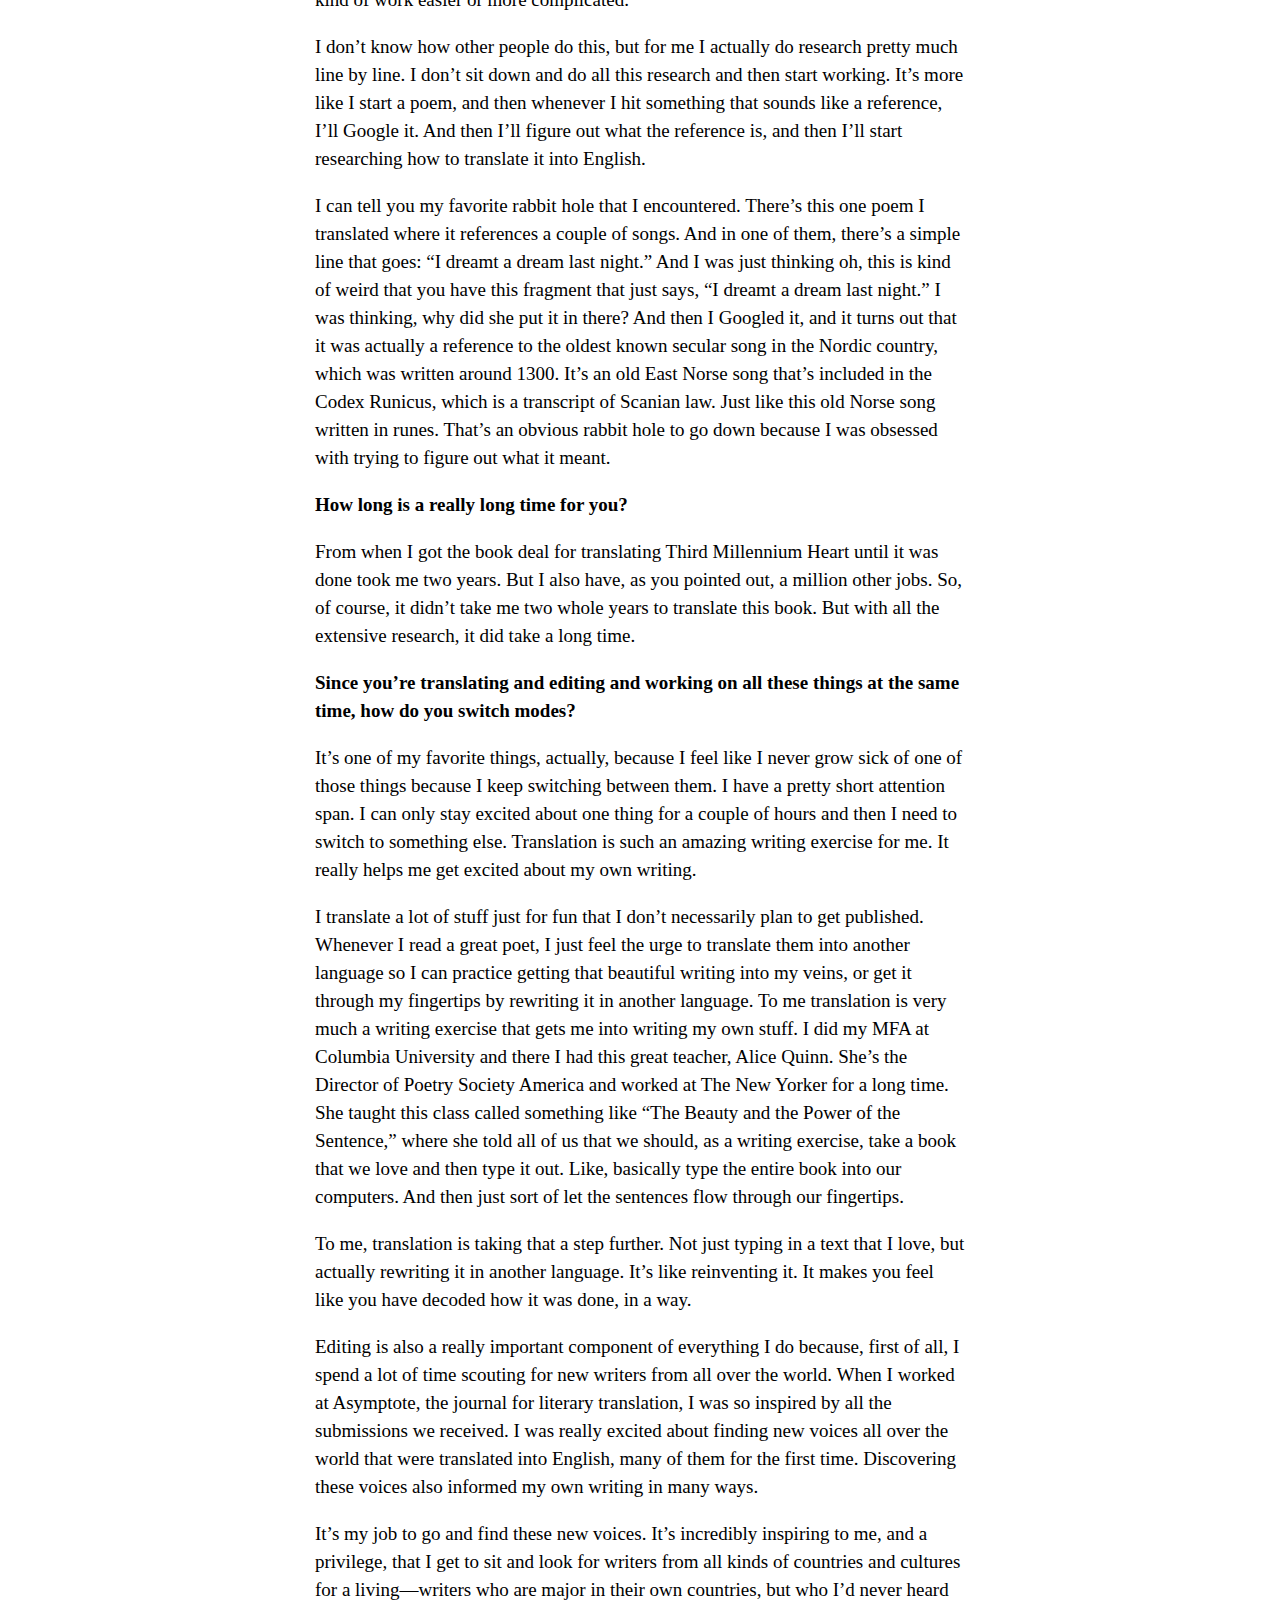
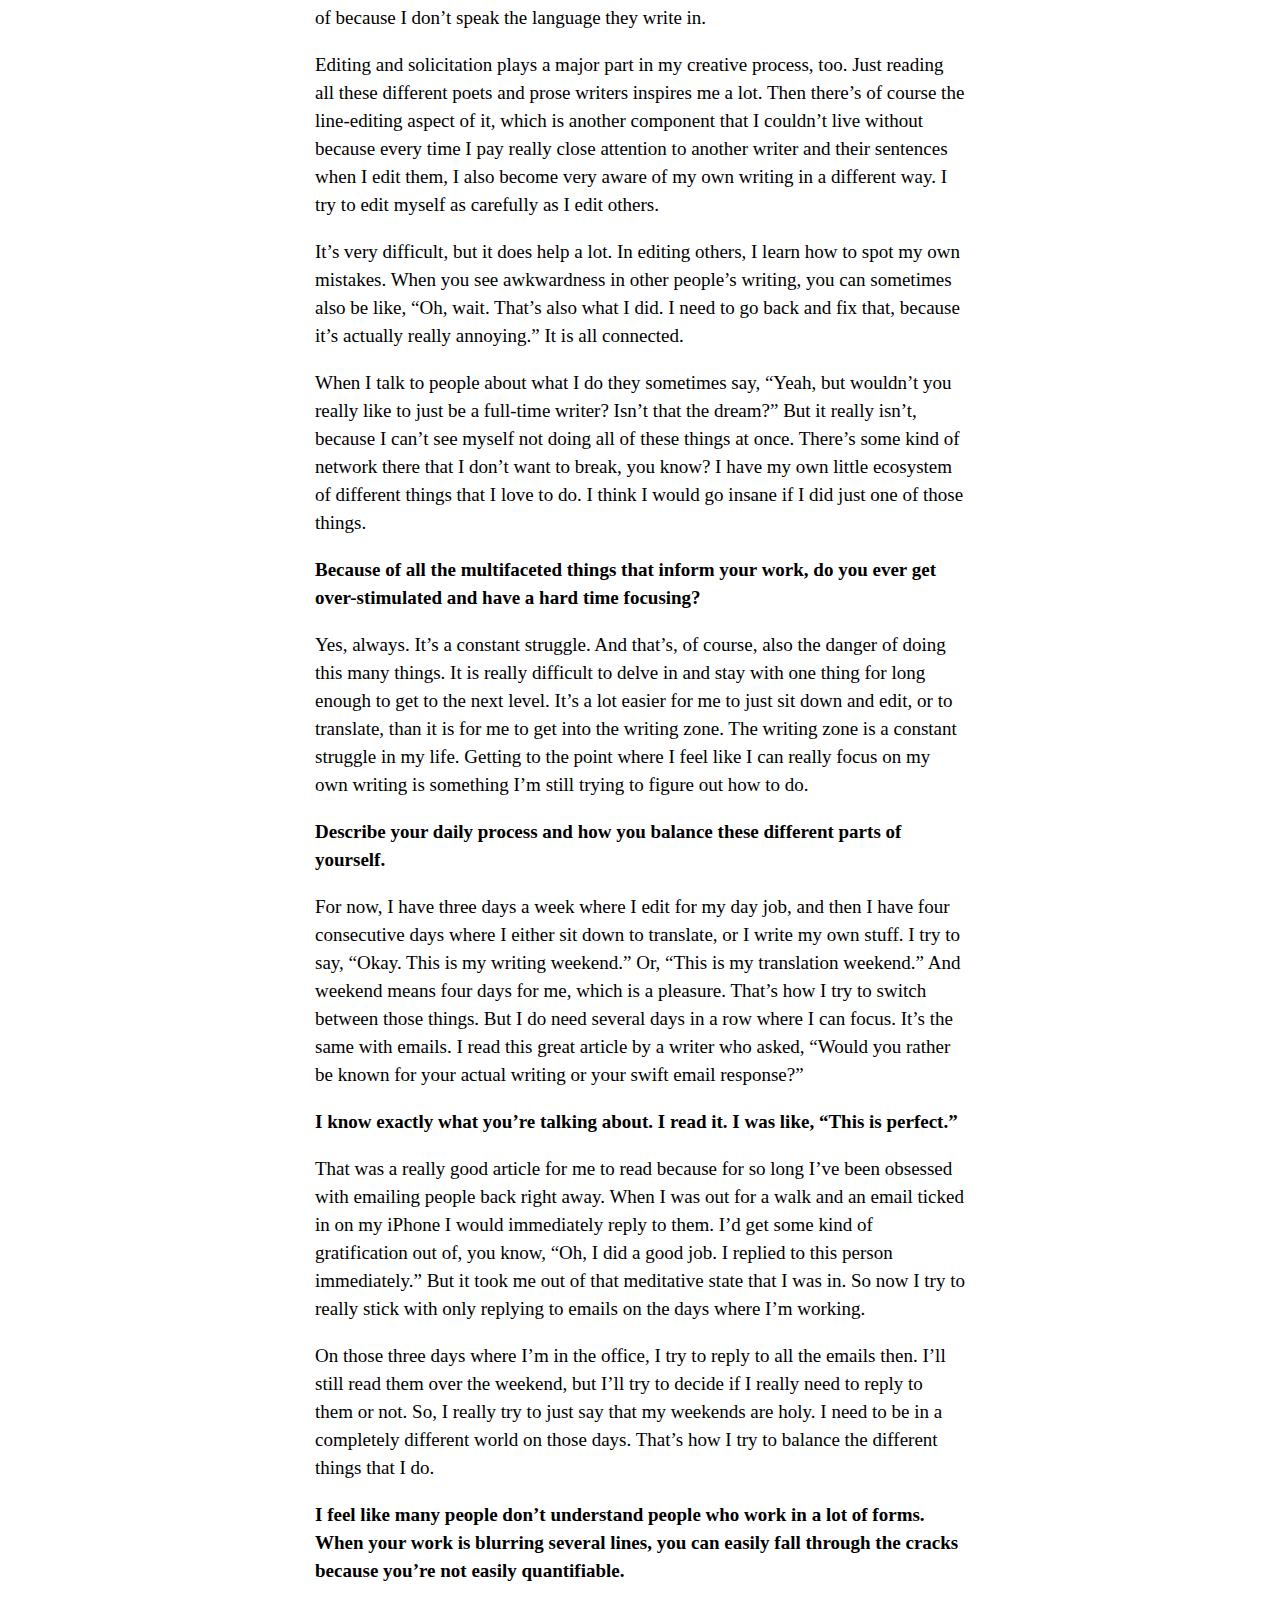
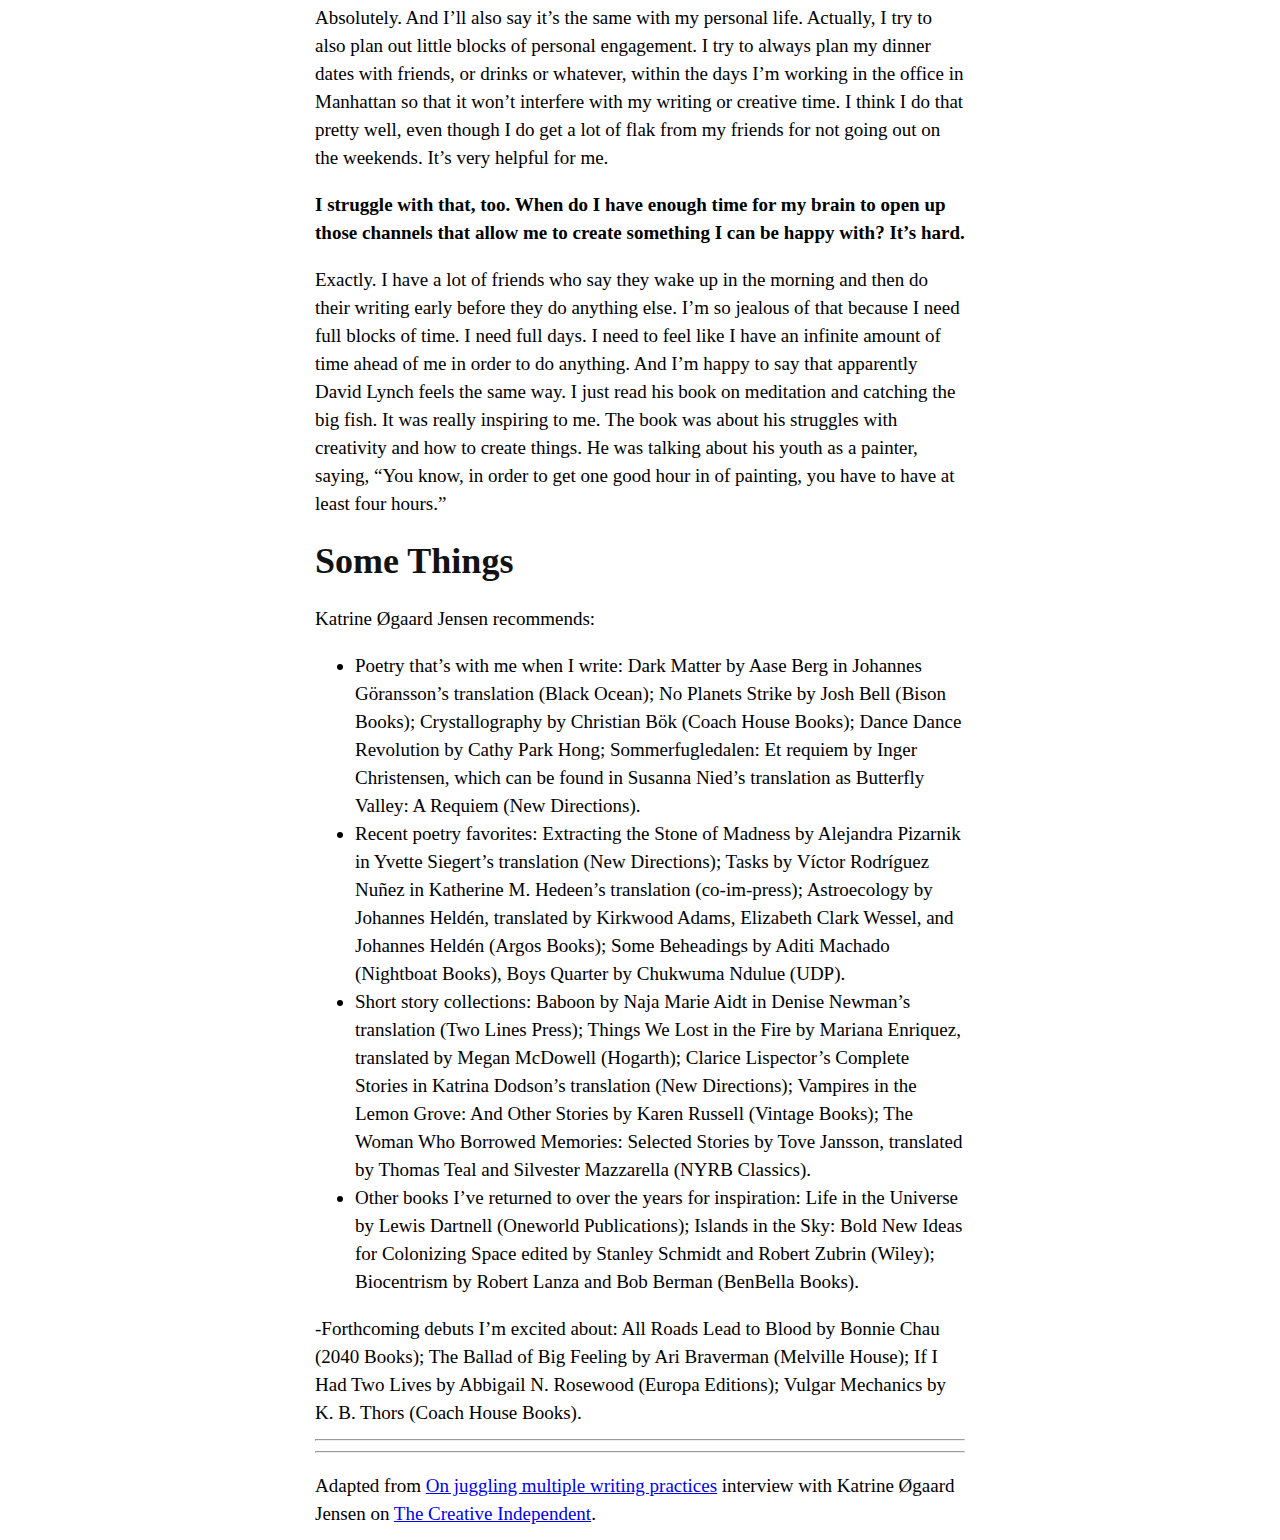
<file: interview/exercise-interview-css2.html>
<!DOCTYPE html>
<html>

  <head>
      <title>Interview in CSS 2 (Copy)</title>
      <meta charset="utf-8">
      <link rel="stylesheet" href="css/interview2.css">
  </head>
  
  <body>  
	<div id="container">
     	<h2 id="prelude">
      		Prelude
      	</h2>
      	<h1>Katrine Øgaard Jensen</h1>
		<h2>Writer, Editor, Translator</h2>
		<img src="images/Katrine-jensen-passport-crop.jpg" />
		<p>
			Katrine Øgaard Jensen is a translator and writer. She is one of the founding editors of EuropeNow, a journal of political research, literature, and art at Columbia University. She previously served as editor in chief of the Columbia Journal and blog editor at Asymptote and Words Without Borders. Her translation of Ursula Andkjær Olsen’s award-winning poetry collection Third-Millennium Heart was published by Action Books and Broken Dimanche Press in 2017.
		</p>
		<!-- start of interview -->
		<h2 id="conversation">Conversation</h2>
		<p>On juggling multiple writing practices</p>
		<p>Writer, editor, and translator Katrine Øgaard Jensen discusses balancing a job with personal work, and why you need to always be protective of your time.</p>

		<p><b>You’re a writer, journalist, translator, poet, and editor. Why do you work in all these forms and how do they inform each other?</b></p>

		<p>My different roles inform my work in different ways. Definitely my background in journalism informs my own writing, but also my translation, because translation actually requires a lot of research. For Third Millennium Heart I ended up doing a lot more research than I thought I’d need to, because the book is such an onion. It has so many layers, and it’s all about things being inside and outside of one another. I ended up spending hours in these internet rabbit holes trying to figure out what it was that the poet I was translating was talking about. Journalism definitely has helped me a lot in terms of understanding a text and getting into the depths of whatever a writer intended with the text. In terms of my own writing, I love doing research and discovering little weird scientific facts or discovering new worlds.</p>

		<p>I have a lot of weird books at home that inspire me. There’s one called Islands in the Sky: Bold New Ideas for Colonizing Space, which informs my poetry a lot. It opens my mind in different ways. It’s just one example of many books that I enjoy perusing when I’m trying to get new ideas. It’s not all particularly scientific, but some of it is. I have one book on angelic language that’s by some pseudoscientist. It’s called The Complete Enochian Dictionary and it’s some scientists who believed they had found the language of angels. I like delving into research of real worlds and also imaginary worlds when I do my writing.</p>

		<p><b>Without a bunch of scholarly annotations, people may not realize how much work goes into your translations. I’m wondering how that extensive research is folded into your final product?</b></p>

		<p>When I first read Third Millennium Heart, I thought, “Oh, no big deal.” I thought it was an easier work to translate than it actually was when I really delved into the text. At first I just translated it in a pretty straightforward way, but then halfway through the book I realized that there’s a lot more to this text than what I first thought, because there are some phrases that are odd, and places with very subtle differences in the Danish language that made me look it up, and then I realized it was a reference to something. Then I had to go back and find all these places where the language sounded a little bit off, and realized it was because it was referencing Kierkegaard or Nietzsche or Hegel. There’re also tons of references to the bible and a lot of scientific body language.</p>

		<p>As a translator, I’m supposed to make it sound similar to the original, not awkward, and barely noticeable that it’s a translation. But at the same time I have to hit exactly the right vocabulary in order for the reader to pick up on these references the same way that I did. So it was a matter of going into these works by these philosophers, or finding translations of the bible online to figure out what was the exact phrasing that she’s referring to, and how do I insert it in English in a way so that if people are curious about the text, they can Google this specific phrase and figure out, “Oh, that’s a reference to Nietzsche.” Or the bible or whatever it is.</p>

		<p>In that way I like how it reads seamlessly. And at the same time, if the reader knows that there are these references, maybe they’ll be curious and will start looking up some of the lines and actually find out that it is an onion full of layers in terms of literature, but also in regards to society. I like how the whole book sort of starts within the body. Then it moves out into society, and then it moves out into the universe with planets, and planets as spiderwebs and all that stuff. It is just such a multi-faceted work. It is my hope that people read it and will barely notice the references, but then when they do they’ll get really excited like I did.</p>

		<p>But I did have some challenges with her references to children’s songs, because some of these songs aren’t necessarily translated into English. For instance, there’s this one Danish children’s song that just sort of keeps going. Like you keep building on this song. The title of the song means “the mountain lies far out in the wood.” I had a really hard time finding an English equivalent to it. I ended up with “The Green Grass Grows All Around” because that actually has the same form. In some cases I had to swap out the references so that you would understand the idea behind the song more than the song itself. That’s, again, just one example of how I had to deal with research and translating that research into the English work.</p>

		<p>Let’s talk about process and the rabbit holes you fall into while translating. We’re in this hyper-informational age where you can get on your phone and Google something and actually even translate a line, which one assumes could make this kind of work easier or more complicated.</p>

		<p>I don’t know how other people do this, but for me I actually do research pretty much line by line. I don’t sit down and do all this research and then start working. It’s more like I start a poem, and then whenever I hit something that sounds like a reference, I’ll Google it. And then I’ll figure out what the reference is, and then I’ll start researching how to translate it into English.</p>

		<p>I can tell you my favorite rabbit hole that I encountered. There’s this one poem I translated where it references a couple of songs. And in one of them, there’s a simple line that goes: “I dreamt a dream last night.” And I was just thinking oh, this is kind of weird that you have this fragment that just says, “I dreamt a dream last night.” I was thinking, why did she put it in there? And then I Googled it, and it turns out that it was actually a reference to the oldest known secular song in the Nordic country, which was written around 1300. It’s an old East Norse song that’s included in the Codex Runicus, which is a transcript of Scanian law. Just like this old Norse song written in runes. That’s an obvious rabbit hole to go down because I was obsessed with trying to figure out what it meant.</p>

		<p><b>How long is a really long time for you?</b></p>

		<p>From when I got the book deal for translating Third Millennium Heart until it was done took me two years. But I also have, as you pointed out, a million other jobs. So, of course, it didn’t take me two whole years to translate this book. But with all the extensive research, it did take a long time.</p>

		<p><b>Since you’re translating and editing and working on all these things at the same time, how do you switch modes?</b></p>

		<p>It’s one of my favorite things, actually, because I feel like I never grow sick of one of those things because I keep switching between them. I have a pretty short attention span. I can only stay excited about one thing for a couple of hours and then I need to switch to something else. Translation is such an amazing writing exercise for me. It really helps me get excited about my own writing.</p>

		<p>I translate a lot of stuff just for fun that I don’t necessarily plan to get published. Whenever I read a great poet, I just feel the urge to translate them into another language so I can practice getting that beautiful writing into my veins, or get it through my fingertips by rewriting it in another language. To me translation is very much a writing exercise that gets me into writing my own stuff. I did my MFA at Columbia University and there I had this great teacher, Alice Quinn. She’s the Director of Poetry Society America and worked at The New Yorker for a long time. She taught this class called something like “The Beauty and the Power of the Sentence,” where she told all of us that we should, as a writing exercise, take a book that we love and then type it out. Like, basically type the entire book into our computers. And then just sort of let the sentences flow through our fingertips.</p>

		<p>To me, translation is taking that a step further. Not just typing in a text that I love, but actually rewriting it in another language. It’s like reinventing it. It makes you feel like you have decoded how it was done, in a way.</p>

		<p>Editing is also a really important component of everything I do because, first of all, I spend a lot of time scouting for new writers from all over the world. When I worked at Asymptote, the journal for literary translation, I was so inspired by all the submissions we received. I was really excited about finding new voices all over the world that were translated into English, many of them for the first time. Discovering these voices also informed my own writing in many ways.</p>

		<p>It’s my job to go and find these new voices. It’s incredibly inspiring to me, and a privilege, that I get to sit and look for writers from all kinds of countries and cultures for a living—writers who are major in their own countries, but who I’d never heard of because I don’t speak the language they write in.</p>

		<p>Editing and solicitation plays a major part in my creative process, too. Just reading all these different poets and prose writers inspires me a lot. Then there’s of course the line-editing aspect of it, which is another component that I couldn’t live without because every time I pay really close attention to another writer and their sentences when I edit them, I also become very aware of my own writing in a different way. I try to edit myself as carefully as I edit others.</p>

		<p>It’s very difficult, but it does help a lot. In editing others, I learn how to spot my own mistakes. When you see awkwardness in other people’s writing, you can sometimes also be like, “Oh, wait. That’s also what I did. I need to go back and fix that, because it’s actually really annoying.” It is all connected.</p>

		<p>When I talk to people about what I do they sometimes say, “Yeah, but wouldn’t you really like to just be a full-time writer? Isn’t that the dream?” But it really isn’t, because I can’t see myself not doing all of these things at once. There’s some kind of network there that I don’t want to break, you know? I have my own little ecosystem of different things that I love to do. I think I would go insane if I did just one of those things.</p>

		<p><b>Because of all the multifaceted things that inform your work, do you ever get over-stimulated and have a hard time focusing?</b></p>

		<p>Yes, always. It’s a constant struggle. And that’s, of course, also the danger of doing this many things. It is really difficult to delve in and stay with one thing for long enough to get to the next level. It’s a lot easier for me to just sit down and edit, or to translate, than it is for me to get into the writing zone. The writing zone is a constant struggle in my life. Getting to the point where I feel like I can really focus on my own writing is something I’m still trying to figure out how to do.</p>

		<p><b>Describe your daily process and how you balance these different parts of yourself.</b></p>

		<p>For now, I have three days a week where I edit for my day job, and then I have four consecutive days where I either sit down to translate, or I write my own stuff. I try to say, “Okay. This is my writing weekend.” Or, “This is my translation weekend.” And weekend means four days for me, which is a pleasure. That’s how I try to switch between those things. But I do need several days in a row where I can focus. It’s the same with emails. I read this great article by a writer who asked, “Would you rather be known for your actual writing or your swift email response?”</p>

		<p><b>I know exactly what you’re talking about. I read it. I was like, “This is perfect.”</b></p>

		<p>That was a really good article for me to read because for so long I’ve been obsessed with emailing people back right away. When I was out for a walk and an email ticked in on my iPhone I would immediately reply to them. I’d get some kind of gratification out of, you know, “Oh, I did a good job. I replied to this person immediately.” But it took me out of that meditative state that I was in. So now I try to really stick with only replying to emails on the days where I’m working.</p>

		<p>On those three days where I’m in the office, I try to reply to all the emails then. I’ll still read them over the weekend, but I’ll try to decide if I really need to reply to them or not. So, I really try to just say that my weekends are holy. I need to be in a completely different world on those days. That’s how I try to balance the different things that I do.</p>

		<p><b>I feel like many people don’t understand people who work in a lot of forms. When your work is blurring several lines, you can easily fall through the cracks because you’re not easily quantifiable.</b></p>

		<p>Absolutely. And I’ll also say it’s the same with my personal life. Actually, I try to also plan out little blocks of personal engagement. I try to always plan my dinner dates with friends, or drinks or whatever, within the days I’m working in the office in Manhattan so that it won’t interfere with my writing or creative time. I think I do that pretty well, even though I do get a lot of flak from my friends for not going out on the weekends. It’s very helpful for me.</p>

		<p><b>I struggle with that, too. When do I have enough time for my brain to open up those channels that allow me to create something I can be happy with? It’s hard.</b></p>

		<p>Exactly. I have a lot of friends who say they wake up in the morning and then do their writing early before they do anything else. I’m so jealous of that because I need full blocks of time. I need full days. I need to feel like I have an infinite amount of time ahead of me in order to do anything. And I’m happy to say that apparently David Lynch feels the same way. I just read his book on meditation and catching the big fish. It was really inspiring to me. The book was about his struggles with creativity and how to create things. He was talking about his youth as a painter, saying, “You know, in order to get one good hour in of painting, you have to have at least four hours.”</p>

		<!-- begin references -->
		<h2 id="reference">Some Things</h2>
		<p>Katrine Øgaard Jensen recommends:</p>
		<ul>
			<li>
				Poetry that’s with me when I write: Dark Matter by Aase Berg in Johannes Göransson’s translation (Black Ocean); No Planets Strike by Josh Bell (Bison Books); Crystallography by Christian Bök (Coach House Books); Dance Dance Revolution by Cathy Park Hong; Sommerfugledalen: Et requiem by Inger Christensen, which can be found in Susanna Nied’s translation as Butterfly Valley: A Requiem (New Directions).
			</li>
			<li>
				Recent poetry favorites: Extracting the Stone of Madness by Alejandra Pizarnik in Yvette Siegert’s translation (New Directions); Tasks by Víctor Rodríguez Nuñez in Katherine M. Hedeen’s translation (co-im-press); Astroecology by Johannes Heldén, translated by Kirkwood Adams, Elizabeth Clark Wessel, and Johannes Heldén (Argos Books); Some Beheadings by Aditi Machado (Nightboat Books), Boys Quarter by Chukwuma Ndulue (UDP).
			</li>
			<li>
				Short story collections: Baboon by Naja Marie Aidt in Denise Newman’s translation (Two Lines Press); Things We Lost in the Fire by Mariana Enriquez, translated by Megan McDowell (Hogarth); Clarice Lispector’s Complete Stories in Katrina Dodson’s translation (New Directions); Vampires in the Lemon Grove: And Other Stories by Karen Russell (Vintage Books); The Woman Who Borrowed Memories: Selected Stories by Tove Jansson, translated by Thomas Teal and Silvester Mazzarella (NYRB Classics).
			</li>
			<li>
				Other books I’ve returned to over the years for inspiration: Life in the Universe by Lewis Dartnell (Oneworld Publications); Islands in the Sky: Bold New Ideas for Colonizing Space edited by Stanley Schmidt and Robert Zubrin (Wiley); Biocentrism by Robert Lanza and Bob Berman (BenBella Books).
			</li>
		</ul>
		<p>-Forthcoming debuts I’m excited about: All Roads Lead to Blood by Bonnie Chau (2040 Books); The Ballad of Big Feeling by Ari Braverman (Melville House); If I Had Two Lives by Abbigail N. Rosewood (Europa Editions); Vulgar Mechanics by K. B. Thors (Coach House Books).</p>
		<hr />
		<div id="toc">
			<h2>Table of Contents</h2>
			<ul>
				<li><a href="#prelude">Prelude</a></li>
				<li><a href="#conversation">Conversation</a></li>
				<li><a href="#reference">Some Things</a></li>
			</ul>
		</div>
		<hr />
		<p>Adapted from <a href="https://thecreativeindependent.com/people/writer-katrine-ogaard-jensen-on-juggling-multiple-writing-practices/">On juggling multiple writing practices</a> interview with Katrine Øgaard Jensen on <a href="https://thecreativeindependent.com/">The Creative Independent</a>.</p>
    </div>
  </body>

</html>
</file>
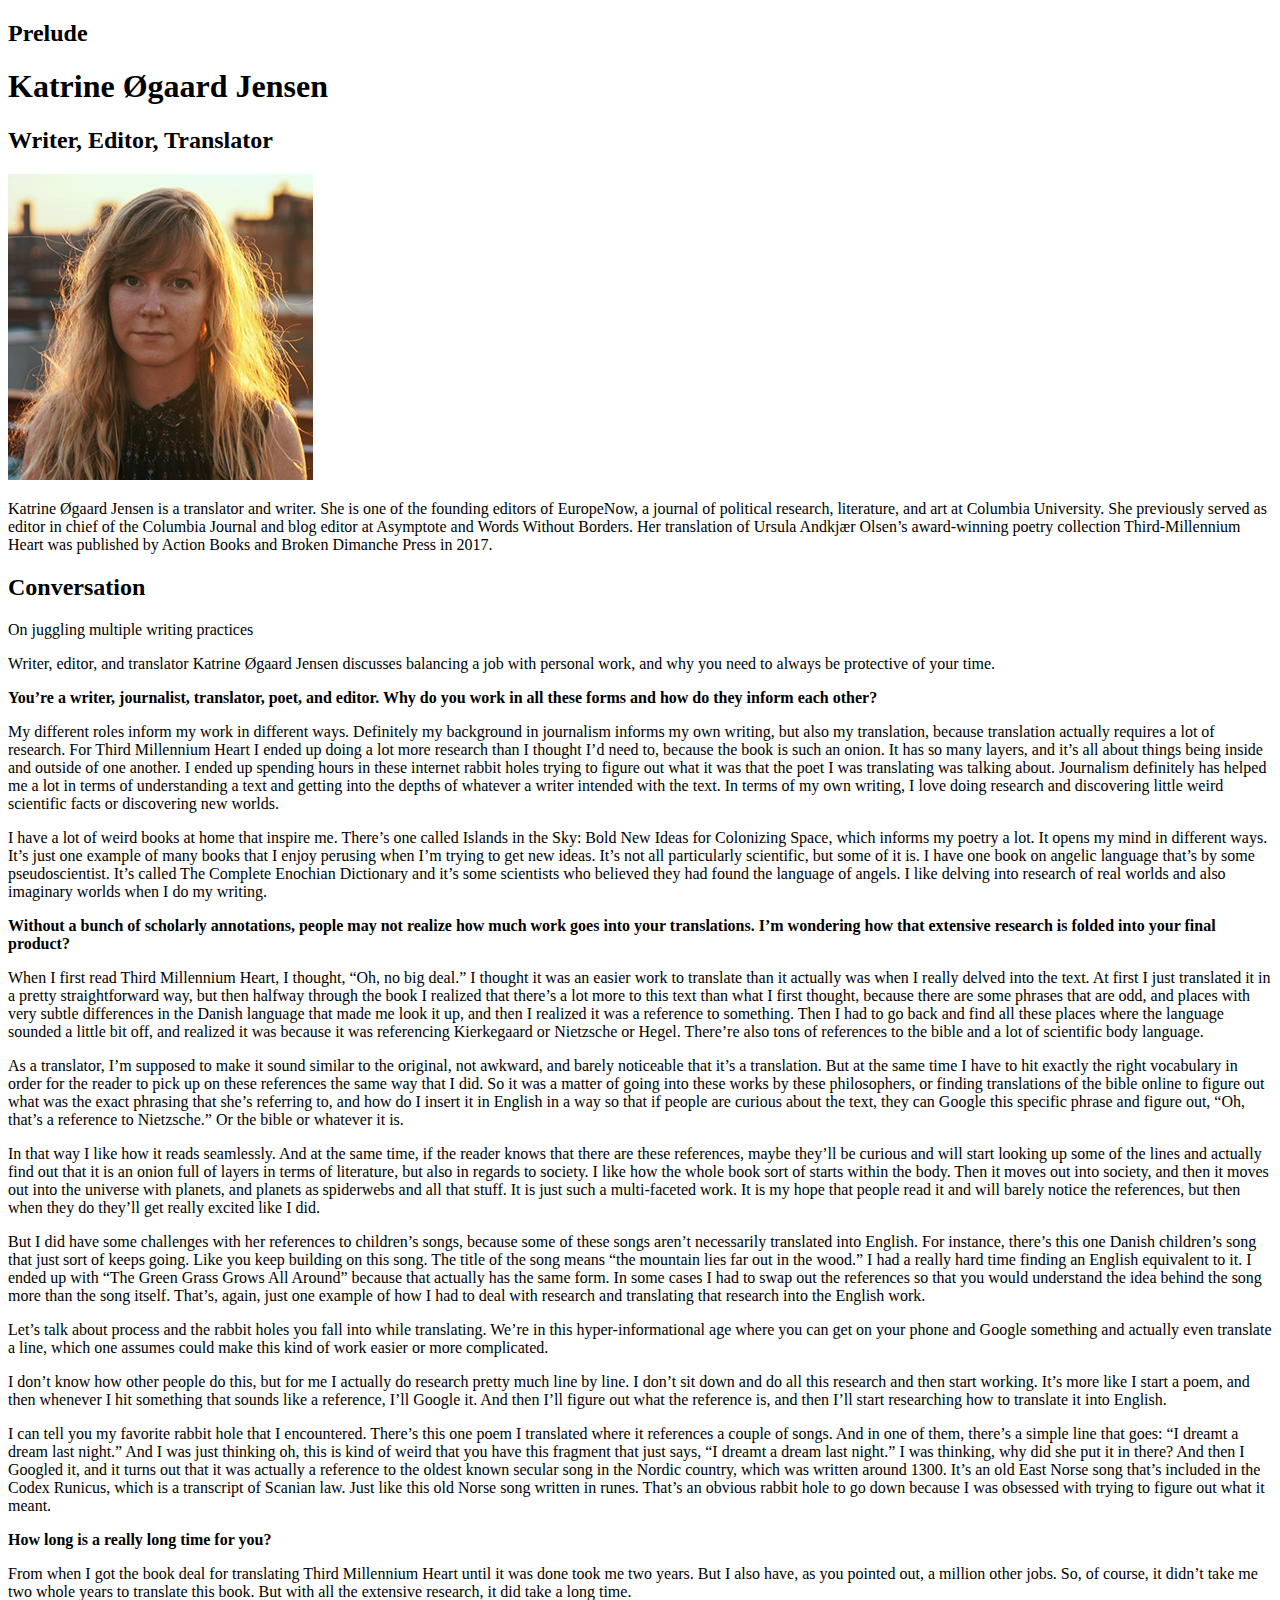
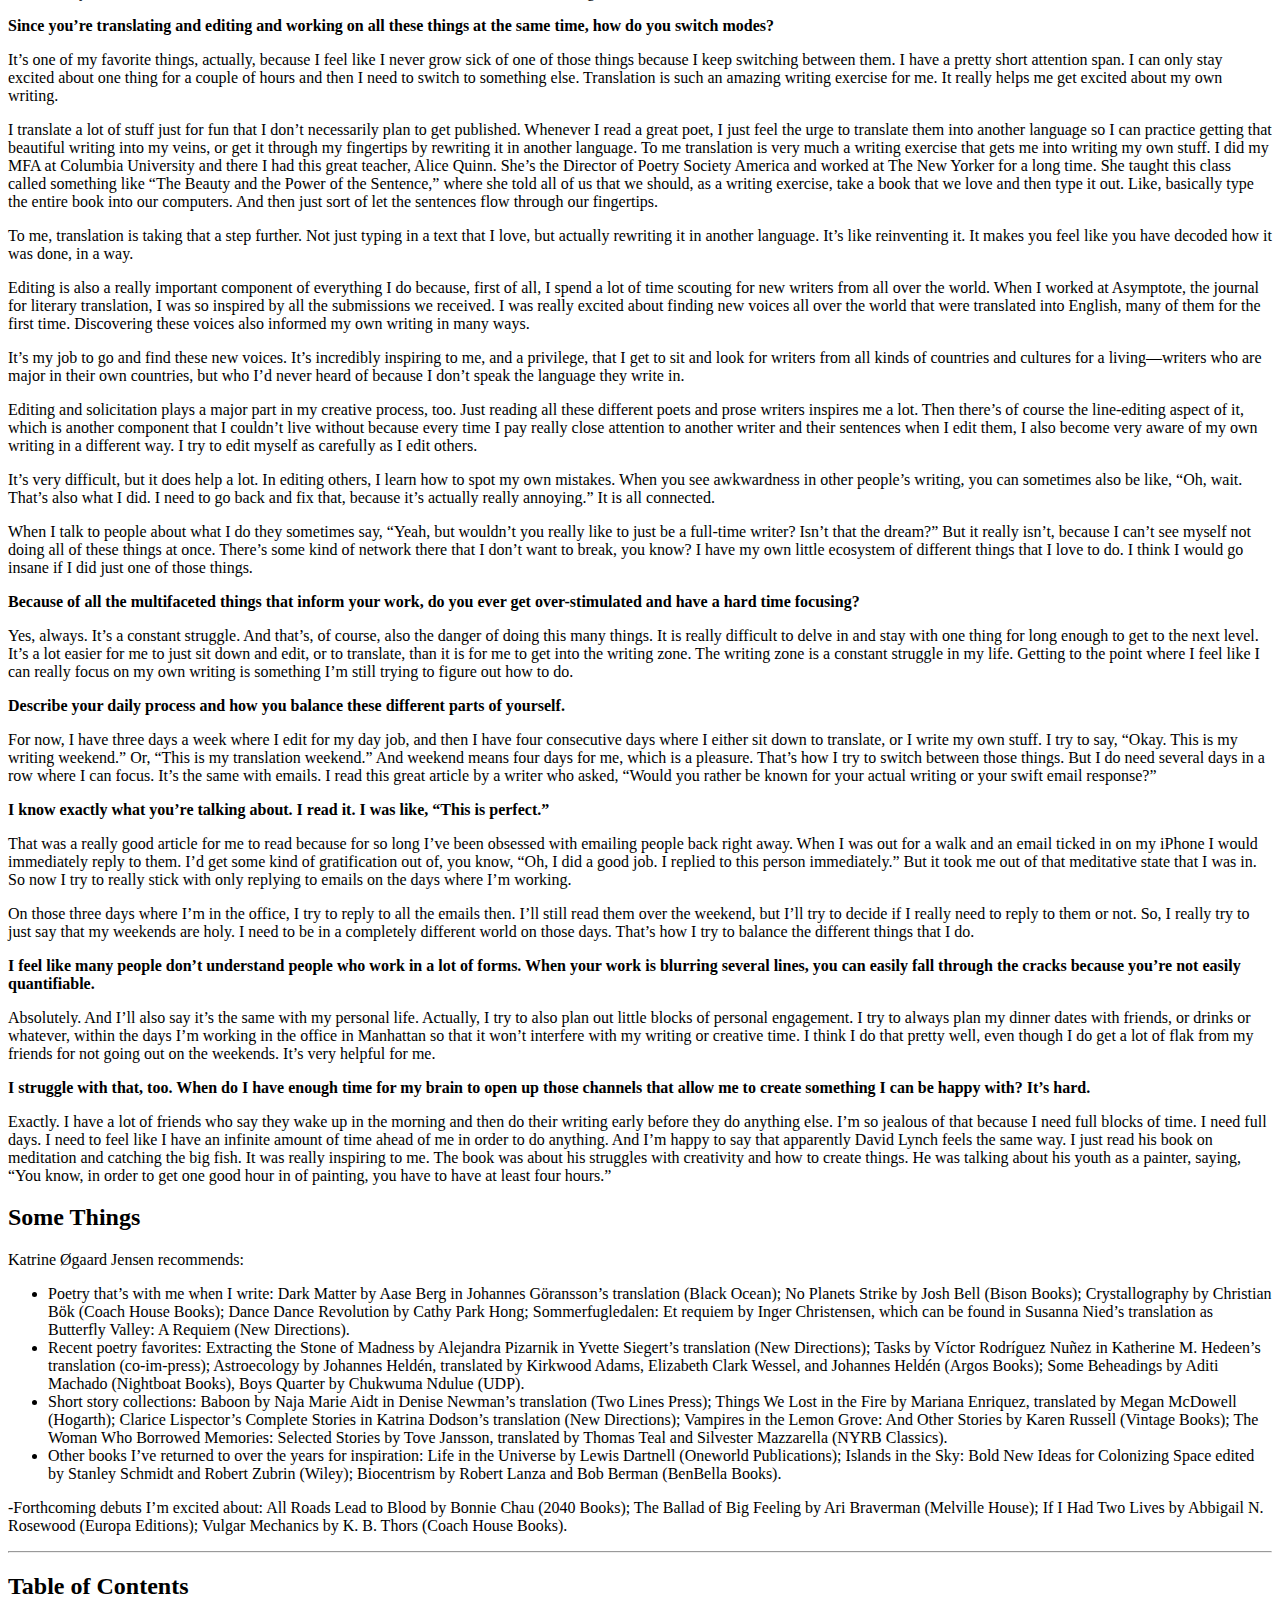
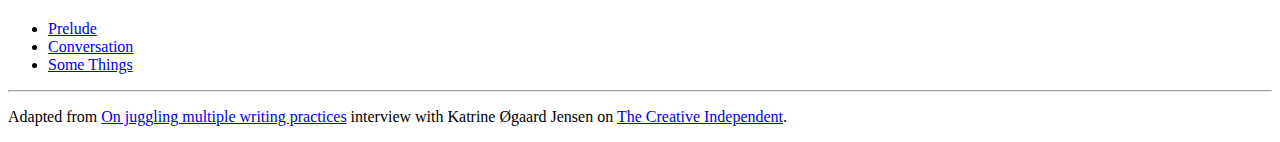
<file: interview/exercise-interview-html.html>
<!DOCTYPE html>
<html>

  <head>
      <title>Interview in HTML</title>
      <meta charset="utf-8">
  </head>
  
  <body>  
	<div id="interview">
     	<h2 id="predlude">
      		Prelude
      	</h2>
      	<h1>Katrine Øgaard Jensen</h1>
		<h2>Writer, Editor, Translator</h2>
		<img src="images/Katrine-jensen-passport-crop.jpg" />
		<p>
			Katrine Øgaard Jensen is a translator and writer. She is one of the founding editors of EuropeNow, a journal of political research, literature, and art at Columbia University. She previously served as editor in chief of the Columbia Journal and blog editor at Asymptote and Words Without Borders. Her translation of Ursula Andkjær Olsen’s award-winning poetry collection Third-Millennium Heart was published by Action Books and Broken Dimanche Press in 2017.
		</p>
		<!-- start of interview -->
		<h2 id="conversation">Conversation</h2>
		<p>On juggling multiple writing practices</p>
		<p>Writer, editor, and translator Katrine Øgaard Jensen discusses balancing a job with personal work, and why you need to always be protective of your time.</p>

		<p><b>You’re a writer, journalist, translator, poet, and editor. Why do you work in all these forms and how do they inform each other?</b></p>

		<p>My different roles inform my work in different ways. Definitely my background in journalism informs my own writing, but also my translation, because translation actually requires a lot of research. For Third Millennium Heart I ended up doing a lot more research than I thought I’d need to, because the book is such an onion. It has so many layers, and it’s all about things being inside and outside of one another. I ended up spending hours in these internet rabbit holes trying to figure out what it was that the poet I was translating was talking about. Journalism definitely has helped me a lot in terms of understanding a text and getting into the depths of whatever a writer intended with the text. In terms of my own writing, I love doing research and discovering little weird scientific facts or discovering new worlds.</p>

		<p>I have a lot of weird books at home that inspire me. There’s one called Islands in the Sky: Bold New Ideas for Colonizing Space, which informs my poetry a lot. It opens my mind in different ways. It’s just one example of many books that I enjoy perusing when I’m trying to get new ideas. It’s not all particularly scientific, but some of it is. I have one book on angelic language that’s by some pseudoscientist. It’s called The Complete Enochian Dictionary and it’s some scientists who believed they had found the language of angels. I like delving into research of real worlds and also imaginary worlds when I do my writing.</p>

		<p><b>Without a bunch of scholarly annotations, people may not realize how much work goes into your translations. I’m wondering how that extensive research is folded into your final product?</b></p>

		<p>When I first read Third Millennium Heart, I thought, “Oh, no big deal.” I thought it was an easier work to translate than it actually was when I really delved into the text. At first I just translated it in a pretty straightforward way, but then halfway through the book I realized that there’s a lot more to this text than what I first thought, because there are some phrases that are odd, and places with very subtle differences in the Danish language that made me look it up, and then I realized it was a reference to something. Then I had to go back and find all these places where the language sounded a little bit off, and realized it was because it was referencing Kierkegaard or Nietzsche or Hegel. There’re also tons of references to the bible and a lot of scientific body language.</p>

		<p>As a translator, I’m supposed to make it sound similar to the original, not awkward, and barely noticeable that it’s a translation. But at the same time I have to hit exactly the right vocabulary in order for the reader to pick up on these references the same way that I did. So it was a matter of going into these works by these philosophers, or finding translations of the bible online to figure out what was the exact phrasing that she’s referring to, and how do I insert it in English in a way so that if people are curious about the text, they can Google this specific phrase and figure out, “Oh, that’s a reference to Nietzsche.” Or the bible or whatever it is.</p>

		<p>In that way I like how it reads seamlessly. And at the same time, if the reader knows that there are these references, maybe they’ll be curious and will start looking up some of the lines and actually find out that it is an onion full of layers in terms of literature, but also in regards to society. I like how the whole book sort of starts within the body. Then it moves out into society, and then it moves out into the universe with planets, and planets as spiderwebs and all that stuff. It is just such a multi-faceted work. It is my hope that people read it and will barely notice the references, but then when they do they’ll get really excited like I did.</p>

		<p>But I did have some challenges with her references to children’s songs, because some of these songs aren’t necessarily translated into English. For instance, there’s this one Danish children’s song that just sort of keeps going. Like you keep building on this song. The title of the song means “the mountain lies far out in the wood.” I had a really hard time finding an English equivalent to it. I ended up with “The Green Grass Grows All Around” because that actually has the same form. In some cases I had to swap out the references so that you would understand the idea behind the song more than the song itself. That’s, again, just one example of how I had to deal with research and translating that research into the English work.</p>

		<p>Let’s talk about process and the rabbit holes you fall into while translating. We’re in this hyper-informational age where you can get on your phone and Google something and actually even translate a line, which one assumes could make this kind of work easier or more complicated.</p>

		<p>I don’t know how other people do this, but for me I actually do research pretty much line by line. I don’t sit down and do all this research and then start working. It’s more like I start a poem, and then whenever I hit something that sounds like a reference, I’ll Google it. And then I’ll figure out what the reference is, and then I’ll start researching how to translate it into English.</p>

		<p>I can tell you my favorite rabbit hole that I encountered. There’s this one poem I translated where it references a couple of songs. And in one of them, there’s a simple line that goes: “I dreamt a dream last night.” And I was just thinking oh, this is kind of weird that you have this fragment that just says, “I dreamt a dream last night.” I was thinking, why did she put it in there? And then I Googled it, and it turns out that it was actually a reference to the oldest known secular song in the Nordic country, which was written around 1300. It’s an old East Norse song that’s included in the Codex Runicus, which is a transcript of Scanian law. Just like this old Norse song written in runes. That’s an obvious rabbit hole to go down because I was obsessed with trying to figure out what it meant.</p>

		<p><b>How long is a really long time for you?</b></p>

		<p>From when I got the book deal for translating Third Millennium Heart until it was done took me two years. But I also have, as you pointed out, a million other jobs. So, of course, it didn’t take me two whole years to translate this book. But with all the extensive research, it did take a long time.</p>

		<p><b>Since you’re translating and editing and working on all these things at the same time, how do you switch modes?</b></p>

		<p>It’s one of my favorite things, actually, because I feel like I never grow sick of one of those things because I keep switching between them. I have a pretty short attention span. I can only stay excited about one thing for a couple of hours and then I need to switch to something else. Translation is such an amazing writing exercise for me. It really helps me get excited about my own writing.</p>

		<p>I translate a lot of stuff just for fun that I don’t necessarily plan to get published. Whenever I read a great poet, I just feel the urge to translate them into another language so I can practice getting that beautiful writing into my veins, or get it through my fingertips by rewriting it in another language. To me translation is very much a writing exercise that gets me into writing my own stuff. I did my MFA at Columbia University and there I had this great teacher, Alice Quinn. She’s the Director of Poetry Society America and worked at The New Yorker for a long time. She taught this class called something like “The Beauty and the Power of the Sentence,” where she told all of us that we should, as a writing exercise, take a book that we love and then type it out. Like, basically type the entire book into our computers. And then just sort of let the sentences flow through our fingertips.</p>

		<p>To me, translation is taking that a step further. Not just typing in a text that I love, but actually rewriting it in another language. It’s like reinventing it. It makes you feel like you have decoded how it was done, in a way.</p>

		<p>Editing is also a really important component of everything I do because, first of all, I spend a lot of time scouting for new writers from all over the world. When I worked at Asymptote, the journal for literary translation, I was so inspired by all the submissions we received. I was really excited about finding new voices all over the world that were translated into English, many of them for the first time. Discovering these voices also informed my own writing in many ways.</p>

		<p>It’s my job to go and find these new voices. It’s incredibly inspiring to me, and a privilege, that I get to sit and look for writers from all kinds of countries and cultures for a living—writers who are major in their own countries, but who I’d never heard of because I don’t speak the language they write in.</p>

		<p>Editing and solicitation plays a major part in my creative process, too. Just reading all these different poets and prose writers inspires me a lot. Then there’s of course the line-editing aspect of it, which is another component that I couldn’t live without because every time I pay really close attention to another writer and their sentences when I edit them, I also become very aware of my own writing in a different way. I try to edit myself as carefully as I edit others.</p>

		<p>It’s very difficult, but it does help a lot. In editing others, I learn how to spot my own mistakes. When you see awkwardness in other people’s writing, you can sometimes also be like, “Oh, wait. That’s also what I did. I need to go back and fix that, because it’s actually really annoying.” It is all connected.</p>

		<p>When I talk to people about what I do they sometimes say, “Yeah, but wouldn’t you really like to just be a full-time writer? Isn’t that the dream?” But it really isn’t, because I can’t see myself not doing all of these things at once. There’s some kind of network there that I don’t want to break, you know? I have my own little ecosystem of different things that I love to do. I think I would go insane if I did just one of those things.</p>

		<p><b>Because of all the multifaceted things that inform your work, do you ever get over-stimulated and have a hard time focusing?</b></p>

		<p>Yes, always. It’s a constant struggle. And that’s, of course, also the danger of doing this many things. It is really difficult to delve in and stay with one thing for long enough to get to the next level. It’s a lot easier for me to just sit down and edit, or to translate, than it is for me to get into the writing zone. The writing zone is a constant struggle in my life. Getting to the point where I feel like I can really focus on my own writing is something I’m still trying to figure out how to do.</p>

		<p><b>Describe your daily process and how you balance these different parts of yourself.</b></p>

		<p>For now, I have three days a week where I edit for my day job, and then I have four consecutive days where I either sit down to translate, or I write my own stuff. I try to say, “Okay. This is my writing weekend.” Or, “This is my translation weekend.” And weekend means four days for me, which is a pleasure. That’s how I try to switch between those things. But I do need several days in a row where I can focus. It’s the same with emails. I read this great article by a writer who asked, “Would you rather be known for your actual writing or your swift email response?”</p>

		<p><b>I know exactly what you’re talking about. I read it. I was like, “This is perfect.”</b></p>

		<p>That was a really good article for me to read because for so long I’ve been obsessed with emailing people back right away. When I was out for a walk and an email ticked in on my iPhone I would immediately reply to them. I’d get some kind of gratification out of, you know, “Oh, I did a good job. I replied to this person immediately.” But it took me out of that meditative state that I was in. So now I try to really stick with only replying to emails on the days where I’m working.</p>

		<p>On those three days where I’m in the office, I try to reply to all the emails then. I’ll still read them over the weekend, but I’ll try to decide if I really need to reply to them or not. So, I really try to just say that my weekends are holy. I need to be in a completely different world on those days. That’s how I try to balance the different things that I do.</p>

		<p><b>I feel like many people don’t understand people who work in a lot of forms. When your work is blurring several lines, you can easily fall through the cracks because you’re not easily quantifiable.</b></p>

		<p>Absolutely. And I’ll also say it’s the same with my personal life. Actually, I try to also plan out little blocks of personal engagement. I try to always plan my dinner dates with friends, or drinks or whatever, within the days I’m working in the office in Manhattan so that it won’t interfere with my writing or creative time. I think I do that pretty well, even though I do get a lot of flak from my friends for not going out on the weekends. It’s very helpful for me.</p>

		<p><b>I struggle with that, too. When do I have enough time for my brain to open up those channels that allow me to create something I can be happy with? It’s hard.</b></p>

		<p>Exactly. I have a lot of friends who say they wake up in the morning and then do their writing early before they do anything else. I’m so jealous of that because I need full blocks of time. I need full days. I need to feel like I have an infinite amount of time ahead of me in order to do anything. And I’m happy to say that apparently David Lynch feels the same way. I just read his book on meditation and catching the big fish. It was really inspiring to me. The book was about his struggles with creativity and how to create things. He was talking about his youth as a painter, saying, “You know, in order to get one good hour in of painting, you have to have at least four hours.”</p>

		<!-- begin references -->
		<h2 id="reference">Some Things</h2>
		<p>Katrine Øgaard Jensen recommends:</p>
		<ul>
			<li>
				Poetry that’s with me when I write: Dark Matter by Aase Berg in Johannes Göransson’s translation (Black Ocean); No Planets Strike by Josh Bell (Bison Books); Crystallography by Christian Bök (Coach House Books); Dance Dance Revolution by Cathy Park Hong; Sommerfugledalen: Et requiem by Inger Christensen, which can be found in Susanna Nied’s translation as Butterfly Valley: A Requiem (New Directions).
			</li>
			<li>
				Recent poetry favorites: Extracting the Stone of Madness by Alejandra Pizarnik in Yvette Siegert’s translation (New Directions); Tasks by Víctor Rodríguez Nuñez in Katherine M. Hedeen’s translation (co-im-press); Astroecology by Johannes Heldén, translated by Kirkwood Adams, Elizabeth Clark Wessel, and Johannes Heldén (Argos Books); Some Beheadings by Aditi Machado (Nightboat Books), Boys Quarter by Chukwuma Ndulue (UDP).
			</li>
			<li>
				Short story collections: Baboon by Naja Marie Aidt in Denise Newman’s translation (Two Lines Press); Things We Lost in the Fire by Mariana Enriquez, translated by Megan McDowell (Hogarth); Clarice Lispector’s Complete Stories in Katrina Dodson’s translation (New Directions); Vampires in the Lemon Grove: And Other Stories by Karen Russell (Vintage Books); The Woman Who Borrowed Memories: Selected Stories by Tove Jansson, translated by Thomas Teal and Silvester Mazzarella (NYRB Classics).
			</li>
			<li>
				Other books I’ve returned to over the years for inspiration: Life in the Universe by Lewis Dartnell (Oneworld Publications); Islands in the Sky: Bold New Ideas for Colonizing Space edited by Stanley Schmidt and Robert Zubrin (Wiley); Biocentrism by Robert Lanza and Bob Berman (BenBella Books).
			</li>
		</ul>
		<p>-Forthcoming debuts I’m excited about: All Roads Lead to Blood by Bonnie Chau (2040 Books); The Ballad of Big Feeling by Ari Braverman (Melville House); If I Had Two Lives by Abbigail N. Rosewood (Europa Editions); Vulgar Mechanics by K. B. Thors (Coach House Books).</p>
		<hr />
		<h2 id="toc">Table of Contents</h2>
		<ul>
			<li><a href="#prelude">Prelude</a></li>
			<li><a href="#conversation">Conversation</a></li>
			<li><a href="#reference">Some Things</a></li>
		</ul>
		<hr />
		<p>Adapted from <a href="https://thecreativeindependent.com/people/writer-katrine-ogaard-jensen-on-juggling-multiple-writing-practices/">On juggling multiple writing practices</a> interview with Katrine Øgaard Jensen on <a href="https://thecreativeindependent.com/">The Creative Independent</a>.</p>
    </div>
  </body>

</html>
</file>
<file: flags/main.css>
* {
  margin: 0px;
  padding: 0px;
}

body {
  background: black;
  font-family: monospace;
  color: white;
  position: relative;
}

h1, p {
  font-size: 14px;
  font-weight: normal;
}

h1 {
  margin-bottom: 20px;
}

a {
  color: white;
}

#info {
  width: 350px;
  position: absolute;
  bottom: 20px;
  left: 20px;
}

#flag-pole {
  border-left: 8px solid white;
  width: 300px;

  box-sizing: border-box;
  padding-left: 10px;
  padding-bottom: 200vh;

  margin: 100px auto 0px;
  position: relative;
}

#flag-pole::before {
  width: 20px;
  height: 20px;
  background: white;
  border-radius: 10px;
  position: absolute;
  top: -20px;
  left: -14px;
  content: " ";

  display: block;
}

.flag {
  width: 250px;
  height: 150px;
  position: relative;

  margin-bottom: 200px;
}

.flag-animation {
    position: absolute;
    width: 100%;
    height: 101%;
    -webkit-animation: slide 1.2s infinite linear;
    background: url(img/wave.svg) repeat round;
    background-color: transparent;
    background-position: center center;
    -webkit-background-size: cover;
    -moz-background-size: cover;
    -o-background-size: cover;
    background-size: cover;

}

@-webkit-keyframes slide
{
    from
    {
        background-position: 0px 0px;
    }
    to
    {
        background-position: 250px 0px;
    }
}
</file>
<file: mickeys/main.css>
* {
	margin: 0px;
	padding: 0px;
}

body {
	display: flex;
	align-items: center;
	justify-content: center;	
	background: black;
	min-height: 100vh;

	background: black;
	font-family: monospace;
	color: white;

}

h1, p {
  font-size: 14px;
  font-weight: normal;
}

h1 {
  margin-bottom: 20px;
}

a {
  color: white;
}

#info {
  width: 350px;
  position: absolute;
  top: 20px;
  left: 20px;
}


iframe{
	width: 400px;
    height: 600px;
    position: relative;
    background: white;
}
</file>
<file: question-answer/css/main.css>
* {
    margin: 0px;
    padding: 0px;
    box-sizing: border-box;
}
body {
    background: black;
    font-size: 100px;
}
#question{
    display: flex;
  	justify-content: center;
  	flex-direction: column;
  	text-align: center;
    color: yellow;
    width: 100vw;
    height: 100vh;
}
#answer {
    display: none;
}
/* hidden messag */
@media (max-width: 1024px) {
    body {
        background: yellow;
    }
    #answer {
	    display: flex;
	  	justify-content: center;
	  	flex-direction: column;
	  	text-align: center;
        color: black;
        width: 100vw;
        height: 100vh;
    }
    #question {
        display: none;
    }
}
</file>
<file: interview/css/interview1.css>
body {
	background: #000;
	color: white;
	font-size: 22px;
}

/* positioning */


#container {
	max-width: 650px;
}

img {
	max-width: 100%;
}


/* type */

body {
	font-family: Arial, sans-serif;
}

h1 {
	font-weight: normal;
	text-align: center;
	font-size: 3em;
	line-height: 1.1;
	margin-bottom: 2em;
}

h2 {
	font-weight: normal;
	margin-top: 0em;
}

b {
	padding-left: 100px;
	display: block;
}

/* links */

a {
	color: yellow;
	text-decoration: none;
}

a:hover {
	color: white;
}

#toc a {
	color: red;
	text-decoration: none;
}

#toc a:hover {
	color: black;
}

/* table of contents */

#toc {
	position: fixed;
	bottom: 1em;
	right: 1em;
	background: white;
	color: #000;
	padding: 1em;
	font-size: 0.7em;
}

#toc ul {
	padding: 0;
	list-style-type: none;
}

/* additional styles */

.highlight {
	background: yellow;
	color: #587E20;
}
</file>
<file: interview/css/interview2.css>
body {
    font-family: nyt-imperial,georgia,'times new roman',times,serif;
    font-size: 19px;
    line-height: 1.75rem;
}

/* positioning */

#container {
	width: 650px;
	margin: auto;
}

/* type */

h1, h2 {
	color: #121212;
    font-family: nyt-cheltenham,georgia,'times new roman',times,serif;
    font-weight: 700;
    font-style: italic;
    font-size: 36px;
}

h2 {
	font-style: normal;
}

p {
	margin-bottom: 0.75rem;	
}

/* img */

img {
	width: 110%;
	margin-left: -5%;
}

/* table of contents */

#toc {
	font-family: nyt-franklin, helvetica, arial, sans-serif;	
	position: fixed;
	left: 1em;
	top: 1em;
	background: white;
	color: #000;
	padding: 1em;
	font-size: 14px;
}

#toc h2 {
	font-family: nyt-franklin, helvetica, arial, sans-serif;
	font-size: 19px;
}


#toc ul {
	margin: 0px;
	padding: 0px;
}

#toc li {
	list-style-type: none;
	margin: 0px;
}
</file>
<file: css/main.css>
/* reset styles */

* {
  margin: 0px;
  padding: 0px;
}

/* begin styles */

body {
	color: black;
	background: white;
	font-size: 20px;
	padding: 20px;
}

h1, h2, h3, p {
	font-size: 20px;
	font-weight: normal;
}

h1 {
	border: 10px solid green;
	padding: 100px;
	margin: 20px;
}

a, a:visited {
	color: black;
	text-decoration: none;
	display: block;
	border: 1px solid blue;
	
}

p, div {
	margin-bottom: 20px;
}

a:hover {
	text-shadow:1px 1px 100px blue;
}
</file>
<file: ascii-town/assets/main.css>
/* reset */

* {margin: 0px; padding: 0px;}
   
body {
    font-family: 'Times New Roman', Times, serif;
    color:black;
}

.house {
  float: left;
  margin: 20px;
}

a {
  color: green;
  text-decoration: none;
}

/* nighttime */

body.night {
  color: white;
  background: black;
}

body.night a {
  color: lightgrey;
}

/* nighttime */

body.night.dusk, body.day.dusk, body.dusk {
  color: black;
  background: linear-gradient(to bottom, rgba(255,225,0,.3) 0%,rgba(255,225,0,1) 100%);
}

body.night.dusk a, body.day.dusk a, body.dusk a {
  color black
}
</file>
<file: ascii/assets/main.css>
/* reset */

* {margin: 0px; padding: 0px;}
   
body {
    font-family: 'Times New Roman', Times, serif;
    color:black;
}

.house {
  float: left;
  margin: 20px;
}

a {
  color: green;
  text-decoration: none;
}

/* nighttime */

body.night {
  color: white;
  background: black;
}

body.night a {
  color: lightgrey;
}

/* nighttime */

body.night.dusk, body.day.dusk, body.dusk {
  color: black;
  background: linear-gradient(to bottom, rgba(255,225,0,.3) 0%,rgba(255,225,0,1) 100%);
}

body.night.dusk a, body.day.dusk a, body.dusk a {
  color black
}
</file>
<file: mickey/css/main.css>
/* reset styles */

* {
	margin: 0px; padding: 0px;
}

/* make the background of the page black */

body {
	background: orange;
	height: 10000px;
}


/* flag canvas */

#canvas {
	width: 400px;
	height: 600px;
	position: relative;
	background: white;
}

/* shapes */


/* make all divs inside of #canvas a circle */

#canvas div{
	border-radius: 200px;
	position: absolute;
	transition: all 500ms ease;

}


#canvas:hover div{
	top: 0px;
	left: 0px;
}


/* 
adjust the top and left 
properties of the elements
to position them 
*/

#canvas div#ear-1 {
	width: 100px;
	height: 100px;
	background: black;

	top: 100px;
	left: 20px;

	position: fixed;
}

#ear-2 {
	width: 100px;
	height: 100px;
	background: black;

	top: 20px;
	left: 120px;
}

#head {
	width: 140px;
	height: 140px;
	background: beige;

	top: 120px;
	left: 130px;
}

#eye-1 {
	width: 25px;
	height: 25px;
	background: black;

	top: 160px;
	left: 180px;
}

#eye-2 {
	width: 25px;
	height: 25px;
	background: black;

	top: 160px;
	left: 220px;
}

#nose {
	width: 45px;
	height: 45px;
	background: black;

	top: 180px;
	left: 260px;
}

#mouth {
	width: 35px;
	height: 35px;
	background: red;

	top: 220px;
	left: 170px;
}

#body {
	width: 160px;
	height: 160px;
	background: red;

	top: 260px;
	left: 190px;
}

#button-1 {
	width: 32px;
	height: 32px;
	background: black;

	top: 320px;
	left: 260px;
}

#button-2 {
	width: 32px;
	height: 32px;
	background: black;

	top: 310px;
	left: 300px;
}


#foot-1 {
	width: 150px;
	height: 150px;
	background: yellow;

	top: 390px;
	left: 80px;
}

#foot-2 {
	width: 150px;
	height: 150px;
	background: yellow;

	top: 440px;
	left: 250px;
}
</file>
<file: flag/css/national.css>
/* reset styles */

* {
	margin: 0px; padding: 0px;
}

/* make the background of the page black */

body {
	background: black;
}


/* flag canvas */

#canvas {
	width: 500px;
	height: 300px;
	position: relative;
	background: white;
}

/* shapes */

#circle {
	width: 150px;
	height: 150px;
	background: red;
	border-radius: 75px;

	position: absolute;
	top: 75px;
	left: 175px;

	transition: all 400ms ease;
}

/*
#circle:hover {
	border-radius: 0px;
	background: blue;
	transform: rotate(180deg);
}

*/

#circle-2 {
	width: 150px;
	height: 150px;
	background: blue;
	border-radius: 75px;

	position: absolute;
	top: 75px;
	left: 175px;

	transition: all 400ms ease;

	mix-blend-mode: screen;
}

#canvas:hover #circle{
	transform: translateX(-120px);
}


#canvas:hover #circle-2{
	transform: translateX(120px);
}
</file>
